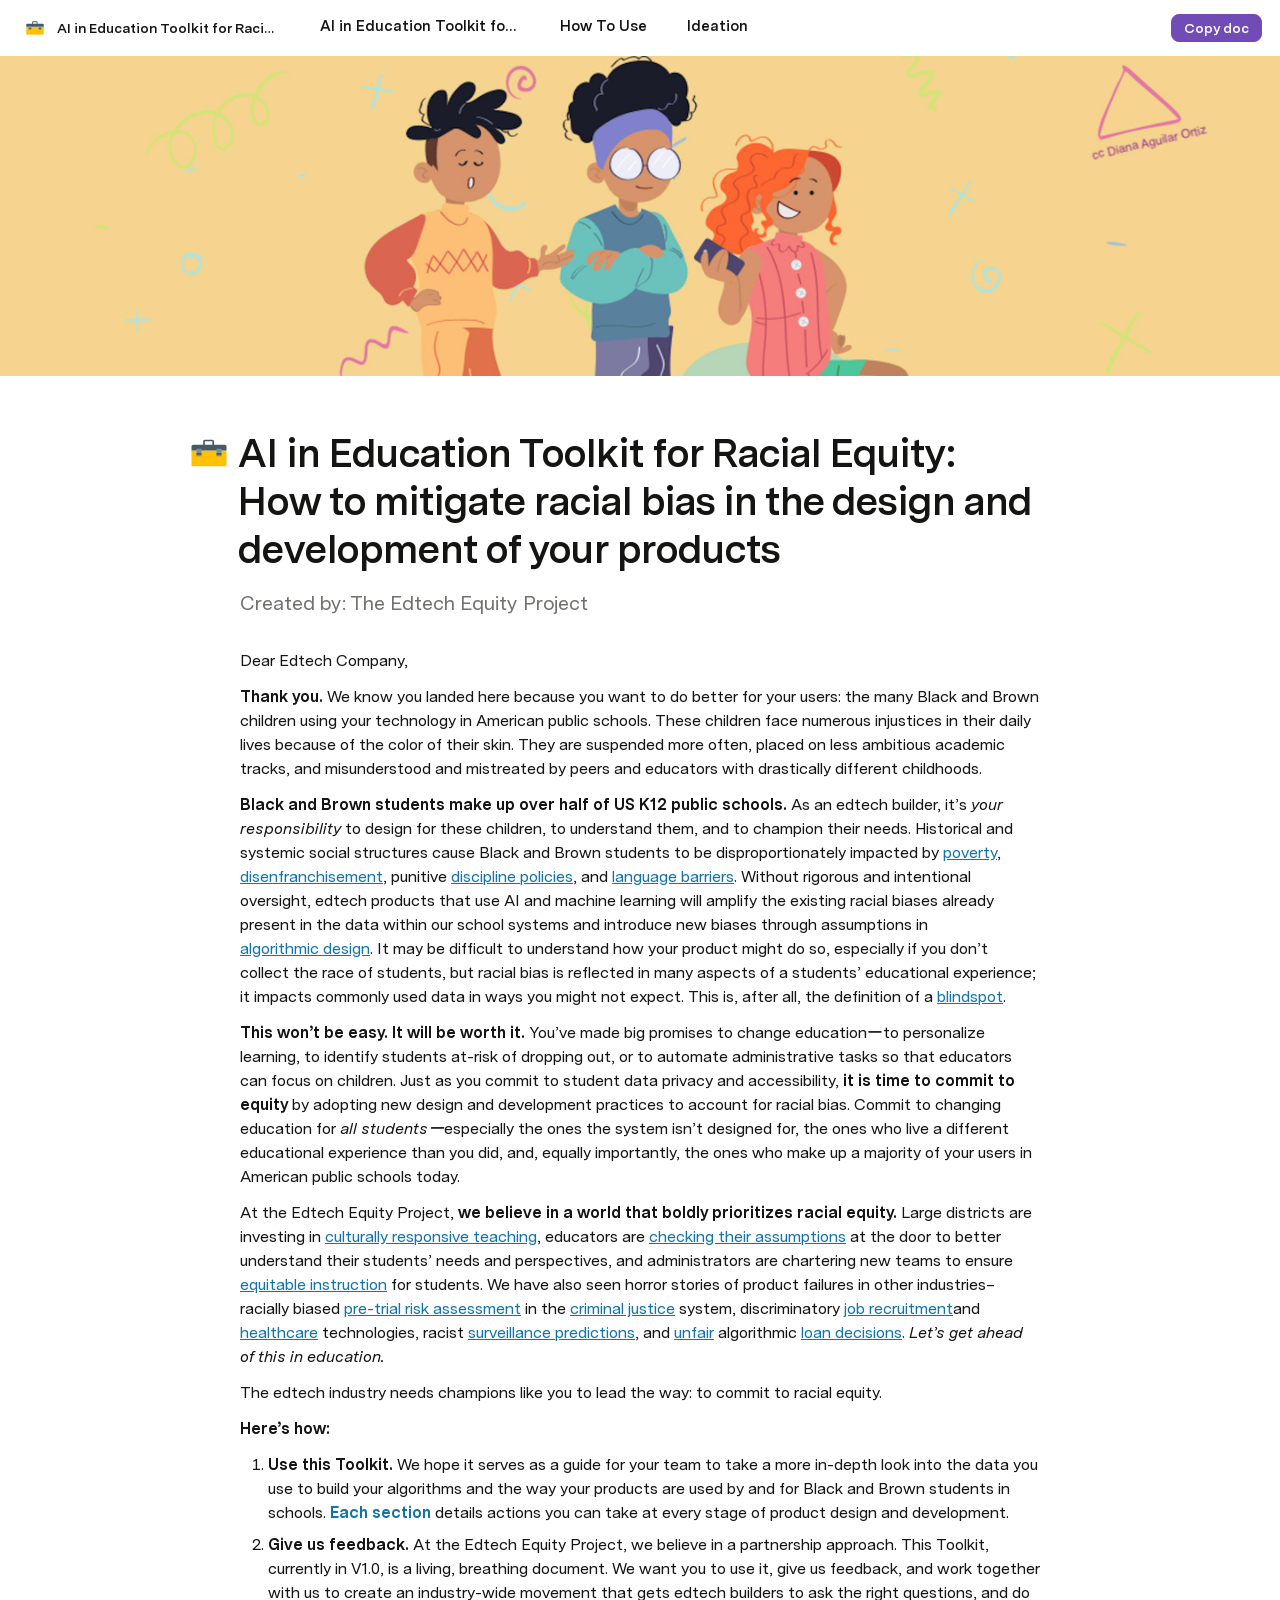
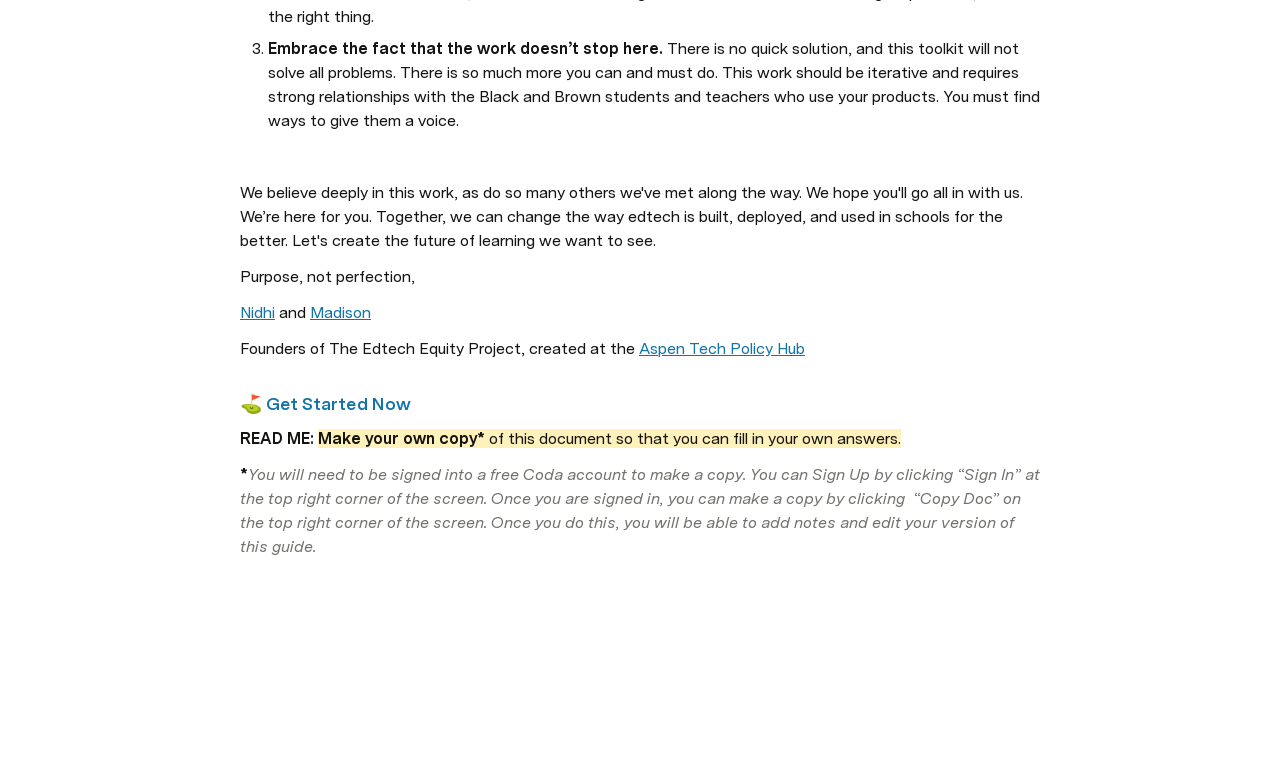
<file: ai-toolkit-website/v1.0/index.html>
<!DOCTYPE html>
<html lang="en">
<head>
  <meta charset="UTF-8">
  <meta name="viewport" content="width=device-width, initial-scale=1.0">
  <title>AI in Education Toolkit for Racial Equity</title>
  <link rel="stylesheet" href="css/style.css">
</head>
<body data-page="home">
  <div id="site-nav"></div>

  <img class="cover" src="assets/images/cover.jpg" alt="">

  <main class="page">
    <div id="page-actions"></div>

    <div class="page-header">
      <img class="page-icon" src="assets/icons/toolbox.svg" alt="">
      <h1 class="page-title">AI in Education Toolkit for Racial Equity: How to mitigate racial bias in the design and development of your products</h1>
    </div>
    <div class="page-subtitle">Created by: The Edtech Equity Project</div>

    <div class="page-body" id="page-content">
      <p>Dear Edtech Company,</p>

      <p><strong>Thank you.</strong> We know you landed here because you want to do better for your users: the many Black and Brown children using your technology in American public schools. These children face numerous injustices in their daily lives because of the color of their skin. They are suspended more often, placed on less ambitious academic tracks, and misunderstood and mistreated by peers and educators with drastically different childhoods.</p>

      <p><strong>Black and Brown students make up over half of US K12 public schools.</strong> As an edtech builder, it’s <em>your responsibility</em> to design for these children, to understand them, and to champion their needs. Historical and systemic social structures cause Black and Brown students to be disproportionately impacted by <a href="https://www.theatlantic.com/education/archive/2016/02/concentration-poverty-american-schools/471414/" target="_blank" rel="noopener">poverty</a>, <a href="http://www.reclaimourschools.org/sites/default/files/out-of-control-takeover-report.pdf" target="_blank" rel="noopener">disenfranchisement</a>, punitive <a href="https://www.gao.gov/products/GAO-18-258" target="_blank" rel="noopener"> discipline policies</a>, and <a href="https://www.eschoolnews.com/2019/01/16/language-barriers-still-impede-home-school-communication/2/" target="_blank" rel="noopener">language barriers</a>. Without rigorous and intentional oversight, edtech products that use AI and machine learning will amplify the existing racial biases already present in the data within our school systems and introduce new biases through assumptions in <a href="https://automating.nyc/" target="_blank" rel="noopener">algorithmic design</a>. It may be difficult to understand how your product might do so, especially if you don’t collect the race of students, but racial bias is reflected in many aspects of a students’ educational experience; it impacts commonly used data in ways you might not expect. This is, after all, the definition of a <a href="https://www.ideo.com/blog/ai-needs-an-ethical-compass-this-tool-can-help" target="_blank" rel="noopener">blindspot</a>.</p>

      <p><strong>This won’t be easy. It will be worth it.</strong> You’ve made big promises to change educationーto personalize learning, to identify students at-risk of dropping out, or to automate administrative tasks so that educators can focus on children. Just as you commit to student data privacy and accessibility, <strong>it is time to commit to equity</strong> by adopting new design and development practices to account for racial bias. Commit to changing education for <em>all studentsー</em>especially the ones the system isn’t designed for, the ones who live a different educational experience than you did, and, equally importantly, the ones who make up a majority of your users in American public schools today.</p>

      <p>At the Edtech Equity Project, <strong>we believe in a world that boldly prioritizes racial equity.</strong> Large districts are investing in <a href="https://www.wsj.com/articles/new-york-city-set-to-adopt-culturally-responsive-education-in-schools-11564606684" target="_blank" rel="noopener">culturally responsive teaching</a>, educators are <a href="https://www.edx.org/course/becoming-a-more-equitable-educator-mindsets-and-practices?utm_campaign=mitx&amp;utm_medium=partner-marketing&amp;utm_source=email&amp;utm_content=tslemail" target="_blank" rel="noopener">checking their assumptions</a> at the door to better understand their students’ needs and perspectives, and administrators are chartering new teams to ensure <a href="https://cps.edu/News/Press_releases/Pages/PR1_05_17_2019.aspx" target="_blank" rel="noopener">equitable instruction</a> for students. We have also seen horror stories of product failures in other industries–racially biased <a href="https://www.aclu.org/issues/privacy-technology/surveillance-technologies/ai-and-criminal-justice-devil-data" target="_blank" rel="noopener">pre-trial risk assessment</a> in the <a href="https://www.propublica.org/article/machine-bias-risk-assessments-in-criminal-sentencing" target="_blank" rel="noopener">criminal justice</a> system, discriminatory <a href="https://www.nytimes.com/2018/06/21/opinion/facial-analysis-technology-bias.html" target="_blank" rel="noopener">job recruitment</a>and <a href="https://science.sciencemag.org/content/366/6464/447.full?fbclid=IwAR1pi-H-ugYh3-nW0lt5Qmhd693JVwqS-0zuFZZAAXt74ojKXIFsxPU3ias" target="_blank" rel="noopener">healthcare</a> technologies, racist <a href="https://www.cnn.com/2019/12/19/tech/facial-recognition-study-racial-bias/index.html" target="_blank" rel="noopener">surveillance predictions</a>, and <a href="https://faculty.haas.berkeley.edu/morse/research/papers/discrim.pdf" target="_blank" rel="noopener">unfair</a> algorithmic <a href="https://www.techtimes.com/articles/240769/20190402/ai-perpetuating-human-bias-in-the-lending-space.htm" target="_blank" rel="noopener">loan decisions</a>. <em>Let’s get ahead of this in education.</em></p>

      <p>The edtech industry needs champions like you to lead the way: to commit to racial equity.</p>

      <p><strong>Here’s how:</strong></p>

      <ol>
        <li><strong>Use this Toolkit.</strong> We hope it serves as a guide for your team to take a more in-depth look into the data you use to build your algorithms and the way your products are used by and for Black and Brown students in schools. <a class="doc-link" href="how-to-use.html">Each section</a> details actions you can take at every stage of product design and development.</li>
        <li><strong>Give us feedback.</strong> At the Edtech Equity Project, we believe in a partnership approach. This Toolkit, currently in V1.0, is a living, breathing document. We want you to use it, give us feedback, and work together with us to create an industry-wide movement that gets edtech builders to ask the right questions, and do the right thing.</li>
        <li><strong>Embrace the fact that the work doesn’t stop here.</strong> There is no quick solution, and this toolkit will not solve all problems. There is so much more you can and must do. This work should be iterative and requires strong relationships with the Black and Brown students and teachers who use your products. You must find ways to give them a voice.</li>
      </ol>

      <div class="spacer"></div>

      <p>We believe deeply in this work, as do so many others we've met along the way. We hope you'll go all in with us. We’re here for you. Together, we can change the way edtech is built, deployed, and used in schools for the better. Let's create the future of learning we want to see.</p>

      <p>Purpose, not perfection,</p>

      <p><a href="mailto:nidhi.hebbar@gmail.com">Nidhi</a> and <a href="mailto:madisonrjacobs@gmail.com">Madison</a></p>

      <p>Founders of The Edtech Equity Project, created at the <a href="https://aspentechpolicyhub.org/" target="_blank" rel="noopener">Aspen Tech Policy Hub</a></p>

      <h3>⛳️ <a class="doc-link" href="how-to-use.html">Get Started Now</a></h3>

      <p><strong>READ ME: </strong><span class="highlight"><strong>Make your own copy*</strong> of this document so that you can fill in your own answers.</span></p>

      <p><strong>*</strong><em class="muted">You will need to be signed into a free Coda account to make a copy. You can Sign Up by clicking “Sign In” at the top right corner of the screen. Once you are signed in, you can make a copy by clicking&nbsp; “Copy Doc” on the top right corner of the screen. Once you do this, you will be able to add notes and edit your version of this guide.</em></p>
    </div>
  </main>

  <script src="js/nav.js"></script>
</body>
</html>
</file>
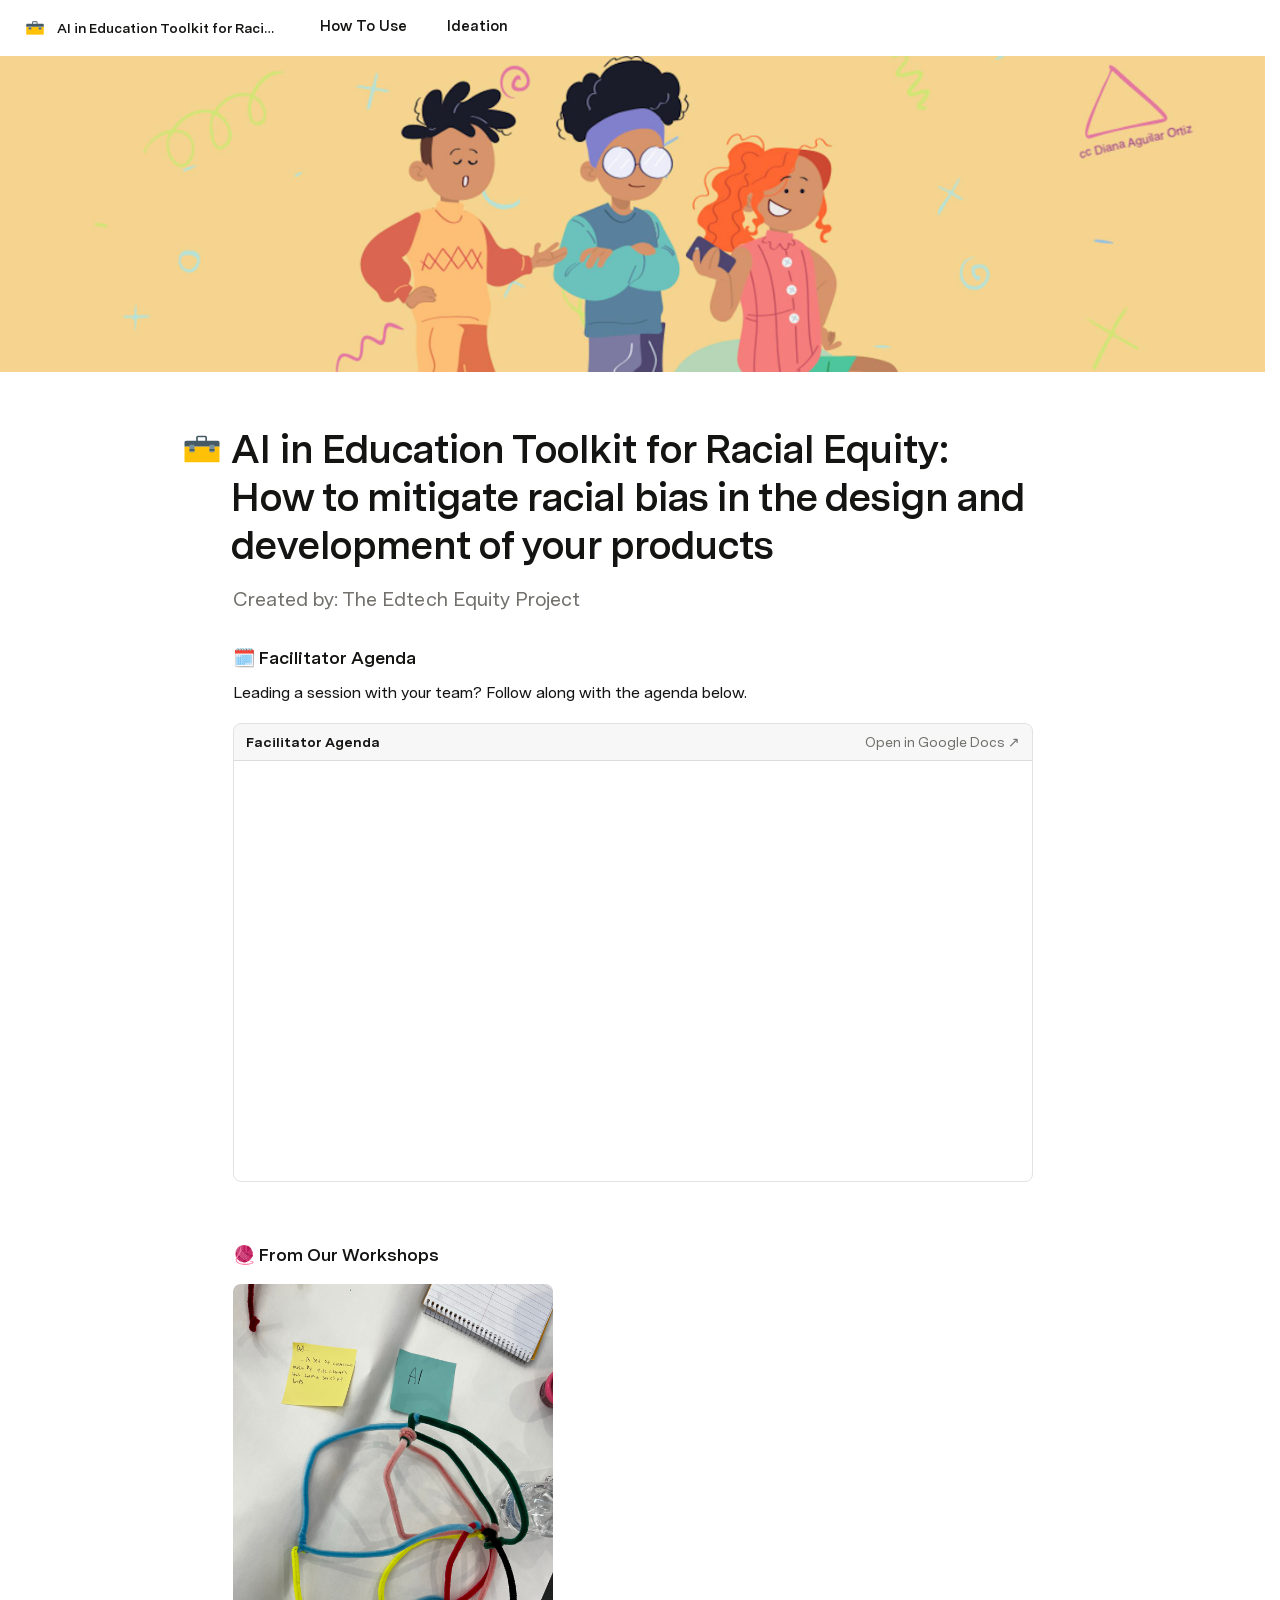
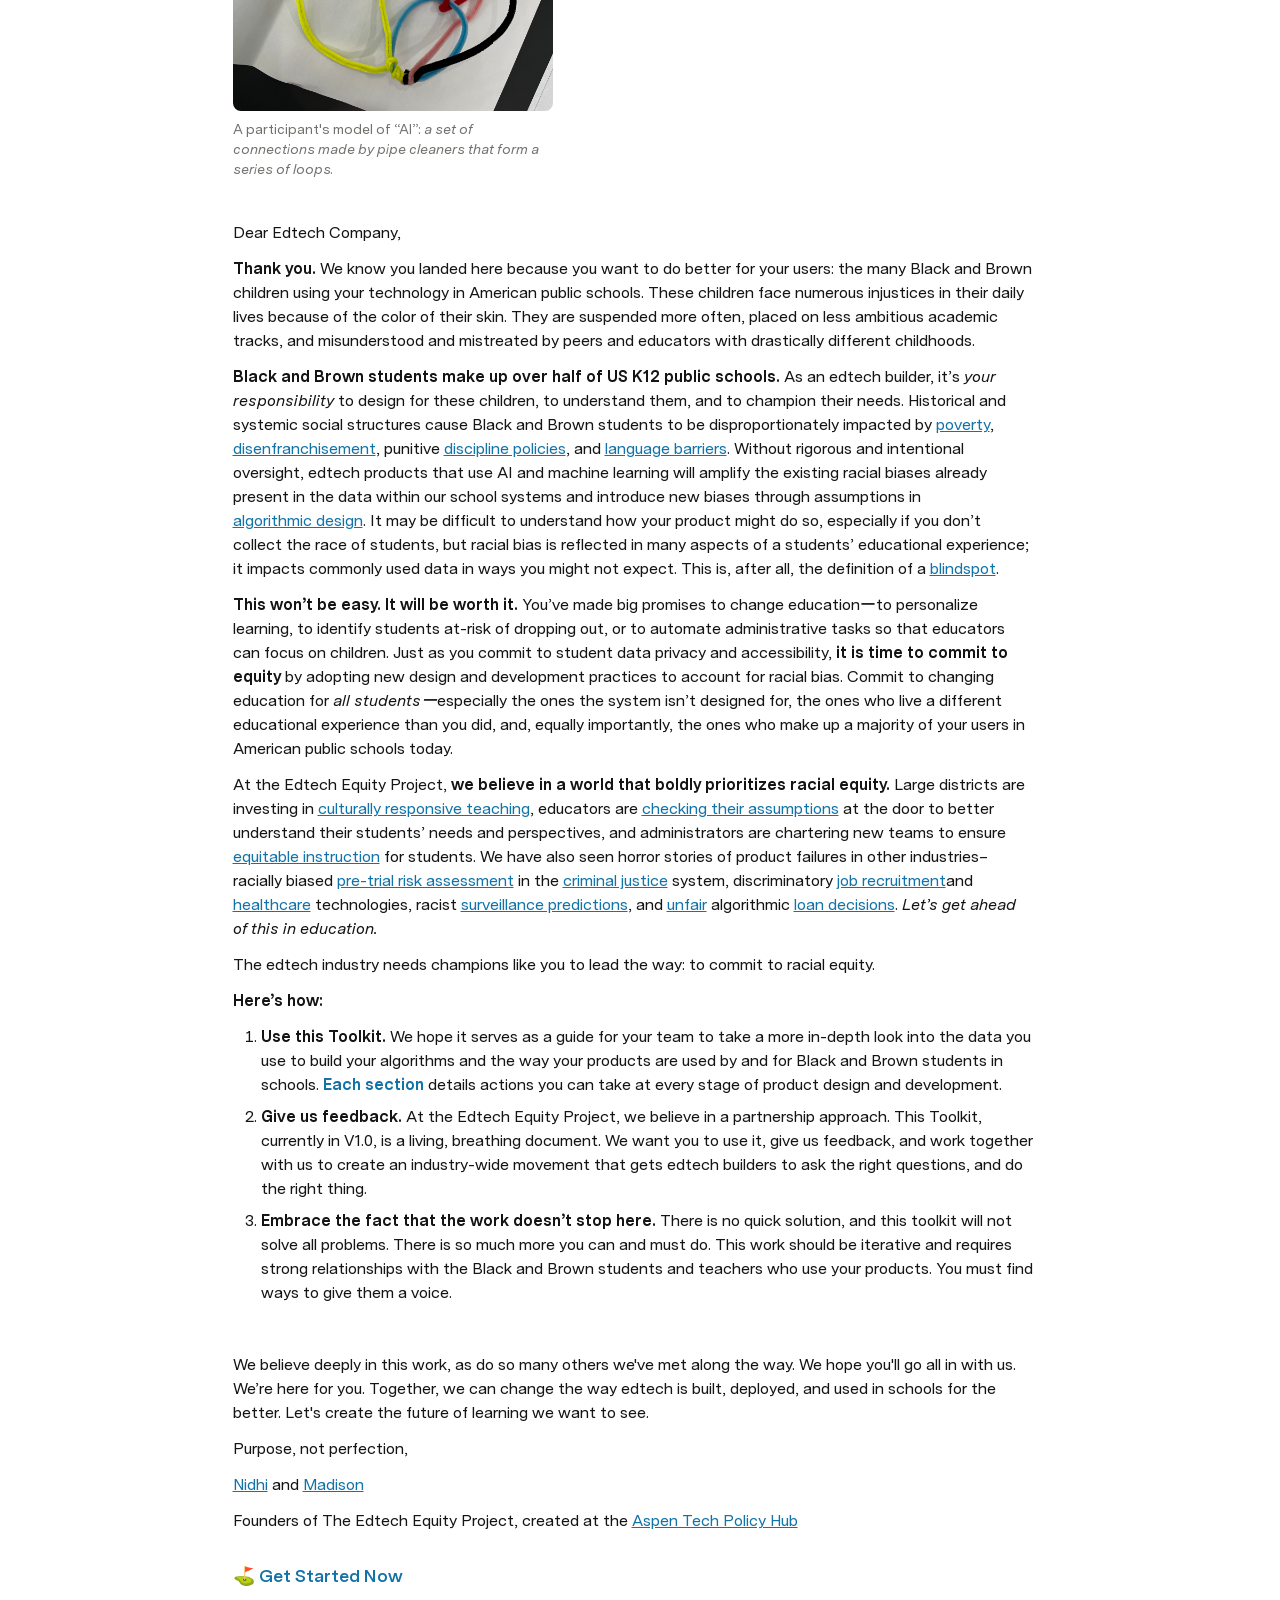
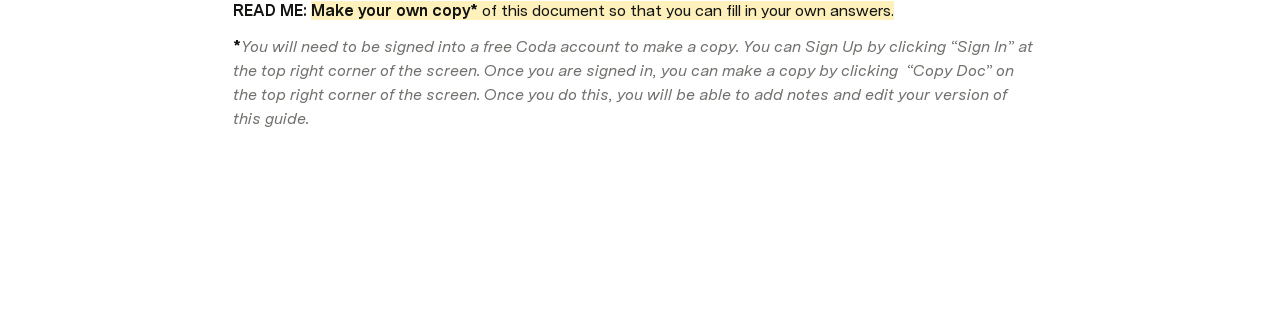
<file: ai-toolkit-website/v2.1/index.html>
<!DOCTYPE html>
<html lang="en">
<head>
  <meta charset="UTF-8">
  <meta name="viewport" content="width=device-width, initial-scale=1.0">
  <title>AI in Education Toolkit for Racial Equity</title>
  <link rel="stylesheet" href="css/style.css">
</head>
<body data-page="home">
  <header class="topbar">
    <a class="doc-title" href="index.html">
      <img src="assets/icons/toolbox.svg" alt="" width="20" height="20"><span>AI in Education Toolkit for Racial Equity</span>
    </a>
    <nav class="tabs" aria-label="Pages">
      <a class="tab" href="how-to-use.html" title="How To Use"><span>How To Use</span></a>
      <a class="tab" href="ideation.html" title="Ideation"><span>Ideation</span></a>
    </nav>
  </header>

  <img class="cover" src="assets/images/cover.jpg" alt="">

  <main class="page">
    <div class="page-header">
      <img class="page-icon" src="assets/icons/toolbox.svg" alt="">
      <h1 class="page-title">AI in Education Toolkit for Racial Equity: How to mitigate racial bias in the design and development of your products</h1>
    </div>
    <div class="page-subtitle">Created by: The Edtech Equity Project</div>

    <div class="page-body" id="page-content">
      <!-- Facilitator Agenda: Google Doc preview -->
      <h3>🗓️ Facilitator Agenda</h3>
      <p>Leading a session with your team? Follow along with the agenda below.</p>
      <figure style="margin: 12px 0 0; border: 1px solid var(--row-border); border-radius: 8px; overflow: hidden;">
        <div style="display: flex; align-items: center; gap: 8px; padding: 8px 12px; border-bottom: 1px solid var(--row-border); background: rgba(20, 20, 19, 0.03); font-size: 14px; line-height: 20px;">
          <strong>Facilitator Agenda</strong>
          <a href="https://docs.google.com/document/d/1glvsSKcsQkT9mj2i66tnpIPmQK5_EReJUVAQe_MkJkc/edit?tab=t.0" target="_blank" rel="noopener" style="margin-left: auto; color: var(--text-muted); text-decoration: none;">Open in Google Docs ↗</a>
        </div>
        <iframe src="https://docs.google.com/document/d/1glvsSKcsQkT9mj2i66tnpIPmQK5_EReJUVAQe_MkJkc/preview" title="Facilitator Agenda" style="display: block; width: 100%; height: 420px; border: 0;"></iframe>
      </figure>

      <div class="spacer"></div>

      <!-- Workshop photo (saved locally from Google Drive) -->
      <h3>🧶 From Our Workshops</h3>
      <figure style="width: 320px; max-width: 100%; margin: 12px 0 0;">
        <img src="assets/images/featured.jpg" alt="A pipe-cleaner model of AI: colored loops connected at several points, next to sticky notes labeled AI" style="display: block; width: 100%; height: auto; border-radius: 8px;">
        <figcaption style="margin-top: 8px; font-size: 14px; line-height: 20px; color: var(--text-muted);">A participant's model of “AI”: <em>a set of connections made by pipe cleaners that form a series of loops.</em></figcaption>
      </figure>

      <div class="spacer"></div>

      <p>Dear Edtech Company,</p>

      <p><strong>Thank you.</strong> We know you landed here because you want to do better for your users: the many Black and Brown children using your technology in American public schools. These children face numerous injustices in their daily lives because of the color of their skin. They are suspended more often, placed on less ambitious academic tracks, and misunderstood and mistreated by peers and educators with drastically different childhoods.</p>

      <p><strong>Black and Brown students make up over half of US K12 public schools.</strong> As an edtech builder, it’s <em>your responsibility</em> to design for these children, to understand them, and to champion their needs. Historical and systemic social structures cause Black and Brown students to be disproportionately impacted by <a href="https://www.theatlantic.com/education/archive/2016/02/concentration-poverty-american-schools/471414/" target="_blank" rel="noopener">poverty</a>, <a href="http://www.reclaimourschools.org/sites/default/files/out-of-control-takeover-report.pdf" target="_blank" rel="noopener">disenfranchisement</a>, punitive <a href="https://www.gao.gov/products/GAO-18-258" target="_blank" rel="noopener"> discipline policies</a>, and <a href="https://www.eschoolnews.com/2019/01/16/language-barriers-still-impede-home-school-communication/2/" target="_blank" rel="noopener">language barriers</a>. Without rigorous and intentional oversight, edtech products that use AI and machine learning will amplify the existing racial biases already present in the data within our school systems and introduce new biases through assumptions in <a href="https://automating.nyc/" target="_blank" rel="noopener">algorithmic design</a>. It may be difficult to understand how your product might do so, especially if you don’t collect the race of students, but racial bias is reflected in many aspects of a students’ educational experience; it impacts commonly used data in ways you might not expect. This is, after all, the definition of a <a href="https://www.ideo.com/blog/ai-needs-an-ethical-compass-this-tool-can-help" target="_blank" rel="noopener">blindspot</a>.</p>

      <p><strong>This won’t be easy. It will be worth it.</strong> You’ve made big promises to change educationーto personalize learning, to identify students at-risk of dropping out, or to automate administrative tasks so that educators can focus on children. Just as you commit to student data privacy and accessibility, <strong>it is time to commit to equity</strong> by adopting new design and development practices to account for racial bias. Commit to changing education for <em>all studentsー</em>especially the ones the system isn’t designed for, the ones who live a different educational experience than you did, and, equally importantly, the ones who make up a majority of your users in American public schools today.</p>

      <p>At the Edtech Equity Project, <strong>we believe in a world that boldly prioritizes racial equity.</strong> Large districts are investing in <a href="https://www.wsj.com/articles/new-york-city-set-to-adopt-culturally-responsive-education-in-schools-11564606684" target="_blank" rel="noopener">culturally responsive teaching</a>, educators are <a href="https://www.edx.org/course/becoming-a-more-equitable-educator-mindsets-and-practices?utm_campaign=mitx&amp;utm_medium=partner-marketing&amp;utm_source=email&amp;utm_content=tslemail" target="_blank" rel="noopener">checking their assumptions</a> at the door to better understand their students’ needs and perspectives, and administrators are chartering new teams to ensure <a href="https://cps.edu/News/Press_releases/Pages/PR1_05_17_2019.aspx" target="_blank" rel="noopener">equitable instruction</a> for students. We have also seen horror stories of product failures in other industries–racially biased <a href="https://www.aclu.org/issues/privacy-technology/surveillance-technologies/ai-and-criminal-justice-devil-data" target="_blank" rel="noopener">pre-trial risk assessment</a> in the <a href="https://www.propublica.org/article/machine-bias-risk-assessments-in-criminal-sentencing" target="_blank" rel="noopener">criminal justice</a> system, discriminatory <a href="https://www.nytimes.com/2018/06/21/opinion/facial-analysis-technology-bias.html" target="_blank" rel="noopener">job recruitment</a>and <a href="https://science.sciencemag.org/content/366/6464/447.full?fbclid=IwAR1pi-H-ugYh3-nW0lt5Qmhd693JVwqS-0zuFZZAAXt74ojKXIFsxPU3ias" target="_blank" rel="noopener">healthcare</a> technologies, racist <a href="https://www.cnn.com/2019/12/19/tech/facial-recognition-study-racial-bias/index.html" target="_blank" rel="noopener">surveillance predictions</a>, and <a href="https://faculty.haas.berkeley.edu/morse/research/papers/discrim.pdf" target="_blank" rel="noopener">unfair</a> algorithmic <a href="https://www.techtimes.com/articles/240769/20190402/ai-perpetuating-human-bias-in-the-lending-space.htm" target="_blank" rel="noopener">loan decisions</a>. <em>Let’s get ahead of this in education.</em></p>

      <p>The edtech industry needs champions like you to lead the way: to commit to racial equity.</p>

      <p><strong>Here’s how:</strong></p>

      <ol>
        <li><strong>Use this Toolkit.</strong> We hope it serves as a guide for your team to take a more in-depth look into the data you use to build your algorithms and the way your products are used by and for Black and Brown students in schools. <a class="doc-link" href="how-to-use.html">Each section</a> details actions you can take at every stage of product design and development.</li>
        <li><strong>Give us feedback.</strong> At the Edtech Equity Project, we believe in a partnership approach. This Toolkit, currently in V1.0, is a living, breathing document. We want you to use it, give us feedback, and work together with us to create an industry-wide movement that gets edtech builders to ask the right questions, and do the right thing.</li>
        <li><strong>Embrace the fact that the work doesn’t stop here.</strong> There is no quick solution, and this toolkit will not solve all problems. There is so much more you can and must do. This work should be iterative and requires strong relationships with the Black and Brown students and teachers who use your products. You must find ways to give them a voice.</li>
      </ol>

      <div class="spacer"></div>

      <p>We believe deeply in this work, as do so many others we've met along the way. We hope you'll go all in with us. We’re here for you. Together, we can change the way edtech is built, deployed, and used in schools for the better. Let's create the future of learning we want to see.</p>

      <p>Purpose, not perfection,</p>

      <p><a href="mailto:nidhi.hebbar@gmail.com">Nidhi</a> and <a href="mailto:madisonrjacobs@gmail.com">Madison</a></p>

      <p>Founders of The Edtech Equity Project, created at the <a href="https://aspentechpolicyhub.org/" target="_blank" rel="noopener">Aspen Tech Policy Hub</a></p>

      <h3>⛳️ <a class="doc-link" href="how-to-use.html">Get Started Now</a></h3>

      <p><strong>READ ME: </strong><span class="highlight"><strong>Make your own copy*</strong> of this document so that you can fill in your own answers.</span></p>

      <p><strong>*</strong><em class="muted">You will need to be signed into a free Coda account to make a copy. You can Sign Up by clicking “Sign In” at the top right corner of the screen. Once you are signed in, you can make a copy by clicking&nbsp; “Copy Doc” on the top right corner of the screen. Once you do this, you will be able to add notes and edit your version of this guide.</em></p>
    </div>
  </main>

</body>
</html>
</file>
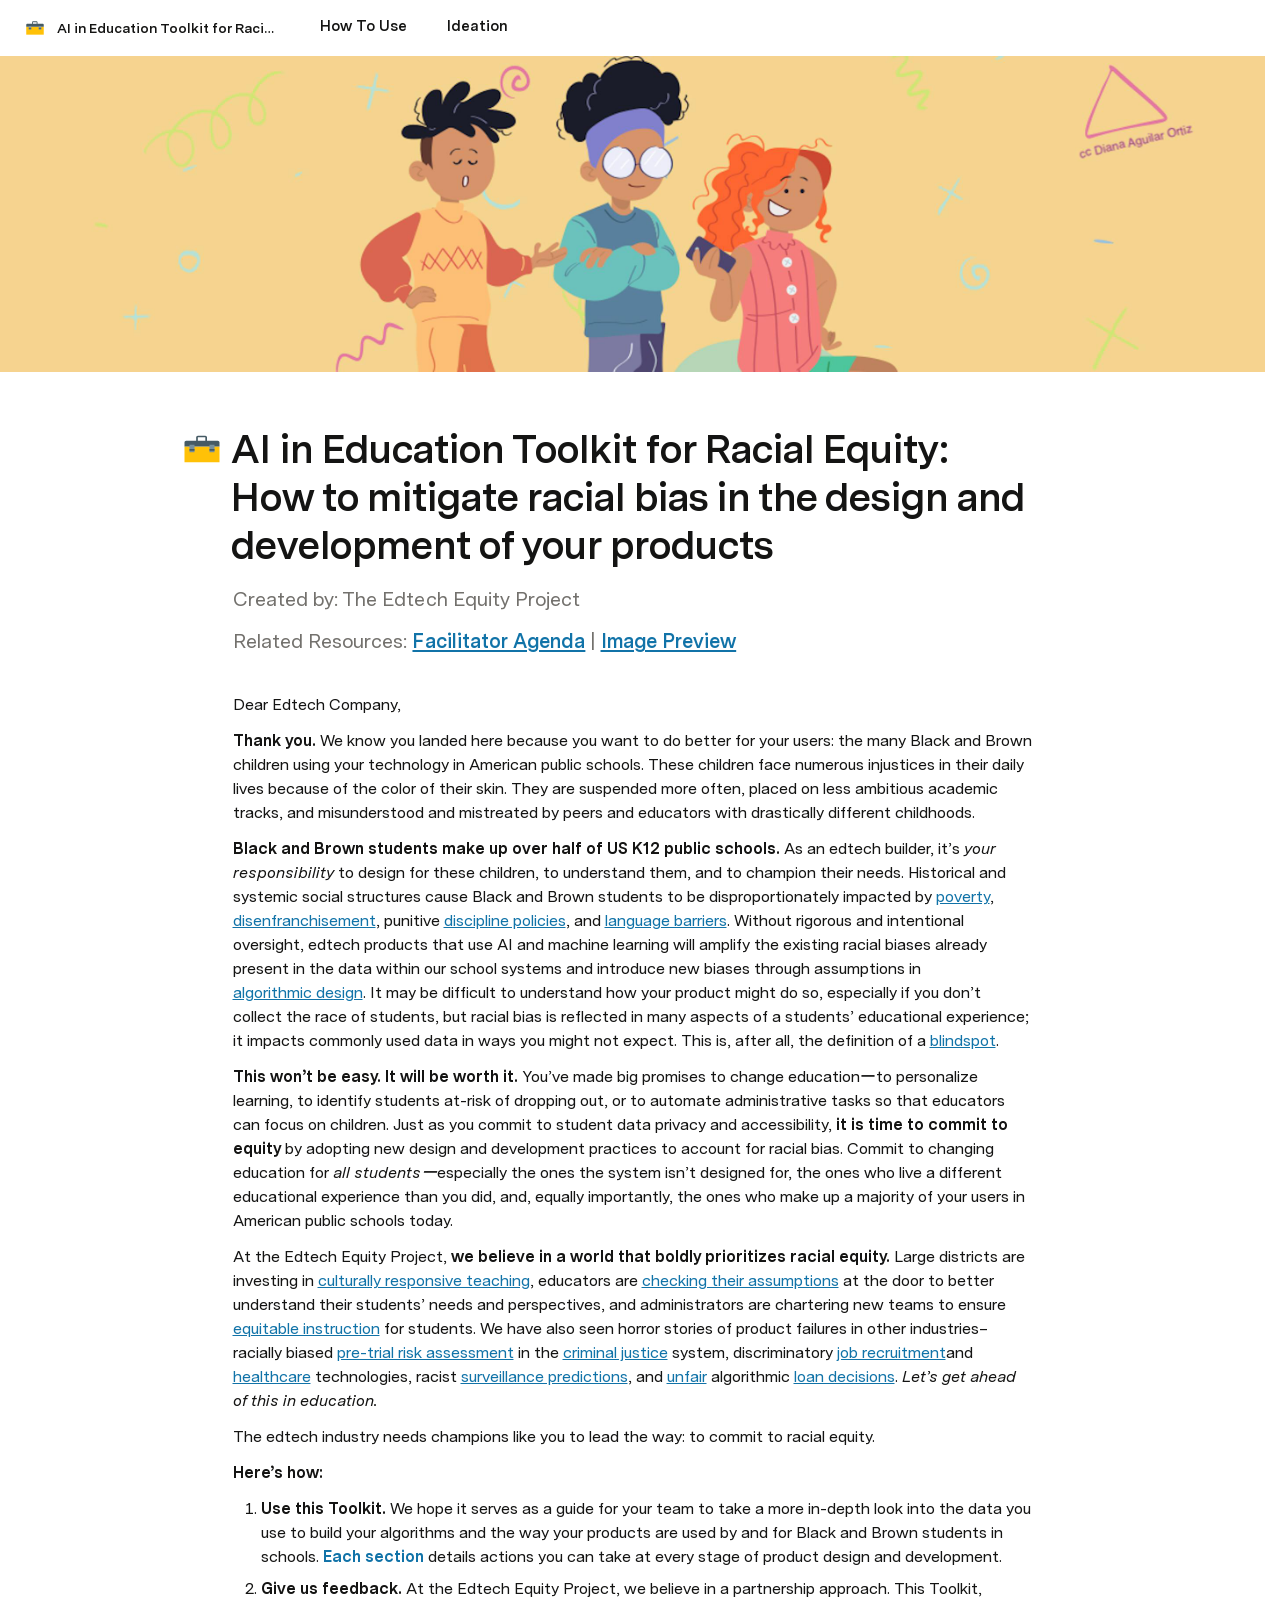
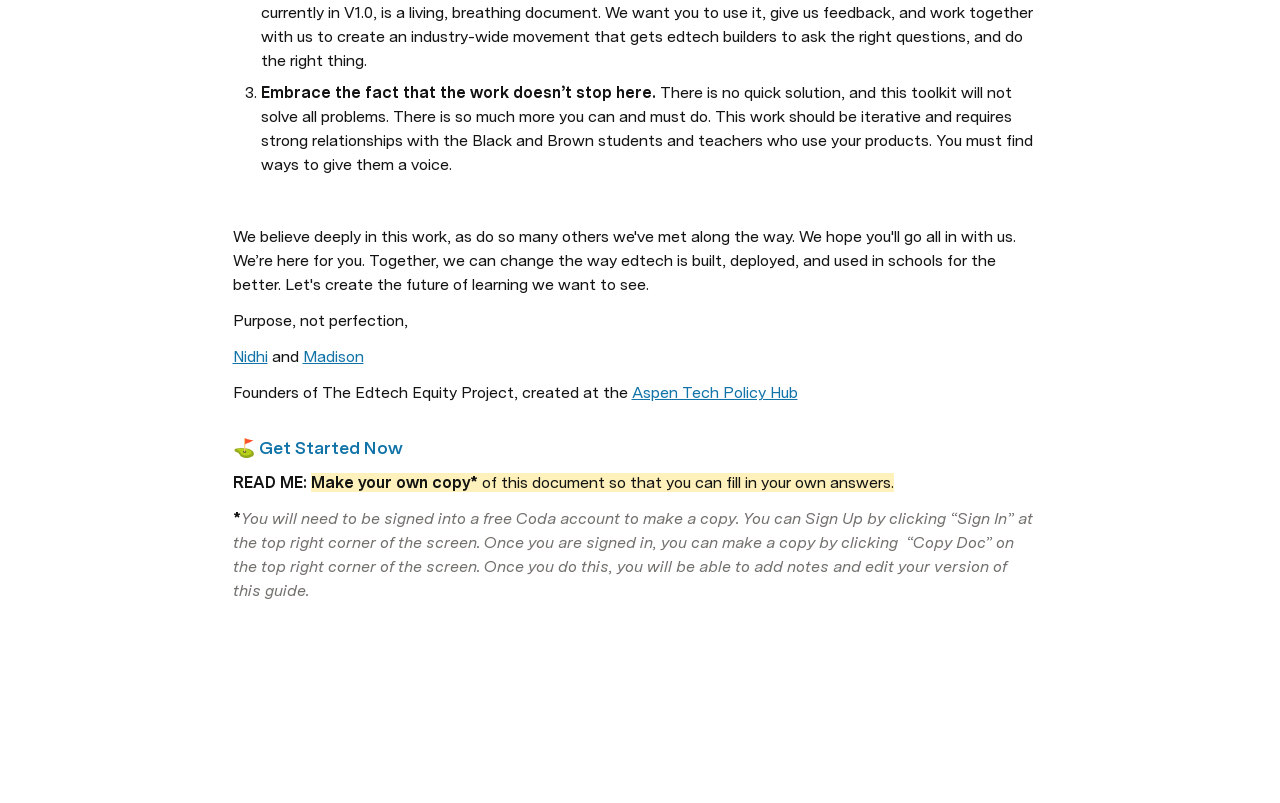
<file: ai-toolkit-website/v2.2/index.html>
<!DOCTYPE html>
<html lang="en">
<head>
  <meta charset="UTF-8">
  <meta name="viewport" content="width=device-width, initial-scale=1.0">
  <title>AI in Education Toolkit for Racial Equity</title>
  <link rel="stylesheet" href="css/style.css">
</head>
<body data-page="home">
  <header class="topbar">
    <a class="doc-title" href="index.html">
      <img src="assets/icons/toolbox.svg" alt="" width="20" height="20"><span>AI in Education Toolkit for Racial Equity</span>
    </a>
    <nav class="tabs" aria-label="Pages">
      <a class="tab" href="how-to-use.html" title="How To Use"><span>How To Use</span></a>
      <a class="tab" href="ideation.html" title="Ideation"><span>Ideation</span></a>
    </nav>
  </header>

  <img class="cover" src="assets/images/cover.jpg" alt="">

  <main class="page">
    <div class="page-header">
      <img class="page-icon" src="assets/icons/toolbox.svg" alt="">
      <h1 class="page-title">AI in Education Toolkit for Racial Equity: How to mitigate racial bias in the design and development of your products</h1>
    </div>
    <div class="page-subtitle">Created by: The Edtech Equity Project</div>

    <p class="page-resource-link"><span>Related Resources:</span> <a href="https://docs.google.com/document/d/1glvsSKcsQkT9mj2i66tnpIPmQK5_EReJUVAQe_MkJkc/edit?tab=t.0" target="_blank" rel="noopener">Facilitator Agenda</a> | <a href="https://drive.google.com/file/d/1fKJIaJ5bzMIEhyGajKo7ejlCTTgNW-m0/view?usp=drive_link" target="_blank" rel="noopener">Image Preview</a></p>

    <div class="page-body" id="page-content">
      <p>Dear Edtech Company,</p>

      <p><strong>Thank you.</strong> We know you landed here because you want to do better for your users: the many Black and Brown children using your technology in American public schools. These children face numerous injustices in their daily lives because of the color of their skin. They are suspended more often, placed on less ambitious academic tracks, and misunderstood and mistreated by peers and educators with drastically different childhoods.</p>

      <p><strong>Black and Brown students make up over half of US K12 public schools.</strong> As an edtech builder, it’s <em>your responsibility</em> to design for these children, to understand them, and to champion their needs. Historical and systemic social structures cause Black and Brown students to be disproportionately impacted by <a href="https://www.theatlantic.com/education/archive/2016/02/concentration-poverty-american-schools/471414/" target="_blank" rel="noopener">poverty</a>, <a href="http://www.reclaimourschools.org/sites/default/files/out-of-control-takeover-report.pdf" target="_blank" rel="noopener">disenfranchisement</a>, punitive <a href="https://www.gao.gov/products/GAO-18-258" target="_blank" rel="noopener"> discipline policies</a>, and <a href="https://www.eschoolnews.com/2019/01/16/language-barriers-still-impede-home-school-communication/2/" target="_blank" rel="noopener">language barriers</a>. Without rigorous and intentional oversight, edtech products that use AI and machine learning will amplify the existing racial biases already present in the data within our school systems and introduce new biases through assumptions in <a href="https://automating.nyc/" target="_blank" rel="noopener">algorithmic design</a>. It may be difficult to understand how your product might do so, especially if you don’t collect the race of students, but racial bias is reflected in many aspects of a students’ educational experience; it impacts commonly used data in ways you might not expect. This is, after all, the definition of a <a href="https://www.ideo.com/blog/ai-needs-an-ethical-compass-this-tool-can-help" target="_blank" rel="noopener">blindspot</a>.</p>

      <p><strong>This won’t be easy. It will be worth it.</strong> You’ve made big promises to change educationーto personalize learning, to identify students at-risk of dropping out, or to automate administrative tasks so that educators can focus on children. Just as you commit to student data privacy and accessibility, <strong>it is time to commit to equity</strong> by adopting new design and development practices to account for racial bias. Commit to changing education for <em>all studentsー</em>especially the ones the system isn’t designed for, the ones who live a different educational experience than you did, and, equally importantly, the ones who make up a majority of your users in American public schools today.</p>

      <p>At the Edtech Equity Project, <strong>we believe in a world that boldly prioritizes racial equity.</strong> Large districts are investing in <a href="https://www.wsj.com/articles/new-york-city-set-to-adopt-culturally-responsive-education-in-schools-11564606684" target="_blank" rel="noopener">culturally responsive teaching</a>, educators are <a href="https://www.edx.org/course/becoming-a-more-equitable-educator-mindsets-and-practices?utm_campaign=mitx&amp;utm_medium=partner-marketing&amp;utm_source=email&amp;utm_content=tslemail" target="_blank" rel="noopener">checking their assumptions</a> at the door to better understand their students’ needs and perspectives, and administrators are chartering new teams to ensure <a href="https://cps.edu/News/Press_releases/Pages/PR1_05_17_2019.aspx" target="_blank" rel="noopener">equitable instruction</a> for students. We have also seen horror stories of product failures in other industries–racially biased <a href="https://www.aclu.org/issues/privacy-technology/surveillance-technologies/ai-and-criminal-justice-devil-data" target="_blank" rel="noopener">pre-trial risk assessment</a> in the <a href="https://www.propublica.org/article/machine-bias-risk-assessments-in-criminal-sentencing" target="_blank" rel="noopener">criminal justice</a> system, discriminatory <a href="https://www.nytimes.com/2018/06/21/opinion/facial-analysis-technology-bias.html" target="_blank" rel="noopener">job recruitment</a>and <a href="https://science.sciencemag.org/content/366/6464/447.full?fbclid=IwAR1pi-H-ugYh3-nW0lt5Qmhd693JVwqS-0zuFZZAAXt74ojKXIFsxPU3ias" target="_blank" rel="noopener">healthcare</a> technologies, racist <a href="https://www.cnn.com/2019/12/19/tech/facial-recognition-study-racial-bias/index.html" target="_blank" rel="noopener">surveillance predictions</a>, and <a href="https://faculty.haas.berkeley.edu/morse/research/papers/discrim.pdf" target="_blank" rel="noopener">unfair</a> algorithmic <a href="https://www.techtimes.com/articles/240769/20190402/ai-perpetuating-human-bias-in-the-lending-space.htm" target="_blank" rel="noopener">loan decisions</a>. <em>Let’s get ahead of this in education.</em></p>

      <p>The edtech industry needs champions like you to lead the way: to commit to racial equity.</p>

      <p><strong>Here’s how:</strong></p>

      <ol>
        <li><strong>Use this Toolkit.</strong> We hope it serves as a guide for your team to take a more in-depth look into the data you use to build your algorithms and the way your products are used by and for Black and Brown students in schools. <a class="doc-link" href="how-to-use.html">Each section</a> details actions you can take at every stage of product design and development.</li>
        <li><strong>Give us feedback.</strong> At the Edtech Equity Project, we believe in a partnership approach. This Toolkit, currently in V1.0, is a living, breathing document. We want you to use it, give us feedback, and work together with us to create an industry-wide movement that gets edtech builders to ask the right questions, and do the right thing.</li>
        <li><strong>Embrace the fact that the work doesn’t stop here.</strong> There is no quick solution, and this toolkit will not solve all problems. There is so much more you can and must do. This work should be iterative and requires strong relationships with the Black and Brown students and teachers who use your products. You must find ways to give them a voice.</li>
      </ol>

      <div class="spacer"></div>

      <p>We believe deeply in this work, as do so many others we've met along the way. We hope you'll go all in with us. We’re here for you. Together, we can change the way edtech is built, deployed, and used in schools for the better. Let's create the future of learning we want to see.</p>

      <p>Purpose, not perfection,</p>

      <p><a href="mailto:nidhi.hebbar@gmail.com">Nidhi</a> and <a href="mailto:madisonrjacobs@gmail.com">Madison</a></p>

      <p>Founders of The Edtech Equity Project, created at the <a href="https://aspentechpolicyhub.org/" target="_blank" rel="noopener">Aspen Tech Policy Hub</a></p>

      <h3>⛳️ <a class="doc-link" href="how-to-use.html">Get Started Now</a></h3>

      <p><strong>READ ME: </strong><span class="highlight"><strong>Make your own copy*</strong> of this document so that you can fill in your own answers.</span></p>

      <p><strong>*</strong><em class="muted">You will need to be signed into a free Coda account to make a copy. You can Sign Up by clicking “Sign In” at the top right corner of the screen. Once you are signed in, you can make a copy by clicking&nbsp; “Copy Doc” on the top right corner of the screen. Once you do this, you will be able to add notes and edit your version of this guide.</em></p>
    </div>
  </main>

</body>
</html>
</file>
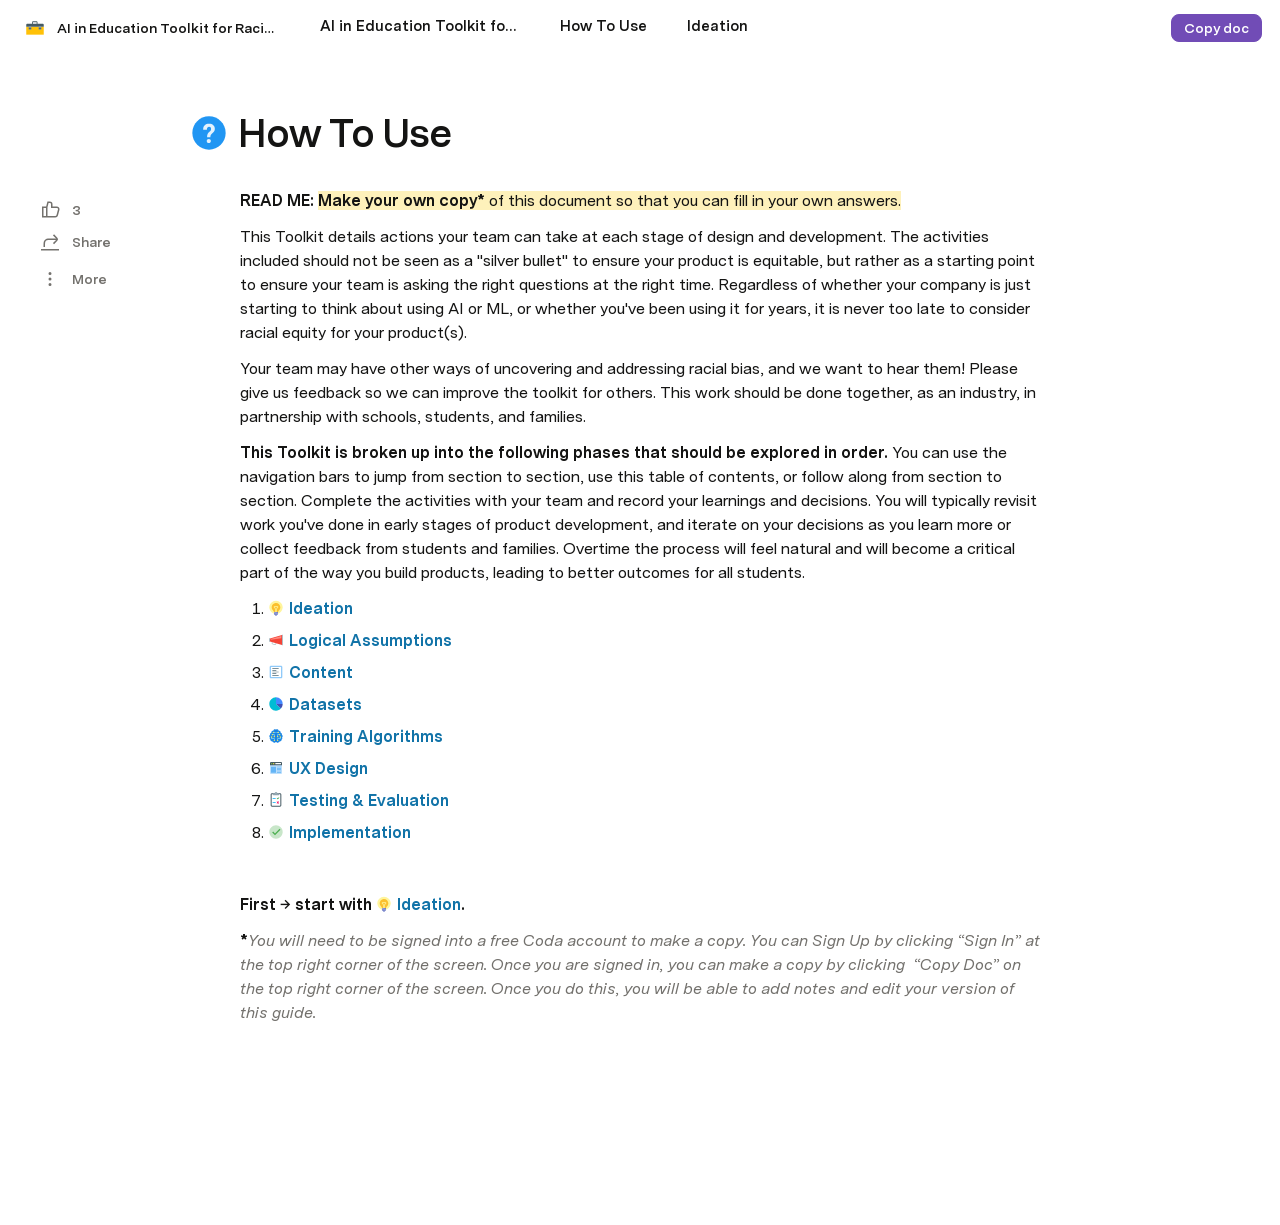
<file: ai-toolkit-website/v1.0/how-to-use.html>
<!DOCTYPE html>
<html lang="en">
<head>
  <meta charset="UTF-8">
  <meta name="viewport" content="width=device-width, initial-scale=1.0">
  <title>How To Use · AI in Education Toolkit for Racial Equity</title>
  <link rel="stylesheet" href="css/style.css">
</head>
<body data-page="how-to-use">
  <div id="site-nav"></div>

  <main class="page">
    <div id="page-actions"></div>

    <div class="page-header">
      <img class="page-icon" src="assets/icons/help.svg" alt="">
      <h1 class="page-title">How To Use</h1>
    </div>

    <div class="page-body" id="page-content">
      <p><strong>READ ME: </strong><span class="highlight"><strong>Make your own copy*</strong> of this document so that you can fill in your own answers.</span></p>

      <p>This Toolkit details actions your team can take at each stage of design and development. The activities included should not be seen as a "silver bullet" to ensure your product is equitable, but rather as a starting point to ensure your team is asking the right questions at the right time. Regardless of whether your company is just starting to think about using AI or ML, or whether you've been using it for years, it is never too late to consider racial equity for your product(s).</p>

      <p>Your team may have other ways of uncovering and addressing racial bias, and we want to hear them! Please give us feedback so we can improve the toolkit for others. This work should be done together, as an industry, in partnership with schools, students, and families.</p>

      <p><strong>This Toolkit is broken up into the following phases that should be explored in order.</strong> You can use the navigation bars to jump from section to section, use this table of contents, or follow along from section to section. Complete the activities with your team and record your learnings and decisions. You will typically revisit work you've done in early stages of product development, and iterate on your decisions as you learn more or collect feedback from students and families. Overtime the process will feel natural and will become a critical part of the way you build products, leading to better outcomes for all students.</p>

      <!-- Only Ideation is built locally; the other phases link to the original doc for now. -->
      <ol>
        <li><a class="doc-link" href="ideation.html#page-content"><img src="assets/icons/idea.svg" alt="">Ideation</a></li>
        <li><a class="doc-link" href="https://docs.superhuman.com/@edtechequity/edtech-ai-toolkit-for-racial-equity/logical-assumptions-19" target="_blank" rel="noopener"><img src="assets/icons/megaphone.svg" alt="">Logical Assumptions</a></li>
        <li><a class="doc-link" href="https://docs.superhuman.com/@edtechequity/edtech-ai-toolkit-for-racial-equity/content-18" target="_blank" rel="noopener"><img src="assets/icons/align-cell-content-left.svg" alt="">Content</a></li>
        <li><a class="doc-link" href="https://docs.superhuman.com/@edtechequity/edtech-ai-toolkit-for-racial-equity/datasets-36" target="_blank" rel="noopener"><img src="assets/icons/pie-chart.svg" alt="">Datasets</a></li>
        <li><a class="doc-link" href="https://docs.superhuman.com/@edtechequity/edtech-ai-toolkit-for-racial-equity/training-algorithms-21" target="_blank" rel="noopener"><img src="assets/icons/artificial-intelligence.svg" alt="">Training Algorithms</a></li>
        <li><a class="doc-link" href="https://docs.superhuman.com/@edtechequity/edtech-ai-toolkit-for-racial-equity/ux-design-22" target="_blank" rel="noopener"><img src="assets/icons/web-design.svg" alt="">UX Design</a></li>
        <li><a class="doc-link" href="https://docs.superhuman.com/@edtechequity/edtech-ai-toolkit-for-racial-equity/testing-evaluation-23" target="_blank" rel="noopener"><img src="assets/icons/test-partial-passed.svg" alt="">Testing &amp; Evaluation</a></li>
        <li><a class="doc-link" href="https://docs.superhuman.com/@edtechequity/edtech-ai-toolkit-for-racial-equity/implementation-24" target="_blank" rel="noopener"><img src="assets/icons/checked.svg" alt="">Implementation</a></li>
      </ol>

      <div class="spacer"></div>

      <p><strong>First → start with <a class="doc-link" href="ideation.html#page-content"><img src="assets/icons/idea.svg" alt="">Ideation</a>.</strong></p>

      <p><strong>*</strong><em class="muted">You will need to be signed into a free Coda account to make a copy. You can Sign Up by clicking “Sign In” at the top right corner of the screen. Once you are signed in, you can make a copy by clicking&nbsp; “Copy Doc” on the top right corner of the screen. Once you do this, you will be able to add notes and edit your version of this guide.</em></p>
    </div>
  </main>

  <script src="js/nav.js"></script>
</body>
</html>
</file>
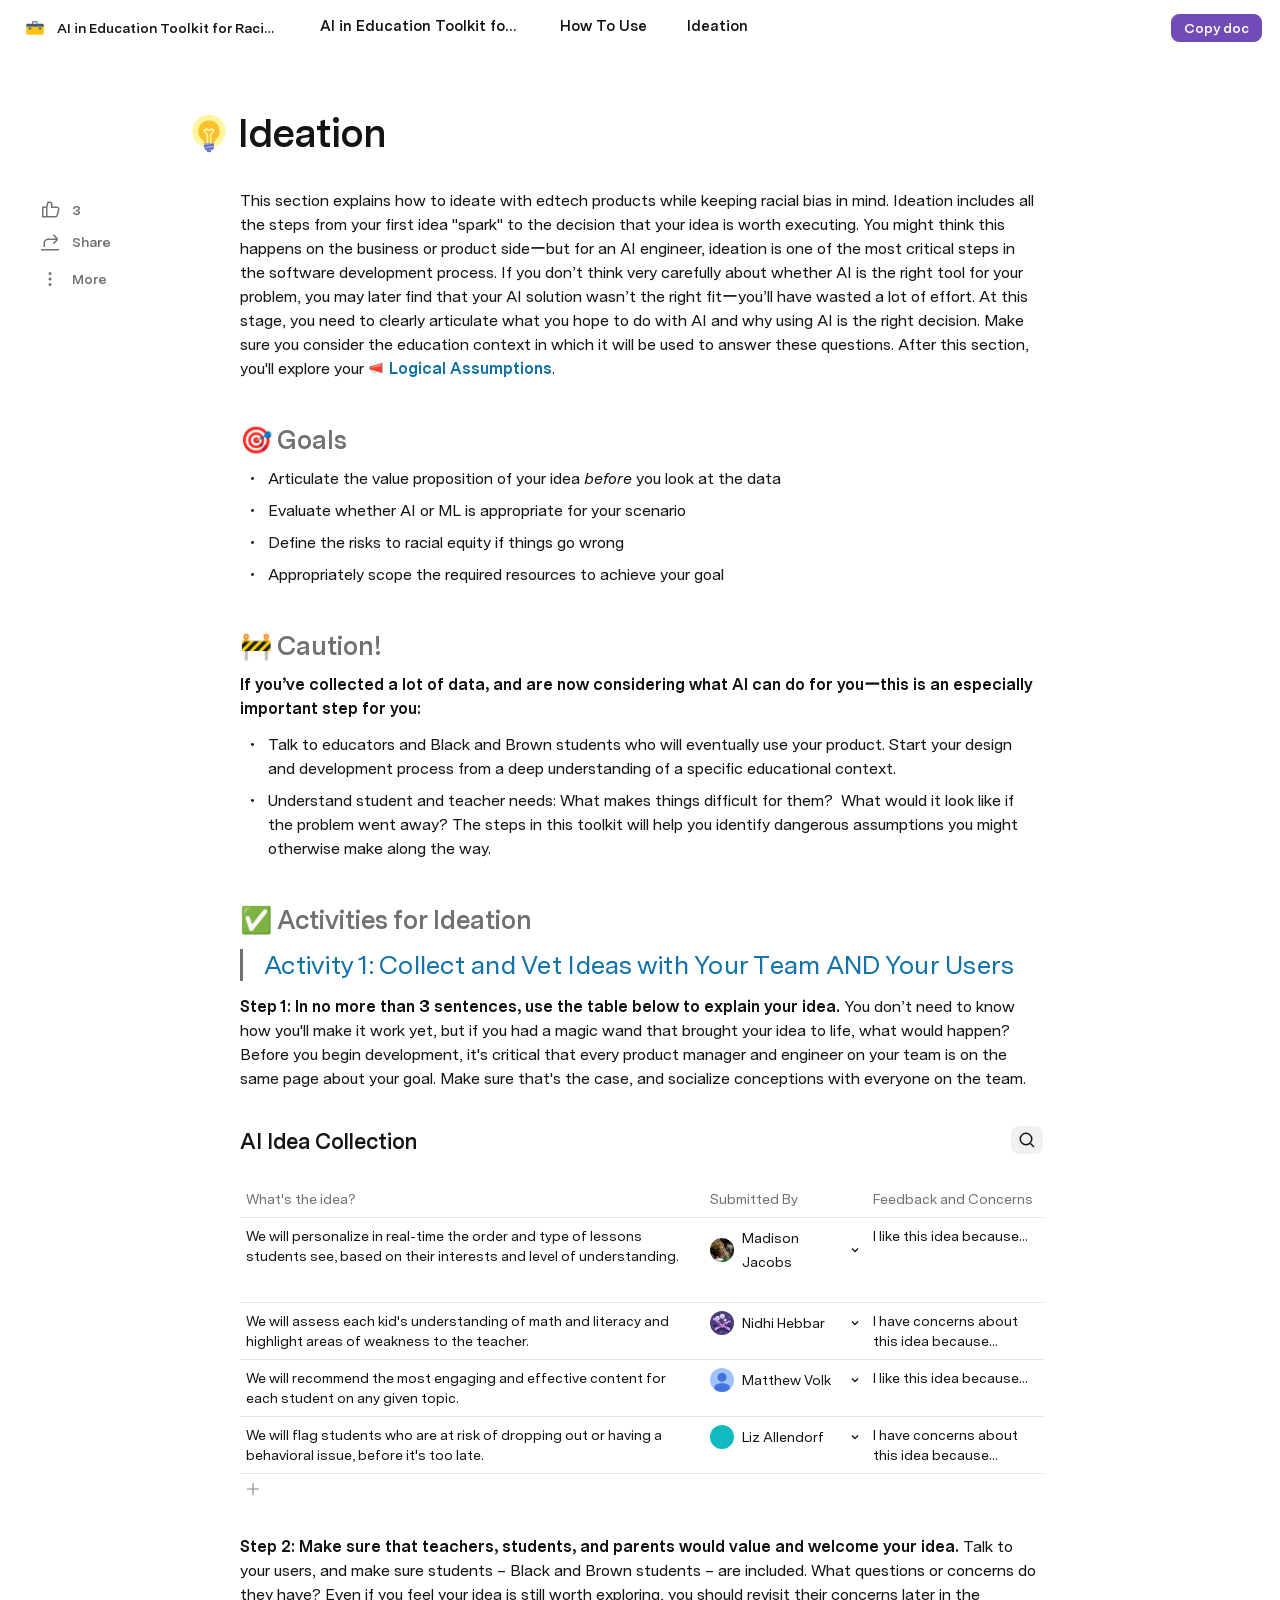
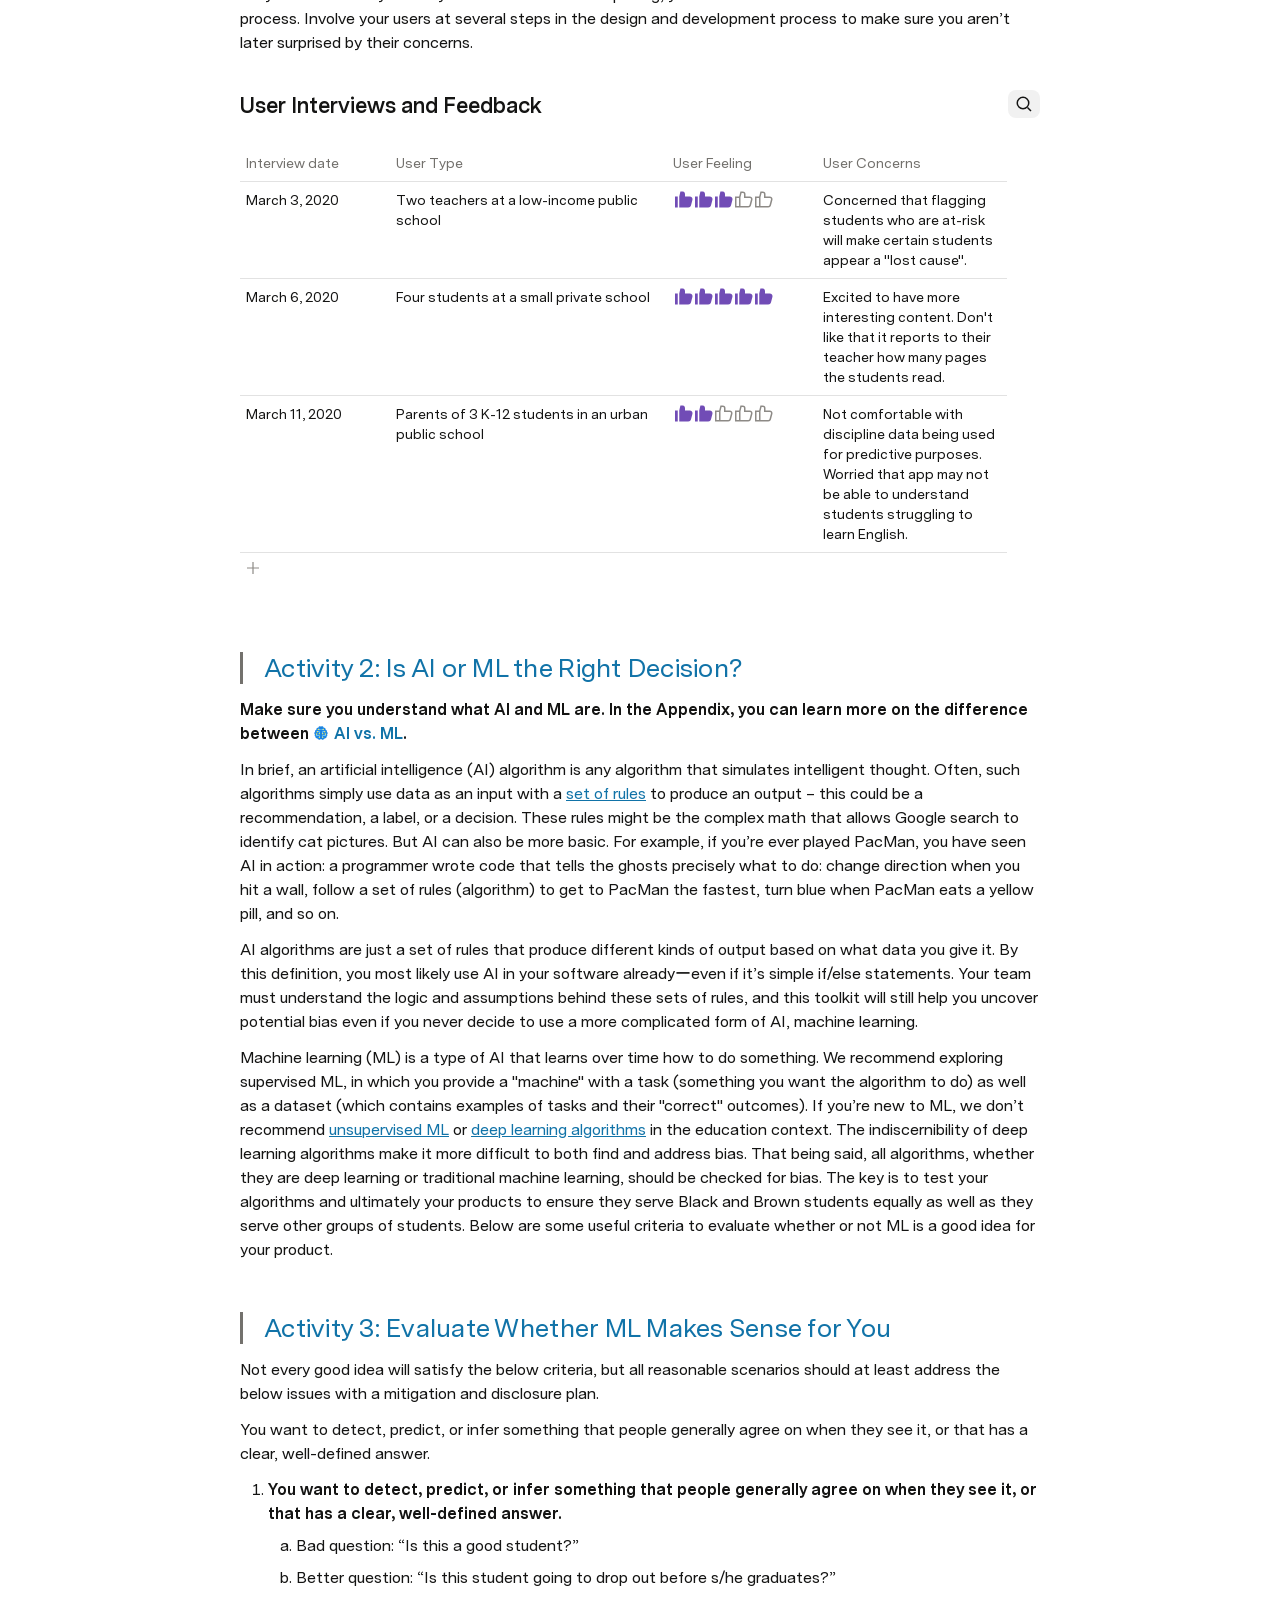
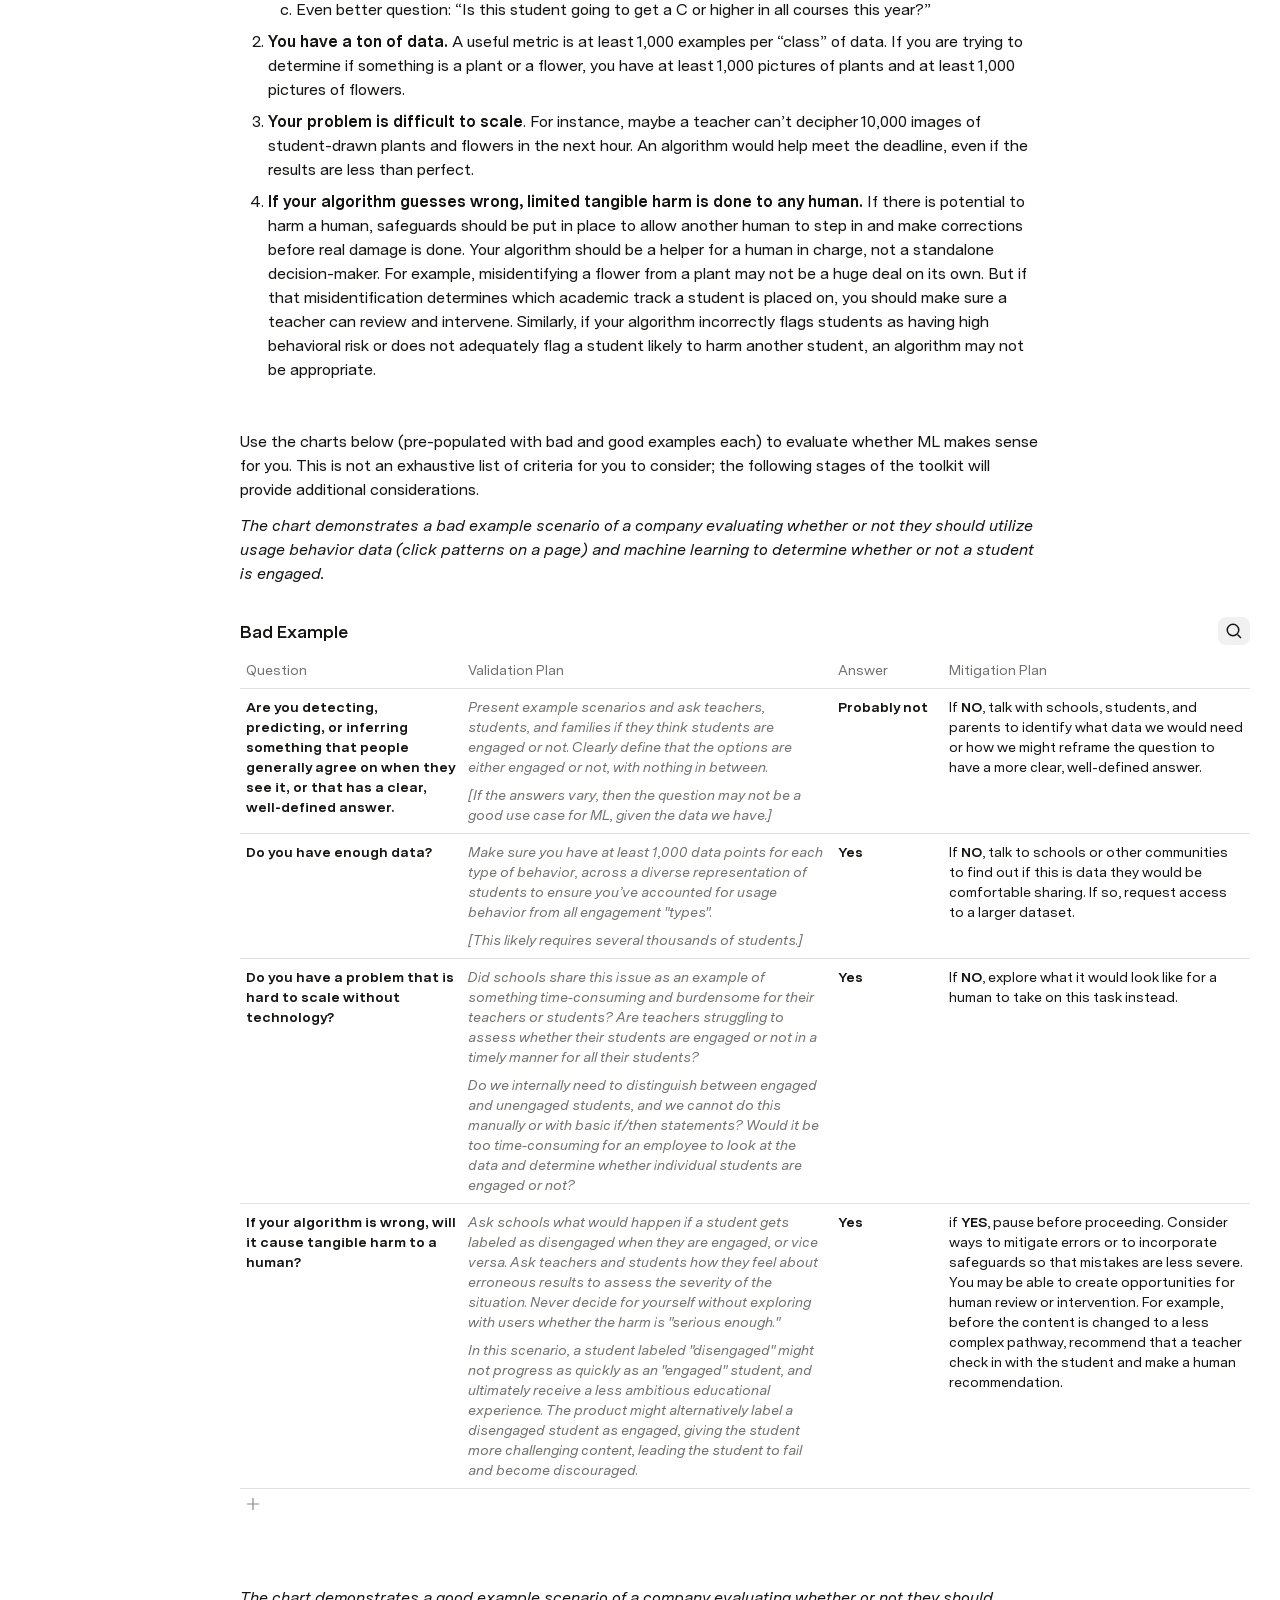
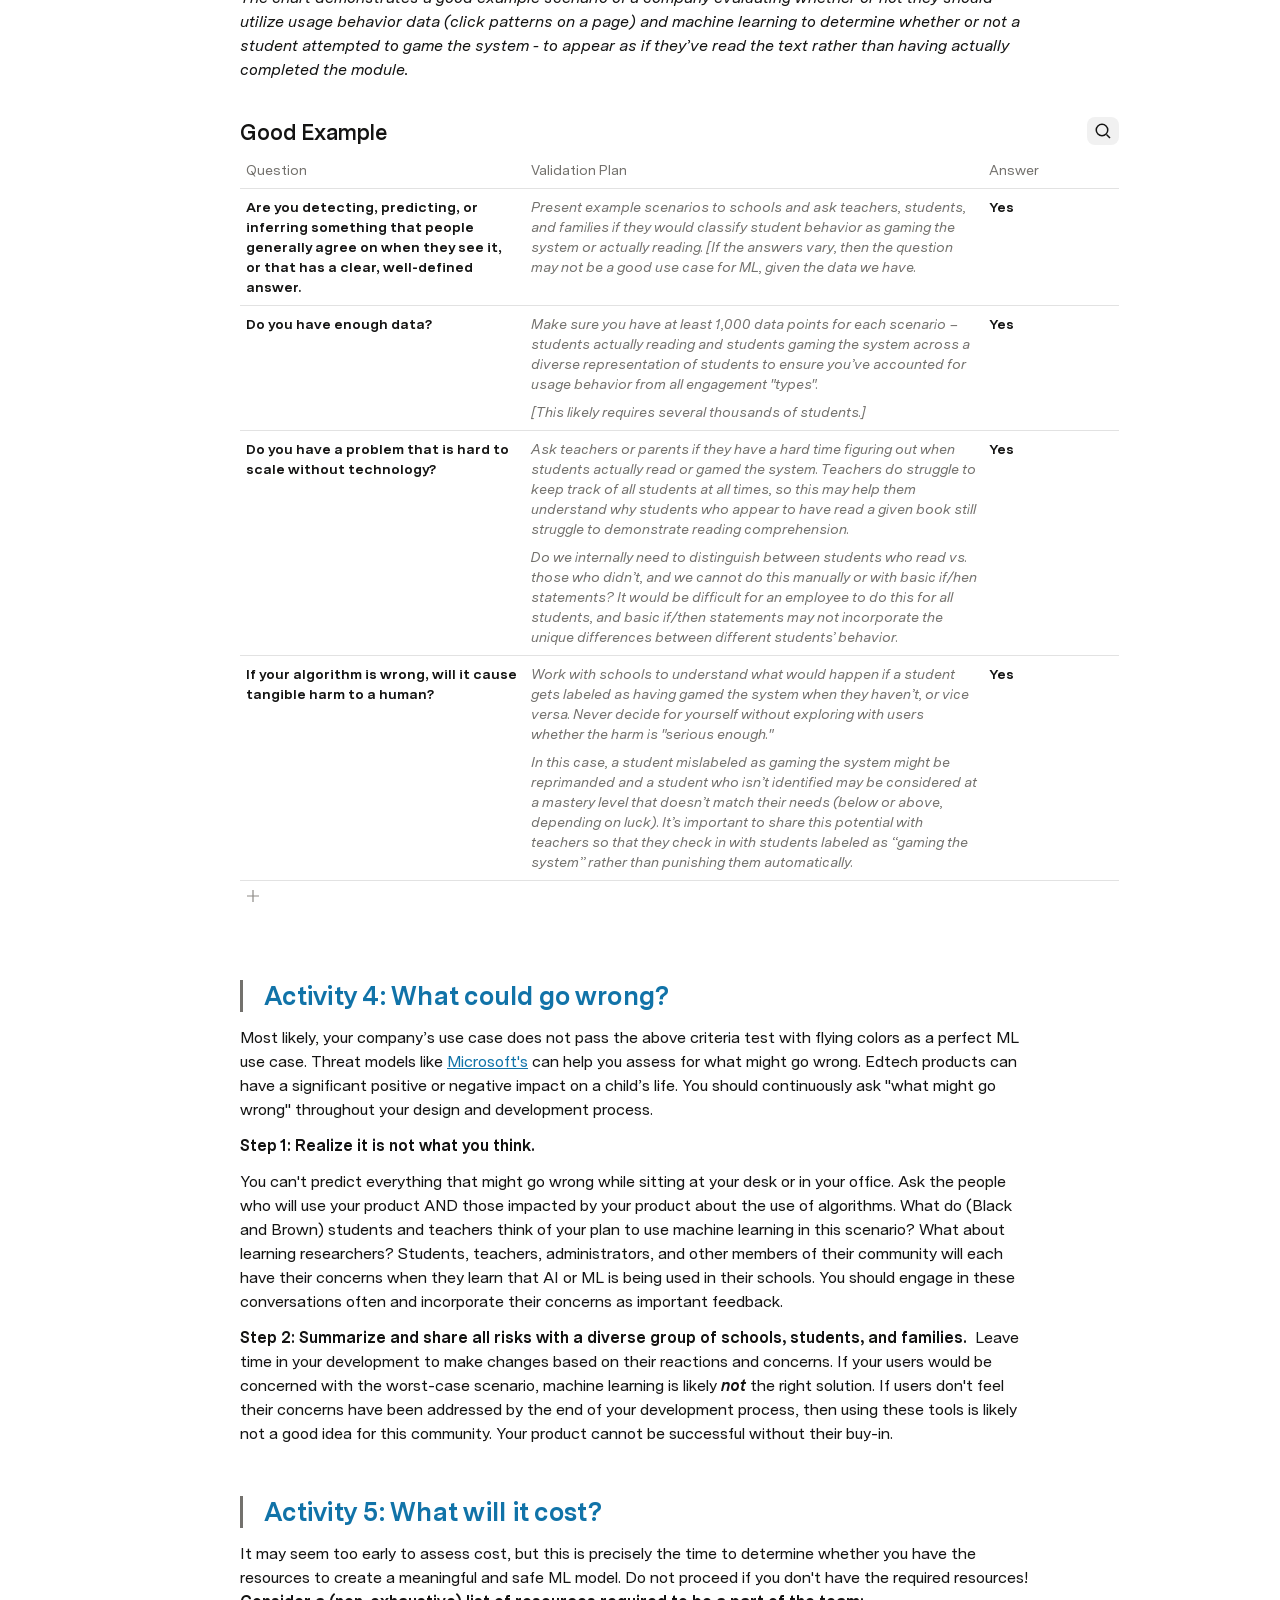
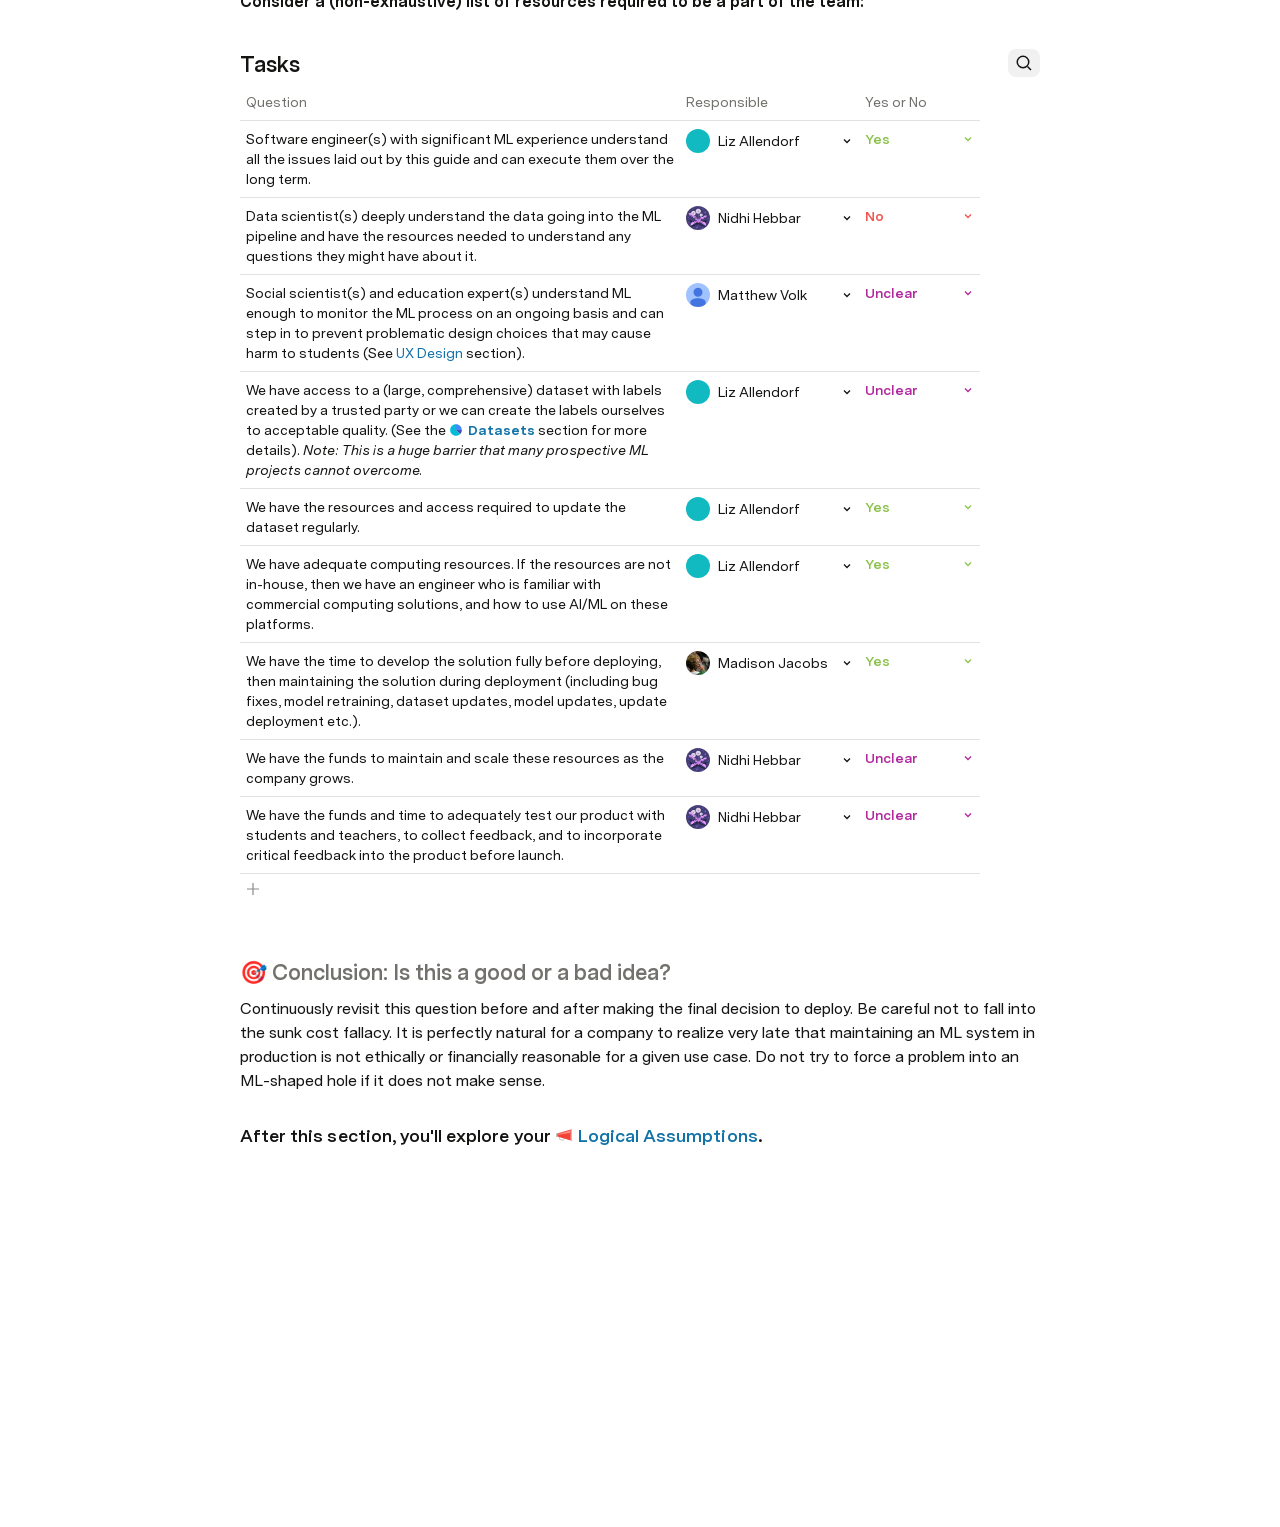
<file: ai-toolkit-website/v1.0/ideation.html>
<!DOCTYPE html>
<html lang="en">
<head>
  <meta charset="UTF-8">
  <meta name="viewport" content="width=device-width, initial-scale=1.0">
  <title>Ideation · AI in Education Toolkit for Racial Equity</title>
  <link rel="stylesheet" href="css/style.css">
</head>
<body data-page="ideation">
  <!-- Icons reused in the tables below via <use href="#..."> -->
  <svg width="0" height="0" style="position:absolute" aria-hidden="true">
    <symbol id="thumb-on" viewBox="0 0 20 20"><path fill="currentColor" d="M4.75 6.5v11H2v-11zM7.403 1.5H9.75c.792 0 1.41.34 1.792.925.35.535.458 1.204.458 1.825V6.5h4.749a2.75 2.75 0 0 1 2.66 3.45l-1.448 5.5a2.75 2.75 0 0 1-2.66 2.05H6.25v-11h-.002z"/></symbol>
    <symbol id="thumb-off" viewBox="0 0 20 20"><path fill="currentColor" d="M9.75 1.5a2.75 2.75 0 0 1 2.75 2.75V6.5h4.249a2.75 2.75 0 0 1 2.66 3.45l-1.448 5.5a2.75 2.75 0 0 1-2.66 2.05H2v-11h4.165l1.25-5zM3.5 16H6V8H3.5zm4-8.658V16h7.802a1.25 1.25 0 0 0 1.209-.932l1.447-5.5A1.25 1.25 0 0 0 16.749 8H11V4.25C11 3.56 10.44 3 9.75 3H8.585z"/></symbol>
    <symbol id="chevron" viewBox="0 0 12 12"><path d="M3 4.5l3 3 3-3" fill="none" stroke="currentColor" stroke-width="1.3"/></symbol>
    <symbol id="plus" viewBox="0 0 14 14"><path d="M7 1v12M1 7h12" stroke="currentColor" stroke-width="1.2"/></symbol>
    <symbol id="search" viewBox="0 0 20 20"><circle cx="9" cy="9" r="5.75" fill="none" stroke="currentColor" stroke-width="1.5"/><path d="M13.5 13.5l3.5 3.5" stroke="currentColor" stroke-width="1.5"/></symbol>
  </svg>

  <div id="site-nav"></div>

  <main class="page">
    <div id="page-actions"></div>

    <div class="page-header">
      <img class="page-icon" src="assets/icons/idea.svg" alt="">
      <h1 class="page-title">Ideation</h1>
    </div>

    <div class="page-body" id="page-content">
      <p>This section explains how to ideate with edtech products while keeping racial bias in mind. Ideation includes all the steps from your first idea "spark" to the decision that your idea is worth executing. You might think this happens on the business or product sideーbut for an AI engineer, ideation is one of the most critical steps in the software development process. If you don’t think very carefully about whether AI is the right tool for your problem, you may later find that your AI solution wasn’t the right fitーyou’ll have wasted a lot of effort. At this stage, you need to clearly articulate what you hope to do with AI and why using AI is the right decision. Make sure you consider the education context in which it will be used to answer these questions. After this section, you'll explore your <a class="doc-link" href="https://docs.superhuman.com/@edtechequity/edtech-ai-toolkit-for-racial-equity/logical-assumptions-19" target="_blank" rel="noopener"><img src="assets/icons/megaphone.svg" alt="">Logical Assumptions</a>.</p>

      <h1 class="section">🎯 Goals</h1>
      <ul>
        <li>Articulate the value proposition of your idea <em>before</em> you look at the data</li>
        <li>Evaluate whether AI or ML is appropriate for your scenario</li>
        <li>Define the risks to racial equity if things go wrong</li>
        <li>Appropriately scope the required resources to achieve your goal</li>
      </ul>

      <h1 class="section">🚧 Caution!</h1>
      <p><strong>If you’ve collected a lot of data, and are now considering what AI can do for youーthis is an especially important step for you:</strong></p>
      <ul>
        <li>Talk to educators and Black and Brown students who will eventually use your product. Start your design and development process from a deep understanding of a specific educational context.</li>
        <li>Understand student and teacher needs: What makes things difficult for them?&nbsp; What would it look like if the problem went away? The steps in this toolkit will help you identify dangerous assumptions you might otherwise make along the way.</li>
      </ul>

      <h1 class="section">✅ Activities for Ideation</h1>

      <!-- ============ Activity 1 ============ -->
      <h2 class="activity">Activity 1: Collect and Vet Ideas with Your Team AND Your Users</h2>

      <p><strong>Step 1: In no more than 3 sentences, use the table below to explain your idea.</strong> You don’t need to know how you'll make it work yet, but if you had a magic wand that brought your idea to life, what would happen? Before you begin development, it's critical that every product manager and engineer on your team is on the same page about your goal. Make sure that's the case, and socialize conceptions with everyone on the team.</p>

      <div class="table-block">
        <div class="table-header" id="ai-idea-collection" style="width: 803px">
          <h4 class="table-title">AI Idea Collection</h4>
          <span class="table-search"><svg width="20" height="20"><use href="#search"/></svg></span>
        </div>
        <div class="table-scroll">
          <table style="width: 803px">
            <colgroup><col style="width: 464px"><col style="width: 163px"><col style="width: 176px"></colgroup>
            <thead><tr><th class="tall">What's the idea?</th><th class="tall">Submitted By</th><th class="tall">Feedback and Concerns</th></tr></thead>
            <tbody>
              <tr style="height: 85px">
                <td>We will personalize in real-time the order and type of lessons students see, based on their interests and level of understanding.</td>
                <td><div class="person"><img src="assets/images/avatar-madison.jpg" alt=""><span>Madison Jacobs</span><svg class="chevron" width="12" height="12"><use href="#chevron"/></svg></div></td>
                <td>I like this idea because...</td>
              </tr>
              <tr>
                <td>We will assess each kid's understanding of math and literacy and highlight areas of weakness to the teacher.</td>
                <td><div class="person"><img src="assets/images/avatar-nidhi.png" alt=""><span>Nidhi Hebbar</span><svg class="chevron" width="12" height="12"><use href="#chevron"/></svg></div></td>
                <td>I have concerns about this idea because...</td>
              </tr>
              <tr>
                <td>We will recommend the most engaging and effective content for each student on any given topic.</td>
                <td><div class="person"><img src="assets/images/avatar-matthew.png" alt=""><span>Matthew Volk</span><svg class="chevron" width="12" height="12"><use href="#chevron"/></svg></div></td>
                <td>I like this idea because...</td>
              </tr>
              <tr>
                <td>We will flag students who are at risk of dropping out or having a behavioral issue, before it's too late.</td>
                <td><div class="person"><img src="assets/images/avatar-liz.png" alt=""><span>Liz Allendorf</span><svg class="chevron" width="12" height="12"><use href="#chevron"/></svg></div></td>
                <td>I have concerns about this idea because...</td>
              </tr>
            </tbody>
          </table>
        </div>
        <div class="add-row"><svg width="14" height="14"><use href="#plus"/></svg></div>
      </div>

      <p><strong>Step 2: Make sure that teachers, students, and parents would value and welcome your idea.</strong> Talk to your users, and make sure students – Black and Brown students – are included. What questions or concerns do they have? Even if you feel your idea is still worth exploring, you should revisit their concerns later in the process. Involve your users at several steps in the design and development process to make sure you aren’t later surprised by their concerns.</p>

      <div class="table-block">
        <div class="table-header" style="width: 800px">
          <h4 class="table-title">User Interviews and Feedback</h4>
          <span class="table-search"><svg width="20" height="20"><use href="#search"/></svg></span>
        </div>
        <div class="table-scroll">
          <table style="width: 767px">
            <colgroup><col style="width: 150px"><col style="width: 277px"><col style="width: 150px"><col style="width: 190px"></colgroup>
            <thead><tr><th class="tall">Interview date</th><th class="tall">User Type</th><th class="tall">User Feeling</th><th class="tall">User Concerns</th></tr></thead>
            <tbody>
              <tr>
                <td>March 3, 2020</td>
                <td>Two teachers at a low-income public school</td>
                <td><div class="rating"><svg class="on" width="20" height="20"><use href="#thumb-on"/></svg><svg class="on" width="20" height="20"><use href="#thumb-on"/></svg><svg class="on" width="20" height="20"><use href="#thumb-on"/></svg><svg width="20" height="20"><use href="#thumb-off"/></svg><svg width="20" height="20"><use href="#thumb-off"/></svg></div></td>
                <td>Concerned that flagging students who are at-risk will make certain students appear a "lost cause".</td>
              </tr>
              <tr>
                <td>March 6, 2020</td>
                <td>Four students at a small private school</td>
                <td><div class="rating"><svg class="on" width="20" height="20"><use href="#thumb-on"/></svg><svg class="on" width="20" height="20"><use href="#thumb-on"/></svg><svg class="on" width="20" height="20"><use href="#thumb-on"/></svg><svg class="on" width="20" height="20"><use href="#thumb-on"/></svg><svg class="on" width="20" height="20"><use href="#thumb-on"/></svg></div></td>
                <td>Excited to have more interesting content. Don't like that it reports to their teacher how many pages the students read.</td>
              </tr>
              <tr>
                <td>March 11, 2020</td>
                <td>Parents of 3 K-12 students in an urban public school</td>
                <td><div class="rating"><svg class="on" width="20" height="20"><use href="#thumb-on"/></svg><svg class="on" width="20" height="20"><use href="#thumb-on"/></svg><svg width="20" height="20"><use href="#thumb-off"/></svg><svg width="20" height="20"><use href="#thumb-off"/></svg><svg width="20" height="20"><use href="#thumb-off"/></svg></div></td>
                <td>Not comfortable with discipline data being used for predictive purposes. Worried that app may not be able to understand students struggling to learn English.</td>
              </tr>
            </tbody>
          </table>
        </div>
        <div class="add-row"><svg width="14" height="14"><use href="#plus"/></svg></div>
      </div>

      <div class="spacer"></div>

      <!-- ============ Activity 2 ============ -->
      <h2 class="activity">Activity 2: Is AI or ML the Right Decision?</h2>

      <p><strong>Make sure you understand what AI and ML are. In the Appendix, you can learn more on the difference between <a class="doc-link" href="ideation/ai-vs-ml.html"><img src="assets/icons/artificial-intelligence.svg" alt="">AI vs. ML</a>.</strong></p>

      <p>In brief, an artificial intelligence (AI) algorithm is any algorithm that simulates intelligent thought. Often, such algorithms simply use data as an input with a <a href="https://pathmind.com/wiki/ai-vs-machine-learning-vs-deep-learning" target="_blank" rel="noopener">set of rules</a> to produce an output – this could be a recommendation, a label, or a decision. These rules might be the complex math that allows Google search to identify cat pictures. But AI can also be more basic. For example, if you’re ever played PacMan, you have seen AI in action: a programmer wrote code that tells the ghosts precisely what to do: change direction when you hit a wall, follow a set of rules (algorithm) to get to PacMan the fastest, turn blue when PacMan eats a yellow pill, and so on.</p>

      <p>AI algorithms are just a set of rules that produce different kinds of output based on what data you give it. By this definition, you most likely use AI in your software alreadyーeven if it’s simple if/else statements. Your team must understand the logic and assumptions behind these sets of rules, and this toolkit will still help you uncover potential bias even if you never decide to use a more complicated form of AI, machine learning.</p>

      <p>Machine learning (ML) is a type of AI that learns over time how to do something. We recommend exploring supervised ML, in which you provide a "machine" with a task (something you want the algorithm to do) as well as a dataset (which contains examples of tasks and their "correct" outcomes). If you’re new to ML, we don’t recommend <a href="https://www.datarobot.com/wiki/unsupervised-machine-learning/" target="_blank" rel="noopener">unsupervised ML</a> or <a href="https://machinelearningmastery.com/what-is-deep-learning/" target="_blank" rel="noopener">deep learning algorithms</a> in the education context. The indiscernibility of deep learning algorithms make it more difficult to both find and address bias. That being said, all algorithms, whether they are deep learning or traditional machine learning, should be checked for bias. The key is to test your algorithms and ultimately your products to ensure they serve Black and Brown students equally as well as they serve other groups of students. Below are some useful criteria to evaluate whether or not ML is a good idea for your product.</p>

      <div class="spacer"></div>

      <!-- ============ Activity 3 ============ -->
      <h2 class="activity">Activity 3: Evaluate Whether ML Makes Sense for You</h2>

      <p>Not every good idea will satisfy the below criteria, but all reasonable scenarios should at least address the below issues with a mitigation and disclosure plan.</p>

      <p>You want to detect, predict, or infer something that people generally agree on when they see it, or that has a clear, well-defined answer.</p>

      <ol>
        <li>
          <strong>You want to detect, predict, or infer something that people generally agree on when they see it, or that has a clear, well-defined answer.</strong>
          <ol>
            <li>Bad question: “Is this a good student?”</li>
            <li>Better question: “Is this student going to drop out before s/he graduates?”</li>
            <li>Even better question: “Is this student going to get a C or higher in all courses this year?”</li>
          </ol>
        </li>
        <li><strong>You have a ton of data.</strong> A useful metric is at least 1,000 examples per “class” of data. If you are trying to determine if something is a plant or a flower, you have at least 1,000 pictures of plants and at least 1,000 pictures of flowers.</li>
        <li><strong>Your problem is difficult to scale</strong>. For instance, maybe a teacher can’t decipher 10,000 images of student-drawn plants and flowers in the next hour. An algorithm would help meet the deadline, even if the results are less than perfect.</li>
        <li><strong>If your algorithm guesses wrong, limited tangible harm is done to any human.</strong> If there is potential to harm a human, safeguards should be put in place to allow another human to step in and make corrections before real damage is done. Your algorithm should be a helper for a human in charge, not a standalone decision-maker. For example, misidentifying a flower from a plant may not be a huge deal on its own. But if that misidentification determines which academic track a student is placed on, you should make sure a teacher can review and intervene. Similarly, if your algorithm incorrectly flags students as having high behavioral risk or does not adequately flag a student likely to harm another student, an algorithm may not be appropriate.</li>
      </ol>

      <div class="spacer"></div>

      <p>Use the charts below (pre-populated with bad and good examples each) to evaluate whether ML makes sense for you. This is not an exhaustive list of criteria for you to consider; the following stages of the toolkit will provide additional considerations.</p>

      <p><em>The chart demonstrates a bad example scenario of a company evaluating whether or not they should utilize usage behavior data (click patterns on a page) and machine learning to determine whether or not a student is engaged.</em></p>

      <div class="table-block tight">
        <div class="table-header" style="width: 1010px">
          <h4 class="table-title small">Bad Example</h4>
          <span class="table-search"><svg width="20" height="20"><use href="#search"/></svg></span>
        </div>
        <div class="table-scroll">
          <table style="width: 1010px">
            <colgroup><col style="width: 222px"><col style="width: 370px"><col style="width: 111px"><col style="width: 307px"></colgroup>
            <thead><tr><th>Question</th><th>Validation Plan</th><th>Answer</th><th>Mitigation Plan</th></tr></thead>
            <tbody>
              <tr>
                <td><strong>Are you detecting, predicting, or inferring something that people generally agree on when they see it, or that has a clear, well-defined answer.</strong></td>
                <td class="muted"><p><em>Present example scenarios and ask teachers, students, and families if they think students are engaged or not. Clearly define that the options are either engaged or not, with nothing in between.</em></p><p><em>[If the answers vary, then the question may not be a good use case for ML, given the data we have.]</em></p></td>
                <td><strong>Probably not</strong></td>
                <td>If <strong>NO</strong>, talk with schools, students, and parents to identify what data we would need or how we might reframe the question to have a more clear, well-defined answer.</td>
              </tr>
              <tr>
                <td><strong>Do you have enough data?</strong></td>
                <td class="muted"><p><em>Make sure you have at least 1,000 data points for each type of behavior, across a diverse representation of students to ensure you’ve accounted for usage behavior from all engagement "types".</em></p><p><em>[This likely requires several thousands of students.]</em></p></td>
                <td><strong>Yes</strong></td>
                <td>If <strong>NO</strong>, talk to schools or other communities to find out if this is data they would be comfortable sharing. If so, request access to a larger dataset.</td>
              </tr>
              <tr>
                <td><strong>Do you have a problem that is hard to scale without technology?</strong></td>
                <td class="muted"><p><em>Did schools share this issue as an example of something time-consuming and burdensome for their teachers or students? Are teachers struggling to assess whether their students are engaged or not in a timely manner for all their students?</em></p><p><em>Do we internally need to distinguish between engaged and unengaged students, and we cannot do this manually or with basic if/then statements? Would it be too time-consuming for an employee to look at the data and determine whether individual students are engaged or not?</em></p></td>
                <td><strong>Yes</strong></td>
                <td>If <strong>NO</strong>, explore what it would look like for a human to take on this task instead.</td>
              </tr>
              <tr>
                <td><strong>If your algorithm is wrong, will it cause tangible harm to a human?</strong></td>
                <td class="muted"><p><em>Ask schools what would happen if a student gets labeled as disengaged when they are engaged, or vice versa. Ask teachers and students how they feel about erroneous results to assess the severity of the situation. Never decide for yourself without exploring with users whether the harm is "serious enough."</em></p><p><em>In this scenario, a student labeled "disengaged" might not progress as quickly as an "engaged" student, and ultimately receive a less ambitious educational experience. The product might alternatively label a disengaged student as engaged, giving the student more challenging content, leading the student to fail and become discouraged.</em></p></td>
                <td><strong>Yes</strong></td>
                <td>if <strong>YES</strong>, pause before proceeding. Consider ways to mitigate errors or to incorporate safeguards so that mistakes are less severe. You may be able to create opportunities for human review or intervention. For example, before the content is changed to a less complex pathway, recommend that a teacher check in with the student and make a human recommendation.</td>
              </tr>
            </tbody>
          </table>
        </div>
        <div class="add-row"><svg width="14" height="14"><use href="#plus"/></svg></div>
      </div>

      <div class="spacer"></div>

      <p><em>The chart demonstrates a good example scenario of a company evaluating whether or not they should utilize usage behavior data (click patterns on a page) and machine learning to determine whether or not a student attempted to game the system - to appear as if they’ve read the text rather than having actually completed the module.</em></p>

      <div class="table-block">
        <div class="table-header" style="width: 879px">
          <h4 class="table-title">Good Example</h4>
          <span class="table-search"><svg width="20" height="20"><use href="#search"/></svg></span>
        </div>
        <div class="table-scroll">
          <table style="width: 879px">
            <colgroup><col style="width: 285px"><col style="width: 458px"><col style="width: 136px"></colgroup>
            <thead><tr><th>Question</th><th>Validation Plan</th><th>Answer</th></tr></thead>
            <tbody>
              <tr>
                <td><strong>Are you detecting, predicting, or inferring something that people generally agree on when they see it, or that has a clear, well-defined answer.</strong></td>
                <td class="muted"><p><em>Present example scenarios to schools and ask teachers, students, and families if they would classify student behavior as gaming the system or actually reading. [If the answers vary, then the question may not be a good use case for ML, given the data we have.</em></p></td>
                <td><strong>Yes</strong></td>
              </tr>
              <tr>
                <td><strong>Do you have enough data?</strong></td>
                <td class="muted"><p><em>Make sure you have at least 1,000 data points for each scenario&nbsp;– students actually reading and students gaming the system across a diverse representation of students to ensure you’ve accounted for usage behavior from all engagement "types".</em></p><p><em>[This likely requires several thousands of students.]</em></p></td>
                <td><strong>Yes</strong></td>
              </tr>
              <tr>
                <td><strong>Do you have a problem that is hard to scale without technology?</strong></td>
                <td class="muted"><p><em>Ask teachers or parents if they have a hard time figuring out when students actually read or gamed the system. Teachers do struggle to keep track of all students at all times, so this may help them understand why students who appear to have read a given book still struggle to demonstrate reading comprehension.</em></p><p><em>Do we internally need to distinguish between students who read vs. those who didn’t, and we cannot do this manually or with basic if/hen statements? It would be difficult for an employee to do this for all students, and basic if/then statements may not incorporate the unique differences between different students’ behavior.</em></p></td>
                <td><strong>Yes</strong></td>
              </tr>
              <tr>
                <td><strong>If your algorithm is wrong, will it cause tangible harm to a human?</strong></td>
                <td class="muted"><p><em>Work with schools to understand what would happen if a student gets labeled as having gamed the system when they haven’t, or vice versa. Never decide for yourself without exploring with users whether the harm is "serious enough."</em></p><p><em>In this case, a student mislabeled as gaming the system might be reprimanded and a student who isn’t identified may be considered at a mastery level that doesn’t match their needs (below or above, depending on luck). It’s important to share this potential with teachers so that they check in with students labeled as “gaming the system” rather than punishing them automatically.</em></p></td>
                <td><strong>Yes</strong></td>
              </tr>
            </tbody>
          </table>
        </div>
        <div class="add-row"><svg width="14" height="14"><use href="#plus"/></svg></div>
      </div>

      <div class="spacer"></div>

      <!-- ============ Activity 4 ============ -->
      <h2 class="activity bold">Activity 4: What could go wrong?</h2>

      <p>Most likely, your company’s use case does not pass the above criteria test with flying colors as a perfect ML use case. Threat models like <a href="https://docs.microsoft.com/en-us/security/threat-modeling-aiml" target="_blank" rel="noopener">Microsoft's</a> can help you assess for what might go wrong. Edtech products can have a significant positive or negative impact on a child’s life. You should continuously ask "what might go wrong" throughout your design and development process.</p>

      <p><strong>Step 1: Realize it is not what you think.</strong></p>

      <p>You can't predict everything that might go wrong while sitting at your desk or in your office. Ask the people who will use your product AND those impacted by your product about the use of algorithms. What do (Black and Brown) students and teachers think of your plan to use machine learning in this scenario? What about learning researchers? Students, teachers, administrators, and other members of their community will each have their concerns when they learn that AI or ML is being used in their schools. You should engage in these conversations often and incorporate their concerns as important feedback.</p>

      <p><strong>Step 2: Summarize and share all risks with a diverse group of schools, students, and families.</strong>&nbsp; Leave time in your development to make changes based on their reactions and concerns. If your users would be concerned with the worst-case scenario, machine learning is likely <strong><em>not</em></strong> the right solution. If users don't feel their concerns have been addressed by the end of your development process, then using these tools is likely not a good idea for this community. Your product cannot be successful without their buy-in.</p>

      <div class="spacer"></div>

      <!-- ============ Activity 5 ============ -->
      <h2 class="activity bold">Activity 5: What will it cost?</h2>

      <p>It may seem too early to assess cost, but this is precisely the time to determine whether you have the resources to create a meaningful and safe ML model. Do not proceed if you don't have the required resources!&nbsp; <strong>Consider a (non-exhaustive) list of resources required to be a part of the team:</strong></p>

      <div class="table-block">
        <div class="table-header" style="width: 800px">
          <h4 class="table-title">Tasks</h4>
          <span class="table-search"><svg width="20" height="20"><use href="#search"/></svg></span>
        </div>
        <div class="table-scroll">
          <table style="width: 740px">
            <colgroup><col style="width: 440px"><col style="width: 179px"><col style="width: 121px"></colgroup>
            <thead><tr><th>Question</th><th>Responsible</th><th>Yes or No</th></tr></thead>
            <tbody>
              <tr>
                <td>Software engineer(s) with significant ML experience understand all the issues laid out by this guide and can execute them over the long term.</td>
                <td><div class="person"><img src="assets/images/avatar-liz.png" alt=""><span>Liz Allendorf</span><svg class="chevron" width="12" height="12"><use href="#chevron"/></svg></div></td>
                <td><div class="chip yes">Yes<svg class="chevron" width="12" height="12"><use href="#chevron"/></svg></div></td>
              </tr>
              <tr>
                <td>Data scientist(s) deeply understand the data going into the ML pipeline and have the resources needed to understand any questions they might have about it.</td>
                <td><div class="person"><img src="assets/images/avatar-nidhi.png" alt=""><span>Nidhi Hebbar</span><svg class="chevron" width="12" height="12"><use href="#chevron"/></svg></div></td>
                <td><div class="chip no">No<svg class="chevron" width="12" height="12"><use href="#chevron"/></svg></div></td>
              </tr>
              <tr>
                <td>Social scientist(s) and education expert(s) understand ML enough to monitor the ML process on an ongoing basis and can step in to prevent problematic design choices that may cause harm to students (See <a class="blue" style="text-decoration:none" href="https://docs.superhuman.com/@edtechequity/edtech-ai-toolkit-for-racial-equity/ux-design-22" target="_blank" rel="noopener">UX Design</a> section).</td>
                <td><div class="person"><img src="assets/images/avatar-matthew.png" alt=""><span>Matthew Volk</span><svg class="chevron" width="12" height="12"><use href="#chevron"/></svg></div></td>
                <td><div class="chip unclear">Unclear<svg class="chevron" width="12" height="12"><use href="#chevron"/></svg></div></td>
              </tr>
              <tr>
                <td>We have access to a (large, comprehensive) dataset with labels created by a trusted party or we can create the labels ourselves to acceptable quality. (See the <a class="doc-link" href="https://docs.superhuman.com/@edtechequity/edtech-ai-toolkit-for-racial-equity/datasets-36" target="_blank" rel="noopener"><img src="assets/icons/pie-chart.svg" alt="" style="width:14px;height:14px">Datasets</a> section for more details). <em>Note: This is a huge barrier that many prospective ML projects cannot overcome.</em></td>
                <td><div class="person"><img src="assets/images/avatar-liz.png" alt=""><span>Liz Allendorf</span><svg class="chevron" width="12" height="12"><use href="#chevron"/></svg></div></td>
                <td><div class="chip unclear">Unclear<svg class="chevron" width="12" height="12"><use href="#chevron"/></svg></div></td>
              </tr>
              <tr>
                <td>We have the resources and access required to update the dataset regularly.</td>
                <td><div class="person"><img src="assets/images/avatar-liz.png" alt=""><span>Liz Allendorf</span><svg class="chevron" width="12" height="12"><use href="#chevron"/></svg></div></td>
                <td><div class="chip yes">Yes<svg class="chevron" width="12" height="12"><use href="#chevron"/></svg></div></td>
              </tr>
              <tr>
                <td>We have adequate computing resources. If the resources are not in-house, then we have an engineer who is familiar with commercial computing solutions, and how to use AI/ML on these platforms.</td>
                <td><div class="person"><img src="assets/images/avatar-liz.png" alt=""><span>Liz Allendorf</span><svg class="chevron" width="12" height="12"><use href="#chevron"/></svg></div></td>
                <td><div class="chip yes">Yes<svg class="chevron" width="12" height="12"><use href="#chevron"/></svg></div></td>
              </tr>
              <tr>
                <td>We have the time to develop the solution fully before deploying, then maintaining the solution during deployment (including bug fixes, model retraining, dataset updates, model updates, update deployment etc.).</td>
                <td><div class="person"><img src="assets/images/avatar-madison.jpg" alt=""><span>Madison Jacobs</span><svg class="chevron" width="12" height="12"><use href="#chevron"/></svg></div></td>
                <td><div class="chip yes">Yes<svg class="chevron" width="12" height="12"><use href="#chevron"/></svg></div></td>
              </tr>
              <tr>
                <td>We have the funds to maintain and scale these resources as the company grows.</td>
                <td><div class="person"><img src="assets/images/avatar-nidhi.png" alt=""><span>Nidhi Hebbar</span><svg class="chevron" width="12" height="12"><use href="#chevron"/></svg></div></td>
                <td><div class="chip unclear">Unclear<svg class="chevron" width="12" height="12"><use href="#chevron"/></svg></div></td>
              </tr>
              <tr>
                <td>We have the funds and time to adequately test our product with students and teachers, to collect feedback, and to incorporate critical feedback into the product before launch.</td>
                <td><div class="person"><img src="assets/images/avatar-nidhi.png" alt=""><span>Nidhi Hebbar</span><svg class="chevron" width="12" height="12"><use href="#chevron"/></svg></div></td>
                <td><div class="chip unclear">Unclear<svg class="chevron" width="12" height="12"><use href="#chevron"/></svg></div></td>
              </tr>
            </tbody>
          </table>
        </div>
        <div class="add-row"><svg width="14" height="14"><use href="#plus"/></svg></div>
      </div>

      <h2 class="section">🎯 Conclusion: Is this a good or a bad idea?</h2>

      <p>Continuously revisit this question before and after making the final decision to deploy. Be careful not to fall into the sunk cost fallacy. It is perfectly natural for a company to realize very late that maintaining an ML system in production is not ethically or financially reasonable for a given use case. Do not try to force a problem into an ML-shaped hole if it does not make sense.</p>

      <h3>After this section, you'll explore your <a class="doc-link" href="https://docs.superhuman.com/@edtechequity/edtech-ai-toolkit-for-racial-equity/logical-assumptions-19" target="_blank" rel="noopener"><img src="assets/icons/megaphone.svg" alt="">Logical Assumptions</a>.</h3>
      <div class="trailing-space" style="height: 174px"></div>
    </div>
  </main>

  <script src="js/nav.js"></script>
</body>
</html>
</file>
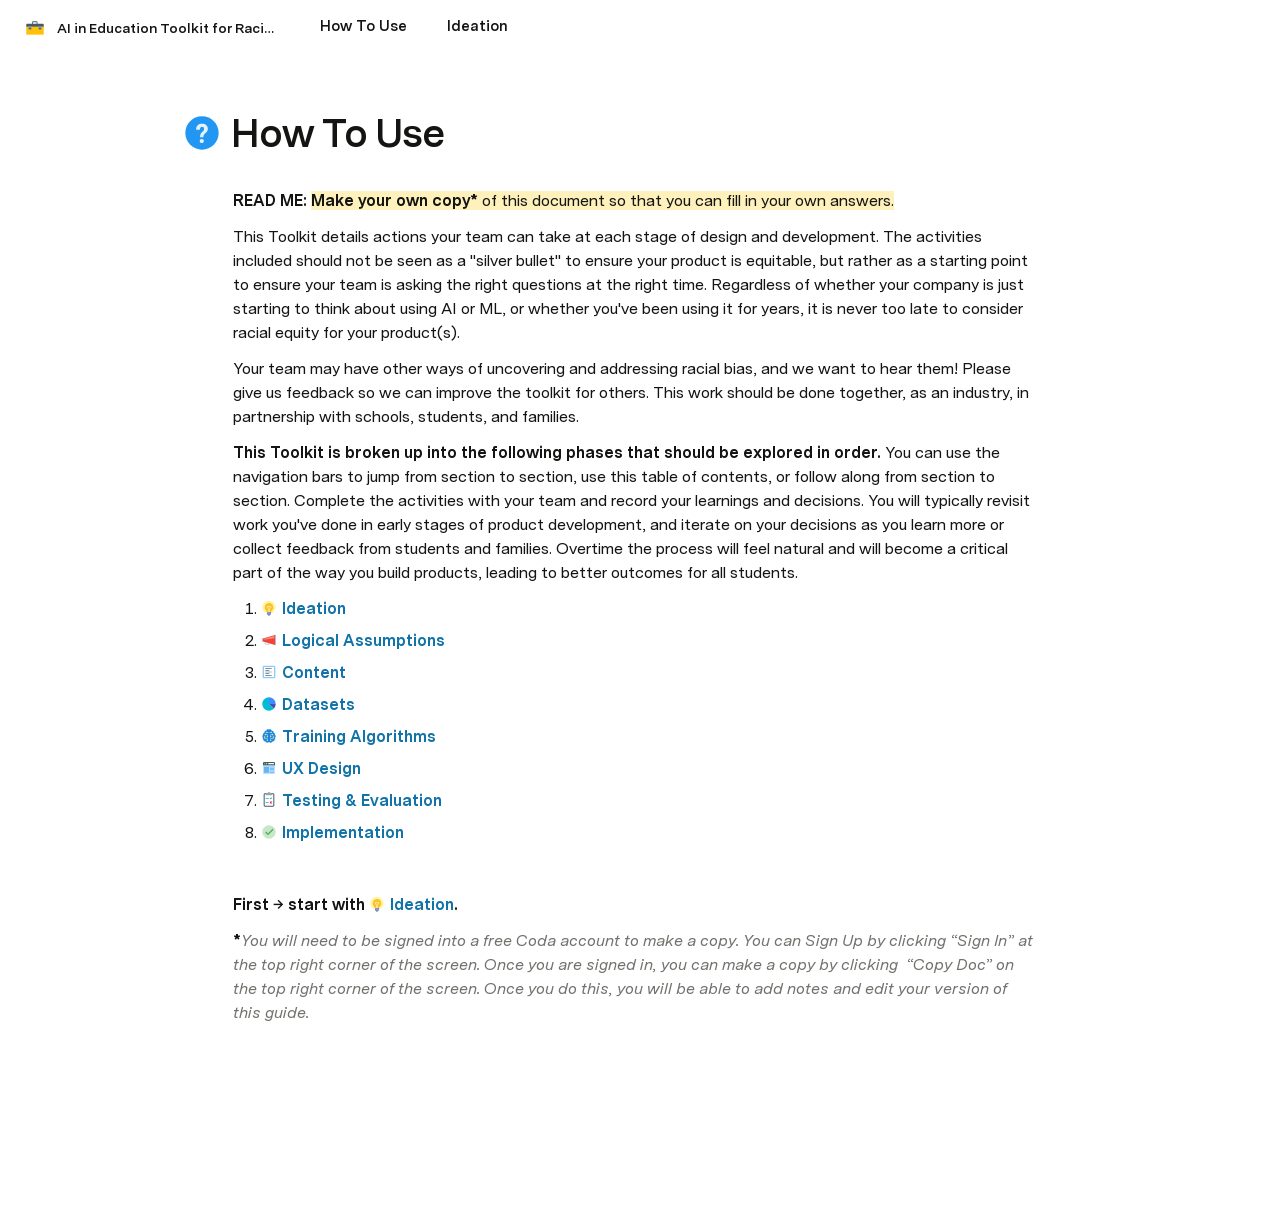
<file: ai-toolkit-website/v2.1/how-to-use.html>
<!DOCTYPE html>
<html lang="en">
<head>
  <meta charset="UTF-8">
  <meta name="viewport" content="width=device-width, initial-scale=1.0">
  <title>How To Use · AI in Education Toolkit for Racial Equity</title>
  <link rel="stylesheet" href="css/style.css">
</head>
<body data-page="how-to-use">
  <header class="topbar">
    <a class="doc-title" href="index.html">
      <img src="assets/icons/toolbox.svg" alt="" width="20" height="20"><span>AI in Education Toolkit for Racial Equity</span>
    </a>
    <nav class="tabs" aria-label="Pages">
      <a class="tab active" href="how-to-use.html" title="How To Use"><span>How To Use</span></a>
      <a class="tab" href="ideation.html" title="Ideation"><span>Ideation</span></a>
    </nav>
  </header>

  <main class="page">
    <div class="page-header">
      <img class="page-icon" src="assets/icons/help.svg" alt="">
      <h1 class="page-title">How To Use</h1>
    </div>

    <div class="page-body" id="page-content">
      <p><strong>READ ME: </strong><span class="highlight"><strong>Make your own copy*</strong> of this document so that you can fill in your own answers.</span></p>

      <p>This Toolkit details actions your team can take at each stage of design and development. The activities included should not be seen as a "silver bullet" to ensure your product is equitable, but rather as a starting point to ensure your team is asking the right questions at the right time. Regardless of whether your company is just starting to think about using AI or ML, or whether you've been using it for years, it is never too late to consider racial equity for your product(s).</p>

      <p>Your team may have other ways of uncovering and addressing racial bias, and we want to hear them! Please give us feedback so we can improve the toolkit for others. This work should be done together, as an industry, in partnership with schools, students, and families.</p>

      <p><strong>This Toolkit is broken up into the following phases that should be explored in order.</strong> You can use the navigation bars to jump from section to section, use this table of contents, or follow along from section to section. Complete the activities with your team and record your learnings and decisions. You will typically revisit work you've done in early stages of product development, and iterate on your decisions as you learn more or collect feedback from students and families. Overtime the process will feel natural and will become a critical part of the way you build products, leading to better outcomes for all students.</p>

      <!-- Only Ideation is built locally; the other phases link to the original doc for now. -->
      <ol>
        <li><a class="doc-link" href="ideation.html#page-content"><img src="assets/icons/idea.svg" alt="">Ideation</a></li>
        <li><a class="doc-link" href="https://docs.superhuman.com/@edtechequity/edtech-ai-toolkit-for-racial-equity/logical-assumptions-19" target="_blank" rel="noopener"><img src="assets/icons/megaphone.svg" alt="">Logical Assumptions</a></li>
        <li><a class="doc-link" href="https://docs.superhuman.com/@edtechequity/edtech-ai-toolkit-for-racial-equity/content-18" target="_blank" rel="noopener"><img src="assets/icons/align-cell-content-left.svg" alt="">Content</a></li>
        <li><a class="doc-link" href="https://docs.superhuman.com/@edtechequity/edtech-ai-toolkit-for-racial-equity/datasets-36" target="_blank" rel="noopener"><img src="assets/icons/pie-chart.svg" alt="">Datasets</a></li>
        <li><a class="doc-link" href="https://docs.superhuman.com/@edtechequity/edtech-ai-toolkit-for-racial-equity/training-algorithms-21" target="_blank" rel="noopener"><img src="assets/icons/artificial-intelligence.svg" alt="">Training Algorithms</a></li>
        <li><a class="doc-link" href="https://docs.superhuman.com/@edtechequity/edtech-ai-toolkit-for-racial-equity/ux-design-22" target="_blank" rel="noopener"><img src="assets/icons/web-design.svg" alt="">UX Design</a></li>
        <li><a class="doc-link" href="https://docs.superhuman.com/@edtechequity/edtech-ai-toolkit-for-racial-equity/testing-evaluation-23" target="_blank" rel="noopener"><img src="assets/icons/test-partial-passed.svg" alt="">Testing &amp; Evaluation</a></li>
        <li><a class="doc-link" href="https://docs.superhuman.com/@edtechequity/edtech-ai-toolkit-for-racial-equity/implementation-24" target="_blank" rel="noopener"><img src="assets/icons/checked.svg" alt="">Implementation</a></li>
      </ol>

      <div class="spacer"></div>

      <p><strong>First → start with <a class="doc-link" href="ideation.html#page-content"><img src="assets/icons/idea.svg" alt="">Ideation</a>.</strong></p>

      <p><strong>*</strong><em class="muted">You will need to be signed into a free Coda account to make a copy. You can Sign Up by clicking “Sign In” at the top right corner of the screen. Once you are signed in, you can make a copy by clicking&nbsp; “Copy Doc” on the top right corner of the screen. Once you do this, you will be able to add notes and edit your version of this guide.</em></p>
    </div>
  </main>

</body>
</html>
</file>
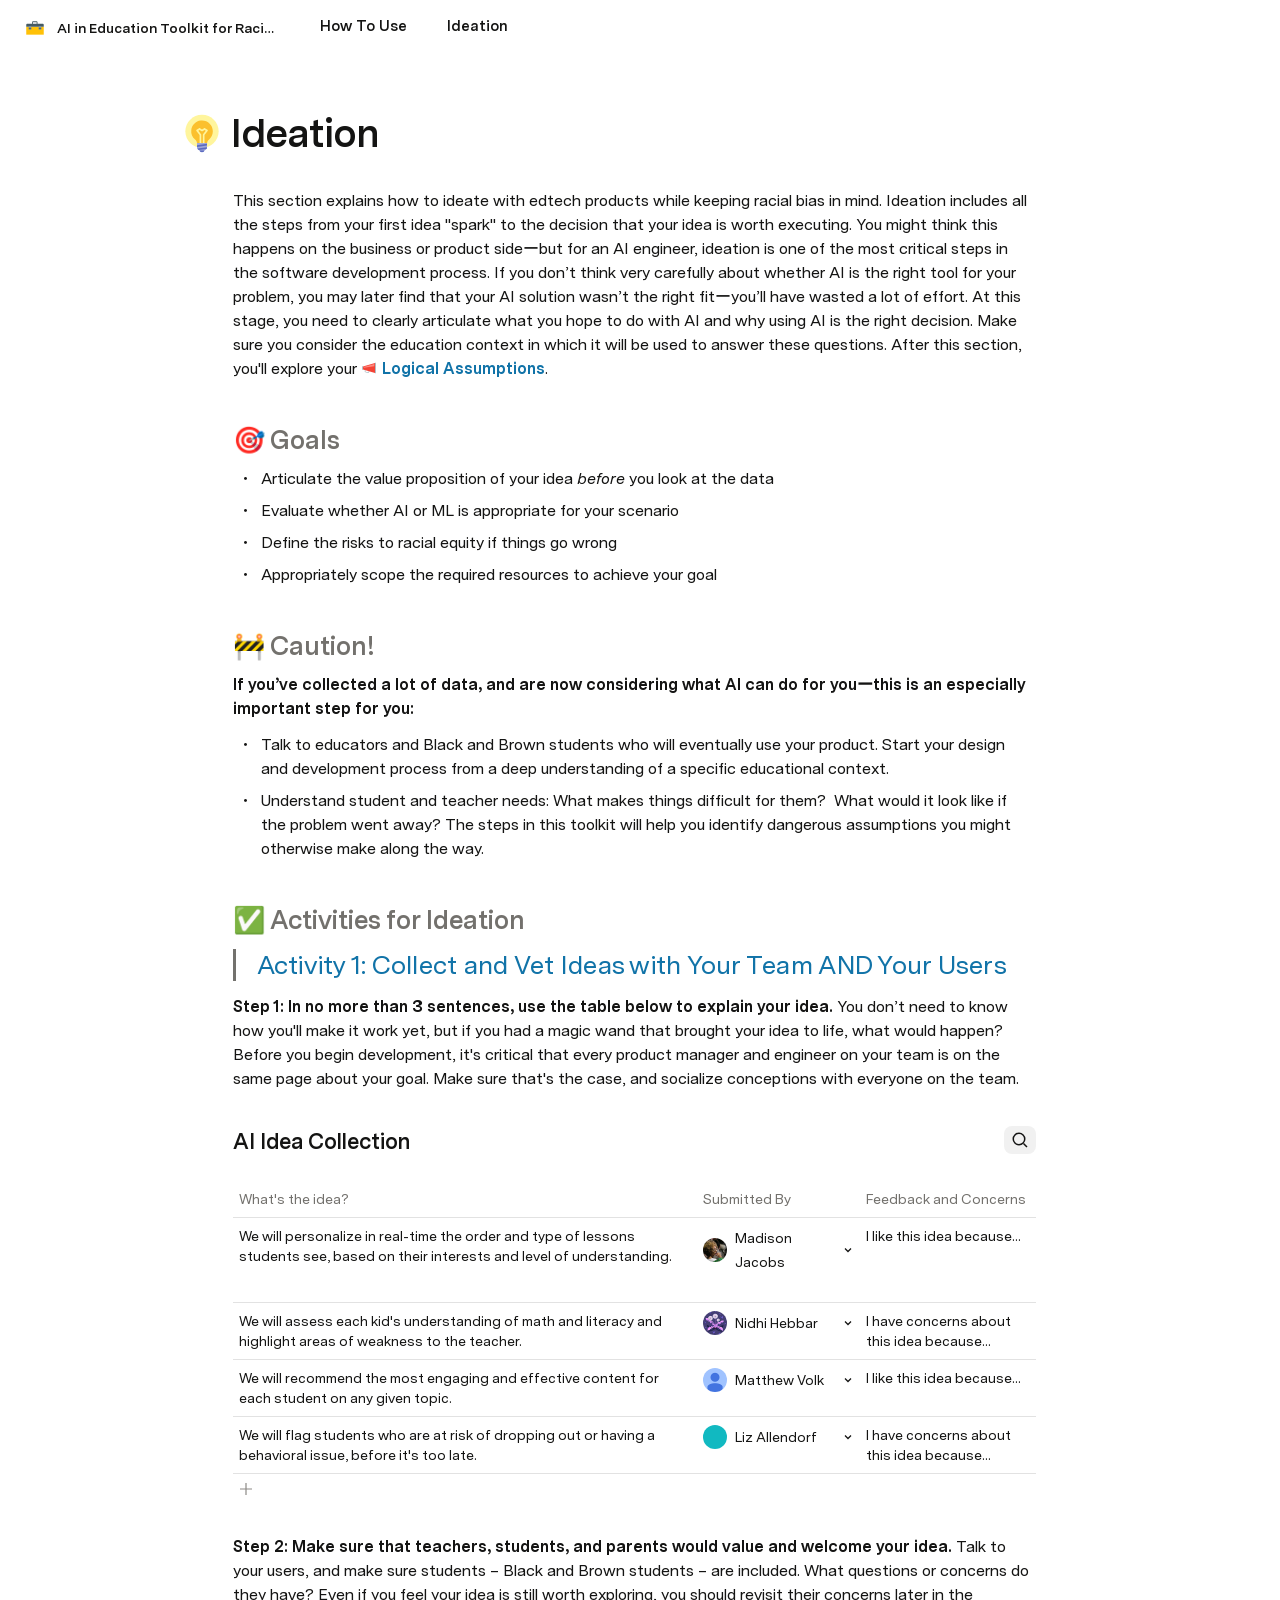
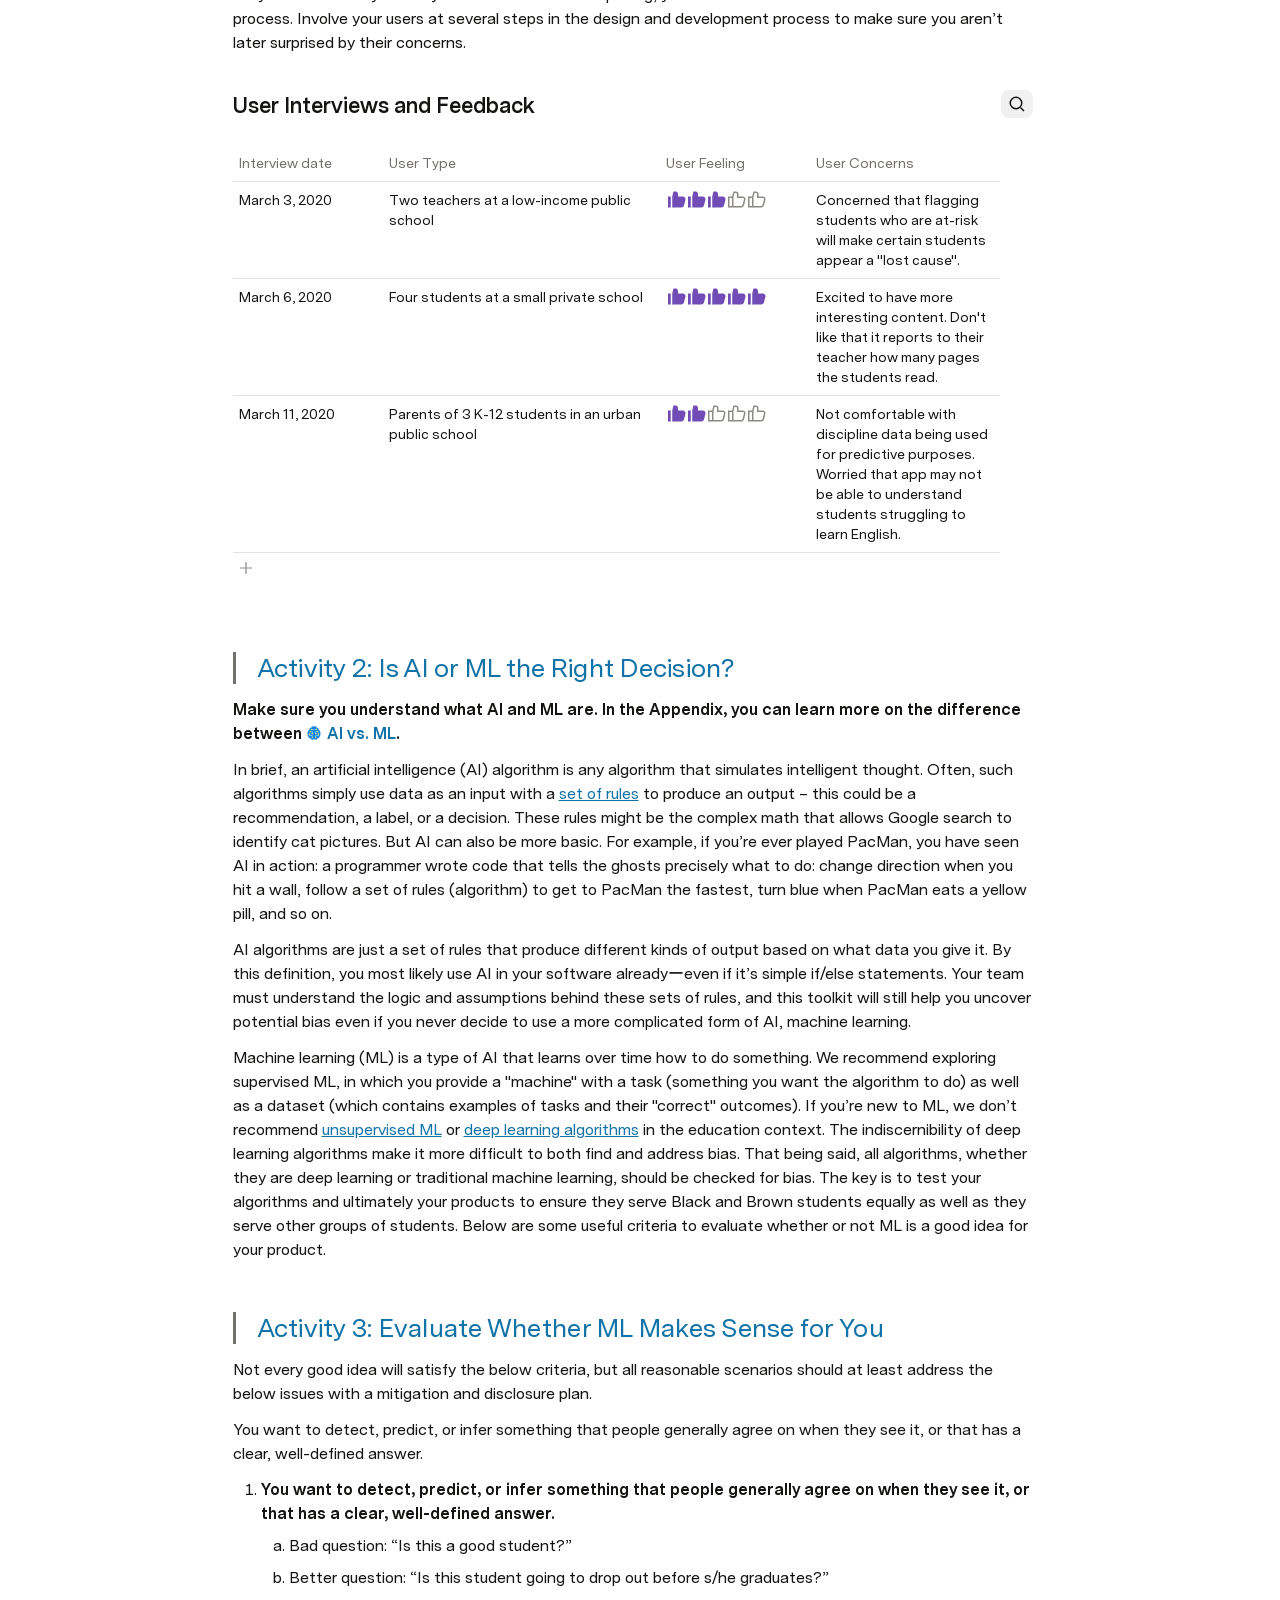
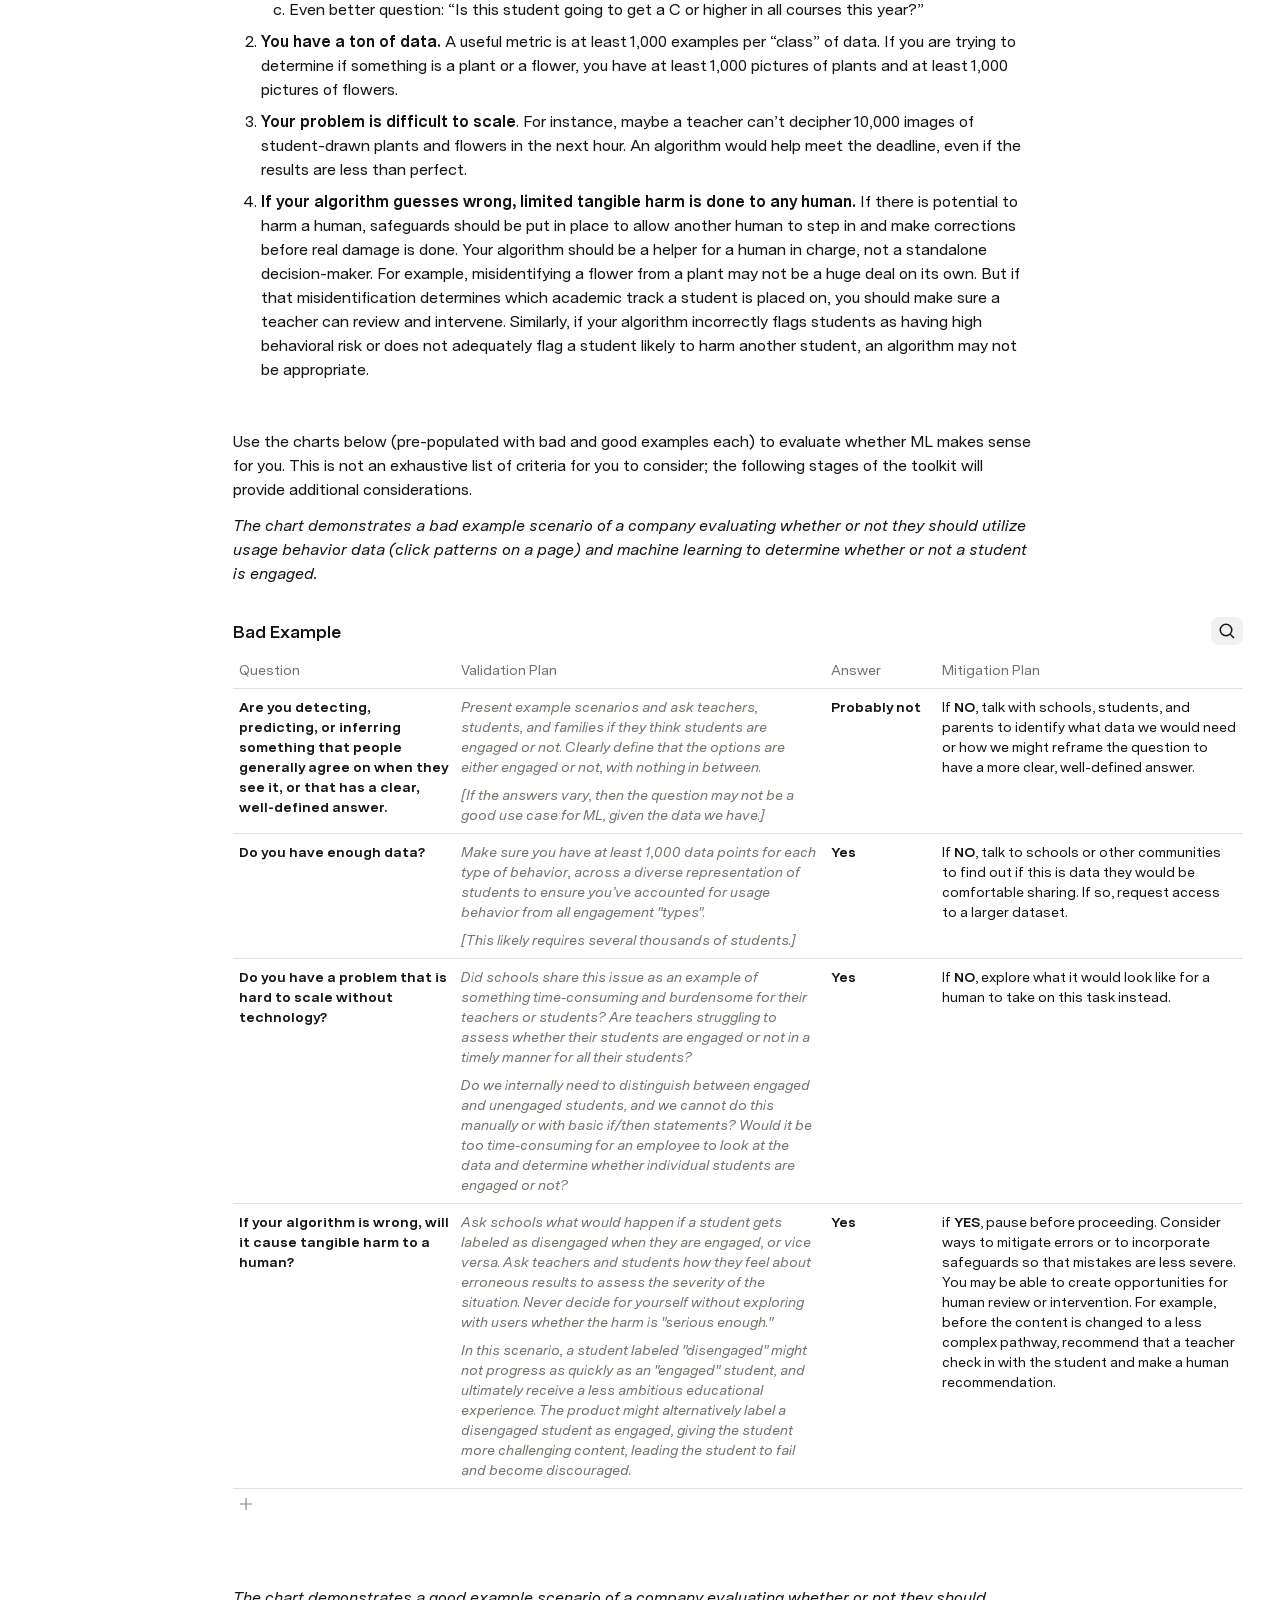
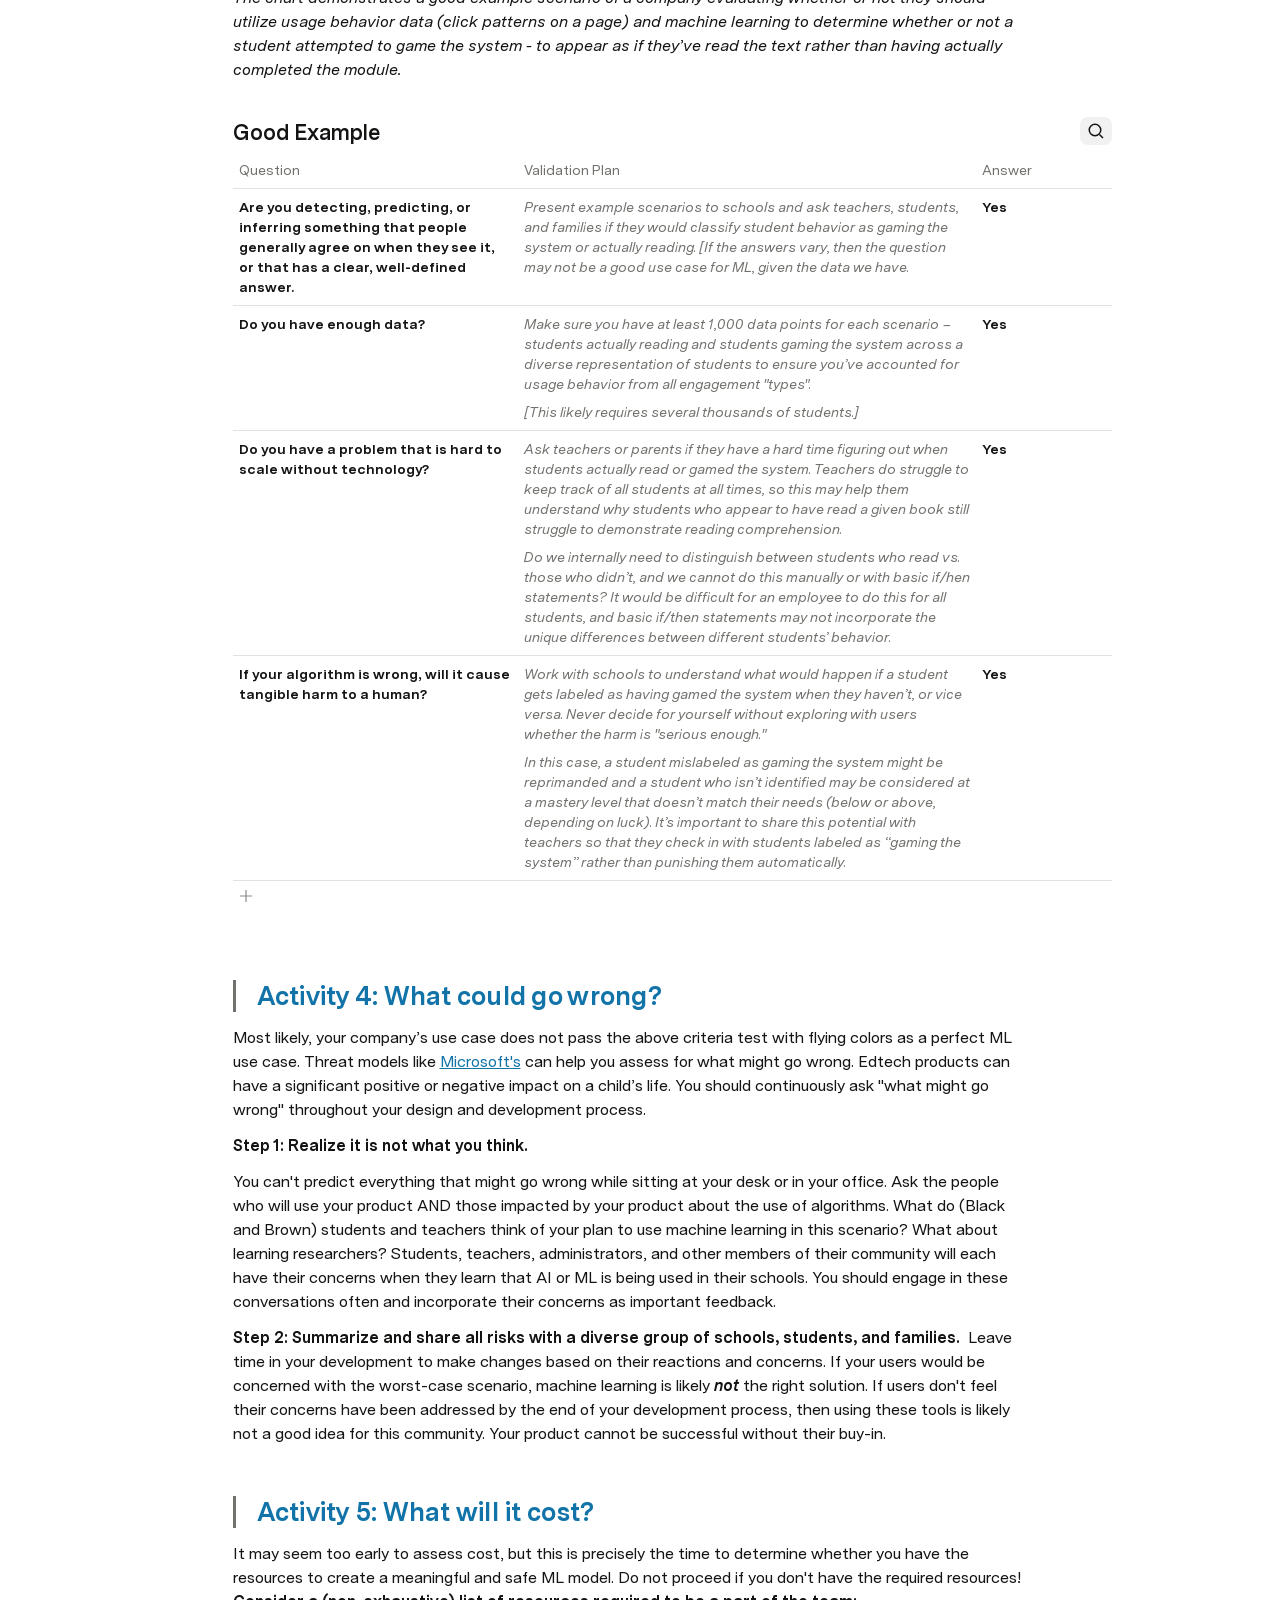
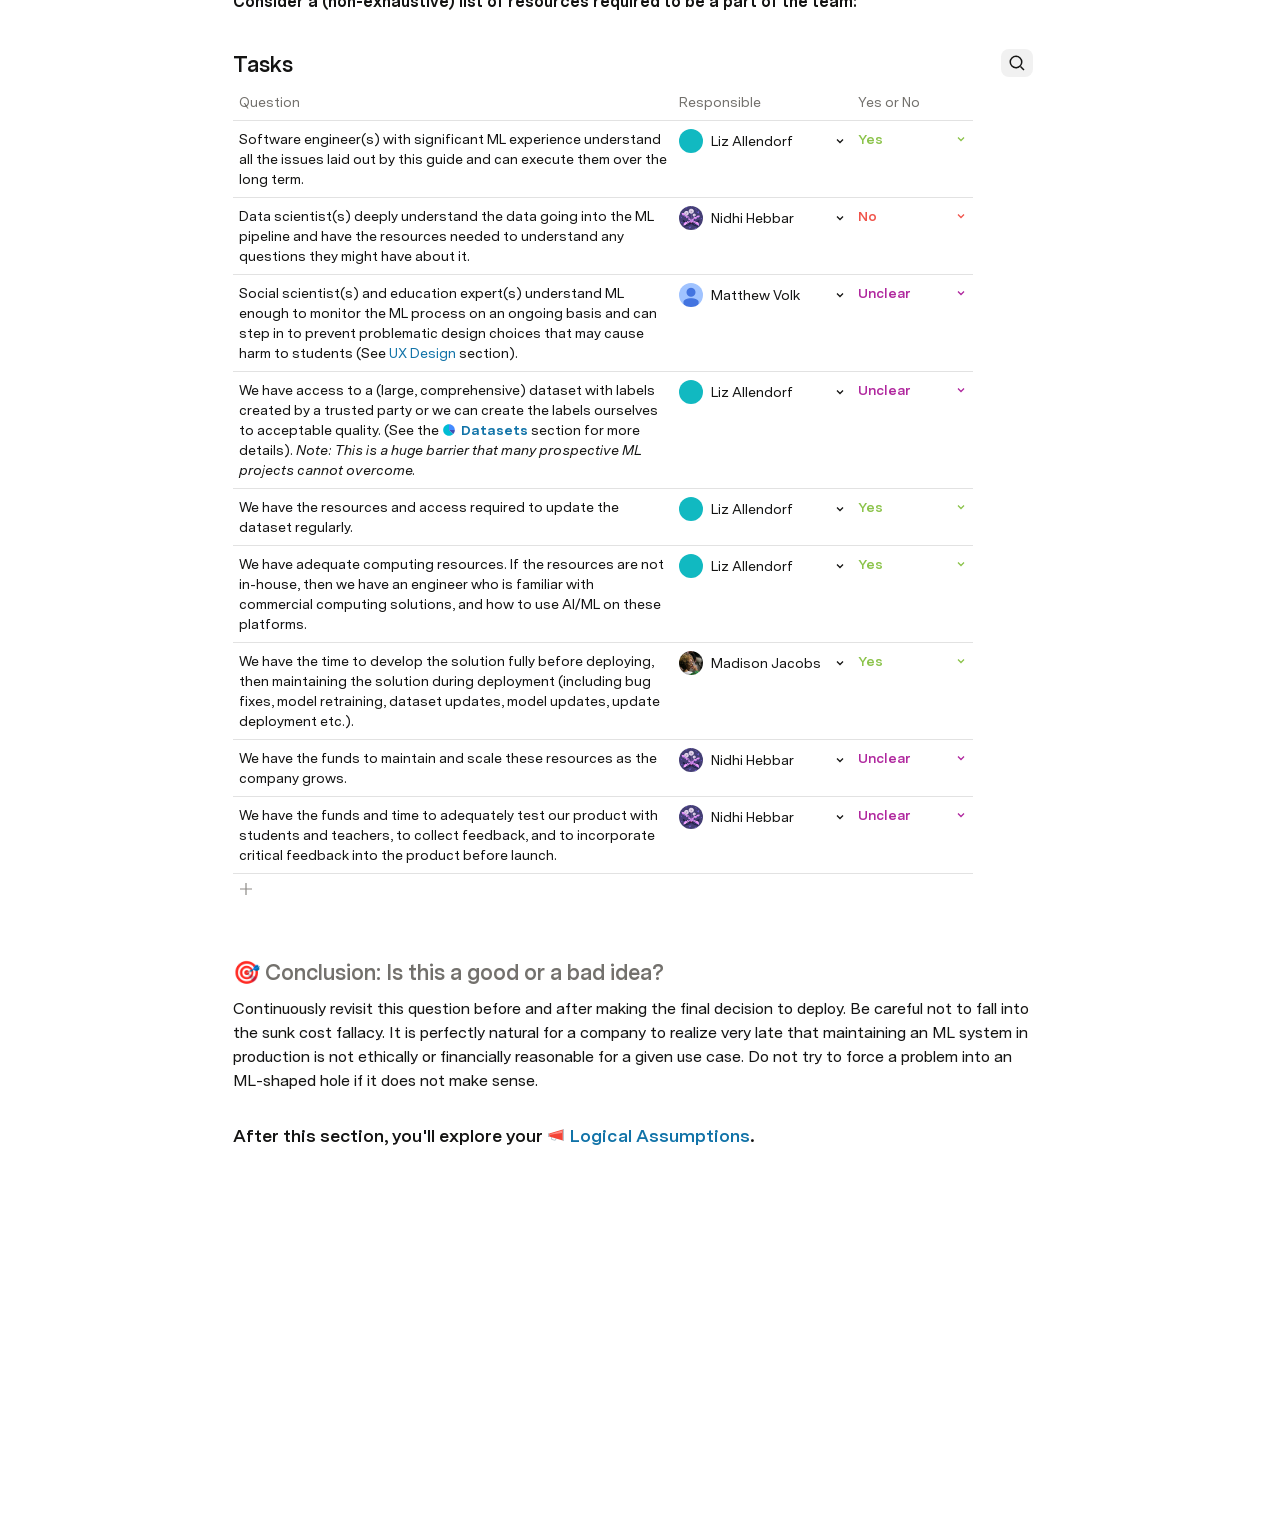
<file: ai-toolkit-website/v2.1/ideation.html>
<!DOCTYPE html>
<html lang="en">
<head>
  <meta charset="UTF-8">
  <meta name="viewport" content="width=device-width, initial-scale=1.0">
  <title>Ideation · AI in Education Toolkit for Racial Equity</title>
  <link rel="stylesheet" href="css/style.css">
</head>
<body data-page="ideation">
  <!-- Icons reused in the tables below via <use href="#..."> -->
  <svg width="0" height="0" style="position:absolute" aria-hidden="true">
    <symbol id="thumb-on" viewBox="0 0 20 20"><path fill="currentColor" d="M4.75 6.5v11H2v-11zM7.403 1.5H9.75c.792 0 1.41.34 1.792.925.35.535.458 1.204.458 1.825V6.5h4.749a2.75 2.75 0 0 1 2.66 3.45l-1.448 5.5a2.75 2.75 0 0 1-2.66 2.05H6.25v-11h-.002z"/></symbol>
    <symbol id="thumb-off" viewBox="0 0 20 20"><path fill="currentColor" d="M9.75 1.5a2.75 2.75 0 0 1 2.75 2.75V6.5h4.249a2.75 2.75 0 0 1 2.66 3.45l-1.448 5.5a2.75 2.75 0 0 1-2.66 2.05H2v-11h4.165l1.25-5zM3.5 16H6V8H3.5zm4-8.658V16h7.802a1.25 1.25 0 0 0 1.209-.932l1.447-5.5A1.25 1.25 0 0 0 16.749 8H11V4.25C11 3.56 10.44 3 9.75 3H8.585z"/></symbol>
    <symbol id="chevron" viewBox="0 0 12 12"><path d="M3 4.5l3 3 3-3" fill="none" stroke="currentColor" stroke-width="1.3"/></symbol>
    <symbol id="plus" viewBox="0 0 14 14"><path d="M7 1v12M1 7h12" stroke="currentColor" stroke-width="1.2"/></symbol>
    <symbol id="search" viewBox="0 0 20 20"><circle cx="9" cy="9" r="5.75" fill="none" stroke="currentColor" stroke-width="1.5"/><path d="M13.5 13.5l3.5 3.5" stroke="currentColor" stroke-width="1.5"/></symbol>
  </svg>

  <header class="topbar">
    <a class="doc-title" href="index.html">
      <img src="assets/icons/toolbox.svg" alt="" width="20" height="20"><span>AI in Education Toolkit for Racial Equity</span>
    </a>
    <nav class="tabs" aria-label="Pages">
      <a class="tab" href="how-to-use.html" title="How To Use"><span>How To Use</span></a>
      <a class="tab active" href="ideation.html" title="Ideation"><span>Ideation</span></a>
    </nav>
  </header>

  <main class="page">
    <div class="page-header">
      <img class="page-icon" src="assets/icons/idea.svg" alt="">
      <h1 class="page-title">Ideation</h1>
    </div>

    <div class="page-body" id="page-content">
      <p>This section explains how to ideate with edtech products while keeping racial bias in mind. Ideation includes all the steps from your first idea "spark" to the decision that your idea is worth executing. You might think this happens on the business or product sideーbut for an AI engineer, ideation is one of the most critical steps in the software development process. If you don’t think very carefully about whether AI is the right tool for your problem, you may later find that your AI solution wasn’t the right fitーyou’ll have wasted a lot of effort. At this stage, you need to clearly articulate what you hope to do with AI and why using AI is the right decision. Make sure you consider the education context in which it will be used to answer these questions. After this section, you'll explore your <a class="doc-link" href="https://docs.superhuman.com/@edtechequity/edtech-ai-toolkit-for-racial-equity/logical-assumptions-19" target="_blank" rel="noopener"><img src="assets/icons/megaphone.svg" alt="">Logical Assumptions</a>.</p>

      <h1 class="section">🎯 Goals</h1>
      <ul>
        <li>Articulate the value proposition of your idea <em>before</em> you look at the data</li>
        <li>Evaluate whether AI or ML is appropriate for your scenario</li>
        <li>Define the risks to racial equity if things go wrong</li>
        <li>Appropriately scope the required resources to achieve your goal</li>
      </ul>

      <h1 class="section">🚧 Caution!</h1>
      <p><strong>If you’ve collected a lot of data, and are now considering what AI can do for youーthis is an especially important step for you:</strong></p>
      <ul>
        <li>Talk to educators and Black and Brown students who will eventually use your product. Start your design and development process from a deep understanding of a specific educational context.</li>
        <li>Understand student and teacher needs: What makes things difficult for them?&nbsp; What would it look like if the problem went away? The steps in this toolkit will help you identify dangerous assumptions you might otherwise make along the way.</li>
      </ul>

      <h1 class="section">✅ Activities for Ideation</h1>

      <!-- ============ Activity 1 ============ -->
      <h2 class="activity">Activity 1: Collect and Vet Ideas with Your Team AND Your Users</h2>

      <p><strong>Step 1: In no more than 3 sentences, use the table below to explain your idea.</strong> You don’t need to know how you'll make it work yet, but if you had a magic wand that brought your idea to life, what would happen? Before you begin development, it's critical that every product manager and engineer on your team is on the same page about your goal. Make sure that's the case, and socialize conceptions with everyone on the team.</p>

      <div class="table-block">
        <div class="table-header" id="ai-idea-collection" style="width: 803px">
          <h4 class="table-title">AI Idea Collection</h4>
          <span class="table-search"><svg width="20" height="20"><use href="#search"/></svg></span>
        </div>
        <div class="table-scroll">
          <table style="width: 803px">
            <colgroup><col style="width: 464px"><col style="width: 163px"><col style="width: 176px"></colgroup>
            <thead><tr><th class="tall">What's the idea?</th><th class="tall">Submitted By</th><th class="tall">Feedback and Concerns</th></tr></thead>
            <tbody>
              <tr style="height: 85px">
                <td>We will personalize in real-time the order and type of lessons students see, based on their interests and level of understanding.</td>
                <td><div class="person"><img src="assets/images/avatar-madison.jpg" alt=""><span>Madison Jacobs</span><svg class="chevron" width="12" height="12"><use href="#chevron"/></svg></div></td>
                <td>I like this idea because...</td>
              </tr>
              <tr>
                <td>We will assess each kid's understanding of math and literacy and highlight areas of weakness to the teacher.</td>
                <td><div class="person"><img src="assets/images/avatar-nidhi.png" alt=""><span>Nidhi Hebbar</span><svg class="chevron" width="12" height="12"><use href="#chevron"/></svg></div></td>
                <td>I have concerns about this idea because...</td>
              </tr>
              <tr>
                <td>We will recommend the most engaging and effective content for each student on any given topic.</td>
                <td><div class="person"><img src="assets/images/avatar-matthew.png" alt=""><span>Matthew Volk</span><svg class="chevron" width="12" height="12"><use href="#chevron"/></svg></div></td>
                <td>I like this idea because...</td>
              </tr>
              <tr>
                <td>We will flag students who are at risk of dropping out or having a behavioral issue, before it's too late.</td>
                <td><div class="person"><img src="assets/images/avatar-liz.png" alt=""><span>Liz Allendorf</span><svg class="chevron" width="12" height="12"><use href="#chevron"/></svg></div></td>
                <td>I have concerns about this idea because...</td>
              </tr>
            </tbody>
          </table>
        </div>
        <div class="add-row"><svg width="14" height="14"><use href="#plus"/></svg></div>
      </div>

      <p><strong>Step 2: Make sure that teachers, students, and parents would value and welcome your idea.</strong> Talk to your users, and make sure students – Black and Brown students – are included. What questions or concerns do they have? Even if you feel your idea is still worth exploring, you should revisit their concerns later in the process. Involve your users at several steps in the design and development process to make sure you aren’t later surprised by their concerns.</p>

      <div class="table-block">
        <div class="table-header" style="width: 800px">
          <h4 class="table-title">User Interviews and Feedback</h4>
          <span class="table-search"><svg width="20" height="20"><use href="#search"/></svg></span>
        </div>
        <div class="table-scroll">
          <table style="width: 767px">
            <colgroup><col style="width: 150px"><col style="width: 277px"><col style="width: 150px"><col style="width: 190px"></colgroup>
            <thead><tr><th class="tall">Interview date</th><th class="tall">User Type</th><th class="tall">User Feeling</th><th class="tall">User Concerns</th></tr></thead>
            <tbody>
              <tr>
                <td>March 3, 2020</td>
                <td>Two teachers at a low-income public school</td>
                <td><div class="rating"><svg class="on" width="20" height="20"><use href="#thumb-on"/></svg><svg class="on" width="20" height="20"><use href="#thumb-on"/></svg><svg class="on" width="20" height="20"><use href="#thumb-on"/></svg><svg width="20" height="20"><use href="#thumb-off"/></svg><svg width="20" height="20"><use href="#thumb-off"/></svg></div></td>
                <td>Concerned that flagging students who are at-risk will make certain students appear a "lost cause".</td>
              </tr>
              <tr>
                <td>March 6, 2020</td>
                <td>Four students at a small private school</td>
                <td><div class="rating"><svg class="on" width="20" height="20"><use href="#thumb-on"/></svg><svg class="on" width="20" height="20"><use href="#thumb-on"/></svg><svg class="on" width="20" height="20"><use href="#thumb-on"/></svg><svg class="on" width="20" height="20"><use href="#thumb-on"/></svg><svg class="on" width="20" height="20"><use href="#thumb-on"/></svg></div></td>
                <td>Excited to have more interesting content. Don't like that it reports to their teacher how many pages the students read.</td>
              </tr>
              <tr>
                <td>March 11, 2020</td>
                <td>Parents of 3 K-12 students in an urban public school</td>
                <td><div class="rating"><svg class="on" width="20" height="20"><use href="#thumb-on"/></svg><svg class="on" width="20" height="20"><use href="#thumb-on"/></svg><svg width="20" height="20"><use href="#thumb-off"/></svg><svg width="20" height="20"><use href="#thumb-off"/></svg><svg width="20" height="20"><use href="#thumb-off"/></svg></div></td>
                <td>Not comfortable with discipline data being used for predictive purposes. Worried that app may not be able to understand students struggling to learn English.</td>
              </tr>
            </tbody>
          </table>
        </div>
        <div class="add-row"><svg width="14" height="14"><use href="#plus"/></svg></div>
      </div>

      <div class="spacer"></div>

      <!-- ============ Activity 2 ============ -->
      <h2 class="activity">Activity 2: Is AI or ML the Right Decision?</h2>

      <p><strong>Make sure you understand what AI and ML are. In the Appendix, you can learn more on the difference between <a class="doc-link" href="ideation/ai-vs-ml.html"><img src="assets/icons/artificial-intelligence.svg" alt="">AI vs. ML</a>.</strong></p>

      <p>In brief, an artificial intelligence (AI) algorithm is any algorithm that simulates intelligent thought. Often, such algorithms simply use data as an input with a <a href="https://pathmind.com/wiki/ai-vs-machine-learning-vs-deep-learning" target="_blank" rel="noopener">set of rules</a> to produce an output – this could be a recommendation, a label, or a decision. These rules might be the complex math that allows Google search to identify cat pictures. But AI can also be more basic. For example, if you’re ever played PacMan, you have seen AI in action: a programmer wrote code that tells the ghosts precisely what to do: change direction when you hit a wall, follow a set of rules (algorithm) to get to PacMan the fastest, turn blue when PacMan eats a yellow pill, and so on.</p>

      <p>AI algorithms are just a set of rules that produce different kinds of output based on what data you give it. By this definition, you most likely use AI in your software alreadyーeven if it’s simple if/else statements. Your team must understand the logic and assumptions behind these sets of rules, and this toolkit will still help you uncover potential bias even if you never decide to use a more complicated form of AI, machine learning.</p>

      <p>Machine learning (ML) is a type of AI that learns over time how to do something. We recommend exploring supervised ML, in which you provide a "machine" with a task (something you want the algorithm to do) as well as a dataset (which contains examples of tasks and their "correct" outcomes). If you’re new to ML, we don’t recommend <a href="https://www.datarobot.com/wiki/unsupervised-machine-learning/" target="_blank" rel="noopener">unsupervised ML</a> or <a href="https://machinelearningmastery.com/what-is-deep-learning/" target="_blank" rel="noopener">deep learning algorithms</a> in the education context. The indiscernibility of deep learning algorithms make it more difficult to both find and address bias. That being said, all algorithms, whether they are deep learning or traditional machine learning, should be checked for bias. The key is to test your algorithms and ultimately your products to ensure they serve Black and Brown students equally as well as they serve other groups of students. Below are some useful criteria to evaluate whether or not ML is a good idea for your product.</p>

      <div class="spacer"></div>

      <!-- ============ Activity 3 ============ -->
      <h2 class="activity">Activity 3: Evaluate Whether ML Makes Sense for You</h2>

      <p>Not every good idea will satisfy the below criteria, but all reasonable scenarios should at least address the below issues with a mitigation and disclosure plan.</p>

      <p>You want to detect, predict, or infer something that people generally agree on when they see it, or that has a clear, well-defined answer.</p>

      <ol>
        <li>
          <strong>You want to detect, predict, or infer something that people generally agree on when they see it, or that has a clear, well-defined answer.</strong>
          <ol>
            <li>Bad question: “Is this a good student?”</li>
            <li>Better question: “Is this student going to drop out before s/he graduates?”</li>
            <li>Even better question: “Is this student going to get a C or higher in all courses this year?”</li>
          </ol>
        </li>
        <li><strong>You have a ton of data.</strong> A useful metric is at least 1,000 examples per “class” of data. If you are trying to determine if something is a plant or a flower, you have at least 1,000 pictures of plants and at least 1,000 pictures of flowers.</li>
        <li><strong>Your problem is difficult to scale</strong>. For instance, maybe a teacher can’t decipher 10,000 images of student-drawn plants and flowers in the next hour. An algorithm would help meet the deadline, even if the results are less than perfect.</li>
        <li><strong>If your algorithm guesses wrong, limited tangible harm is done to any human.</strong> If there is potential to harm a human, safeguards should be put in place to allow another human to step in and make corrections before real damage is done. Your algorithm should be a helper for a human in charge, not a standalone decision-maker. For example, misidentifying a flower from a plant may not be a huge deal on its own. But if that misidentification determines which academic track a student is placed on, you should make sure a teacher can review and intervene. Similarly, if your algorithm incorrectly flags students as having high behavioral risk or does not adequately flag a student likely to harm another student, an algorithm may not be appropriate.</li>
      </ol>

      <div class="spacer"></div>

      <p>Use the charts below (pre-populated with bad and good examples each) to evaluate whether ML makes sense for you. This is not an exhaustive list of criteria for you to consider; the following stages of the toolkit will provide additional considerations.</p>

      <p><em>The chart demonstrates a bad example scenario of a company evaluating whether or not they should utilize usage behavior data (click patterns on a page) and machine learning to determine whether or not a student is engaged.</em></p>

      <div class="table-block tight">
        <div class="table-header" style="width: 1010px">
          <h4 class="table-title small">Bad Example</h4>
          <span class="table-search"><svg width="20" height="20"><use href="#search"/></svg></span>
        </div>
        <div class="table-scroll">
          <table style="width: 1010px">
            <colgroup><col style="width: 222px"><col style="width: 370px"><col style="width: 111px"><col style="width: 307px"></colgroup>
            <thead><tr><th>Question</th><th>Validation Plan</th><th>Answer</th><th>Mitigation Plan</th></tr></thead>
            <tbody>
              <tr>
                <td><strong>Are you detecting, predicting, or inferring something that people generally agree on when they see it, or that has a clear, well-defined answer.</strong></td>
                <td class="muted"><p><em>Present example scenarios and ask teachers, students, and families if they think students are engaged or not. Clearly define that the options are either engaged or not, with nothing in between.</em></p><p><em>[If the answers vary, then the question may not be a good use case for ML, given the data we have.]</em></p></td>
                <td><strong>Probably not</strong></td>
                <td>If <strong>NO</strong>, talk with schools, students, and parents to identify what data we would need or how we might reframe the question to have a more clear, well-defined answer.</td>
              </tr>
              <tr>
                <td><strong>Do you have enough data?</strong></td>
                <td class="muted"><p><em>Make sure you have at least 1,000 data points for each type of behavior, across a diverse representation of students to ensure you’ve accounted for usage behavior from all engagement "types".</em></p><p><em>[This likely requires several thousands of students.]</em></p></td>
                <td><strong>Yes</strong></td>
                <td>If <strong>NO</strong>, talk to schools or other communities to find out if this is data they would be comfortable sharing. If so, request access to a larger dataset.</td>
              </tr>
              <tr>
                <td><strong>Do you have a problem that is hard to scale without technology?</strong></td>
                <td class="muted"><p><em>Did schools share this issue as an example of something time-consuming and burdensome for their teachers or students? Are teachers struggling to assess whether their students are engaged or not in a timely manner for all their students?</em></p><p><em>Do we internally need to distinguish between engaged and unengaged students, and we cannot do this manually or with basic if/then statements? Would it be too time-consuming for an employee to look at the data and determine whether individual students are engaged or not?</em></p></td>
                <td><strong>Yes</strong></td>
                <td>If <strong>NO</strong>, explore what it would look like for a human to take on this task instead.</td>
              </tr>
              <tr>
                <td><strong>If your algorithm is wrong, will it cause tangible harm to a human?</strong></td>
                <td class="muted"><p><em>Ask schools what would happen if a student gets labeled as disengaged when they are engaged, or vice versa. Ask teachers and students how they feel about erroneous results to assess the severity of the situation. Never decide for yourself without exploring with users whether the harm is "serious enough."</em></p><p><em>In this scenario, a student labeled "disengaged" might not progress as quickly as an "engaged" student, and ultimately receive a less ambitious educational experience. The product might alternatively label a disengaged student as engaged, giving the student more challenging content, leading the student to fail and become discouraged.</em></p></td>
                <td><strong>Yes</strong></td>
                <td>if <strong>YES</strong>, pause before proceeding. Consider ways to mitigate errors or to incorporate safeguards so that mistakes are less severe. You may be able to create opportunities for human review or intervention. For example, before the content is changed to a less complex pathway, recommend that a teacher check in with the student and make a human recommendation.</td>
              </tr>
            </tbody>
          </table>
        </div>
        <div class="add-row"><svg width="14" height="14"><use href="#plus"/></svg></div>
      </div>

      <div class="spacer"></div>

      <p><em>The chart demonstrates a good example scenario of a company evaluating whether or not they should utilize usage behavior data (click patterns on a page) and machine learning to determine whether or not a student attempted to game the system - to appear as if they’ve read the text rather than having actually completed the module.</em></p>

      <div class="table-block">
        <div class="table-header" style="width: 879px">
          <h4 class="table-title">Good Example</h4>
          <span class="table-search"><svg width="20" height="20"><use href="#search"/></svg></span>
        </div>
        <div class="table-scroll">
          <table style="width: 879px">
            <colgroup><col style="width: 285px"><col style="width: 458px"><col style="width: 136px"></colgroup>
            <thead><tr><th>Question</th><th>Validation Plan</th><th>Answer</th></tr></thead>
            <tbody>
              <tr>
                <td><strong>Are you detecting, predicting, or inferring something that people generally agree on when they see it, or that has a clear, well-defined answer.</strong></td>
                <td class="muted"><p><em>Present example scenarios to schools and ask teachers, students, and families if they would classify student behavior as gaming the system or actually reading. [If the answers vary, then the question may not be a good use case for ML, given the data we have.</em></p></td>
                <td><strong>Yes</strong></td>
              </tr>
              <tr>
                <td><strong>Do you have enough data?</strong></td>
                <td class="muted"><p><em>Make sure you have at least 1,000 data points for each scenario&nbsp;– students actually reading and students gaming the system across a diverse representation of students to ensure you’ve accounted for usage behavior from all engagement "types".</em></p><p><em>[This likely requires several thousands of students.]</em></p></td>
                <td><strong>Yes</strong></td>
              </tr>
              <tr>
                <td><strong>Do you have a problem that is hard to scale without technology?</strong></td>
                <td class="muted"><p><em>Ask teachers or parents if they have a hard time figuring out when students actually read or gamed the system. Teachers do struggle to keep track of all students at all times, so this may help them understand why students who appear to have read a given book still struggle to demonstrate reading comprehension.</em></p><p><em>Do we internally need to distinguish between students who read vs. those who didn’t, and we cannot do this manually or with basic if/hen statements? It would be difficult for an employee to do this for all students, and basic if/then statements may not incorporate the unique differences between different students’ behavior.</em></p></td>
                <td><strong>Yes</strong></td>
              </tr>
              <tr>
                <td><strong>If your algorithm is wrong, will it cause tangible harm to a human?</strong></td>
                <td class="muted"><p><em>Work with schools to understand what would happen if a student gets labeled as having gamed the system when they haven’t, or vice versa. Never decide for yourself without exploring with users whether the harm is "serious enough."</em></p><p><em>In this case, a student mislabeled as gaming the system might be reprimanded and a student who isn’t identified may be considered at a mastery level that doesn’t match their needs (below or above, depending on luck). It’s important to share this potential with teachers so that they check in with students labeled as “gaming the system” rather than punishing them automatically.</em></p></td>
                <td><strong>Yes</strong></td>
              </tr>
            </tbody>
          </table>
        </div>
        <div class="add-row"><svg width="14" height="14"><use href="#plus"/></svg></div>
      </div>

      <div class="spacer"></div>

      <!-- ============ Activity 4 ============ -->
      <h2 class="activity bold">Activity 4: What could go wrong?</h2>

      <p>Most likely, your company’s use case does not pass the above criteria test with flying colors as a perfect ML use case. Threat models like <a href="https://docs.microsoft.com/en-us/security/threat-modeling-aiml" target="_blank" rel="noopener">Microsoft's</a> can help you assess for what might go wrong. Edtech products can have a significant positive or negative impact on a child’s life. You should continuously ask "what might go wrong" throughout your design and development process.</p>

      <p><strong>Step 1: Realize it is not what you think.</strong></p>

      <p>You can't predict everything that might go wrong while sitting at your desk or in your office. Ask the people who will use your product AND those impacted by your product about the use of algorithms. What do (Black and Brown) students and teachers think of your plan to use machine learning in this scenario? What about learning researchers? Students, teachers, administrators, and other members of their community will each have their concerns when they learn that AI or ML is being used in their schools. You should engage in these conversations often and incorporate their concerns as important feedback.</p>

      <p><strong>Step 2: Summarize and share all risks with a diverse group of schools, students, and families.</strong>&nbsp; Leave time in your development to make changes based on their reactions and concerns. If your users would be concerned with the worst-case scenario, machine learning is likely <strong><em>not</em></strong> the right solution. If users don't feel their concerns have been addressed by the end of your development process, then using these tools is likely not a good idea for this community. Your product cannot be successful without their buy-in.</p>

      <div class="spacer"></div>

      <!-- ============ Activity 5 ============ -->
      <h2 class="activity bold">Activity 5: What will it cost?</h2>

      <p>It may seem too early to assess cost, but this is precisely the time to determine whether you have the resources to create a meaningful and safe ML model. Do not proceed if you don't have the required resources!&nbsp; <strong>Consider a (non-exhaustive) list of resources required to be a part of the team:</strong></p>

      <div class="table-block">
        <div class="table-header" style="width: 800px">
          <h4 class="table-title">Tasks</h4>
          <span class="table-search"><svg width="20" height="20"><use href="#search"/></svg></span>
        </div>
        <div class="table-scroll">
          <table style="width: 740px">
            <colgroup><col style="width: 440px"><col style="width: 179px"><col style="width: 121px"></colgroup>
            <thead><tr><th>Question</th><th>Responsible</th><th>Yes or No</th></tr></thead>
            <tbody>
              <tr>
                <td>Software engineer(s) with significant ML experience understand all the issues laid out by this guide and can execute them over the long term.</td>
                <td><div class="person"><img src="assets/images/avatar-liz.png" alt=""><span>Liz Allendorf</span><svg class="chevron" width="12" height="12"><use href="#chevron"/></svg></div></td>
                <td><div class="chip yes">Yes<svg class="chevron" width="12" height="12"><use href="#chevron"/></svg></div></td>
              </tr>
              <tr>
                <td>Data scientist(s) deeply understand the data going into the ML pipeline and have the resources needed to understand any questions they might have about it.</td>
                <td><div class="person"><img src="assets/images/avatar-nidhi.png" alt=""><span>Nidhi Hebbar</span><svg class="chevron" width="12" height="12"><use href="#chevron"/></svg></div></td>
                <td><div class="chip no">No<svg class="chevron" width="12" height="12"><use href="#chevron"/></svg></div></td>
              </tr>
              <tr>
                <td>Social scientist(s) and education expert(s) understand ML enough to monitor the ML process on an ongoing basis and can step in to prevent problematic design choices that may cause harm to students (See <a class="blue" style="text-decoration:none" href="https://docs.superhuman.com/@edtechequity/edtech-ai-toolkit-for-racial-equity/ux-design-22" target="_blank" rel="noopener">UX Design</a> section).</td>
                <td><div class="person"><img src="assets/images/avatar-matthew.png" alt=""><span>Matthew Volk</span><svg class="chevron" width="12" height="12"><use href="#chevron"/></svg></div></td>
                <td><div class="chip unclear">Unclear<svg class="chevron" width="12" height="12"><use href="#chevron"/></svg></div></td>
              </tr>
              <tr>
                <td>We have access to a (large, comprehensive) dataset with labels created by a trusted party or we can create the labels ourselves to acceptable quality. (See the <a class="doc-link" href="https://docs.superhuman.com/@edtechequity/edtech-ai-toolkit-for-racial-equity/datasets-36" target="_blank" rel="noopener"><img src="assets/icons/pie-chart.svg" alt="" style="width:14px;height:14px">Datasets</a> section for more details). <em>Note: This is a huge barrier that many prospective ML projects cannot overcome.</em></td>
                <td><div class="person"><img src="assets/images/avatar-liz.png" alt=""><span>Liz Allendorf</span><svg class="chevron" width="12" height="12"><use href="#chevron"/></svg></div></td>
                <td><div class="chip unclear">Unclear<svg class="chevron" width="12" height="12"><use href="#chevron"/></svg></div></td>
              </tr>
              <tr>
                <td>We have the resources and access required to update the dataset regularly.</td>
                <td><div class="person"><img src="assets/images/avatar-liz.png" alt=""><span>Liz Allendorf</span><svg class="chevron" width="12" height="12"><use href="#chevron"/></svg></div></td>
                <td><div class="chip yes">Yes<svg class="chevron" width="12" height="12"><use href="#chevron"/></svg></div></td>
              </tr>
              <tr>
                <td>We have adequate computing resources. If the resources are not in-house, then we have an engineer who is familiar with commercial computing solutions, and how to use AI/ML on these platforms.</td>
                <td><div class="person"><img src="assets/images/avatar-liz.png" alt=""><span>Liz Allendorf</span><svg class="chevron" width="12" height="12"><use href="#chevron"/></svg></div></td>
                <td><div class="chip yes">Yes<svg class="chevron" width="12" height="12"><use href="#chevron"/></svg></div></td>
              </tr>
              <tr>
                <td>We have the time to develop the solution fully before deploying, then maintaining the solution during deployment (including bug fixes, model retraining, dataset updates, model updates, update deployment etc.).</td>
                <td><div class="person"><img src="assets/images/avatar-madison.jpg" alt=""><span>Madison Jacobs</span><svg class="chevron" width="12" height="12"><use href="#chevron"/></svg></div></td>
                <td><div class="chip yes">Yes<svg class="chevron" width="12" height="12"><use href="#chevron"/></svg></div></td>
              </tr>
              <tr>
                <td>We have the funds to maintain and scale these resources as the company grows.</td>
                <td><div class="person"><img src="assets/images/avatar-nidhi.png" alt=""><span>Nidhi Hebbar</span><svg class="chevron" width="12" height="12"><use href="#chevron"/></svg></div></td>
                <td><div class="chip unclear">Unclear<svg class="chevron" width="12" height="12"><use href="#chevron"/></svg></div></td>
              </tr>
              <tr>
                <td>We have the funds and time to adequately test our product with students and teachers, to collect feedback, and to incorporate critical feedback into the product before launch.</td>
                <td><div class="person"><img src="assets/images/avatar-nidhi.png" alt=""><span>Nidhi Hebbar</span><svg class="chevron" width="12" height="12"><use href="#chevron"/></svg></div></td>
                <td><div class="chip unclear">Unclear<svg class="chevron" width="12" height="12"><use href="#chevron"/></svg></div></td>
              </tr>
            </tbody>
          </table>
        </div>
        <div class="add-row"><svg width="14" height="14"><use href="#plus"/></svg></div>
      </div>

      <h2 class="section">🎯 Conclusion: Is this a good or a bad idea?</h2>

      <p>Continuously revisit this question before and after making the final decision to deploy. Be careful not to fall into the sunk cost fallacy. It is perfectly natural for a company to realize very late that maintaining an ML system in production is not ethically or financially reasonable for a given use case. Do not try to force a problem into an ML-shaped hole if it does not make sense.</p>

      <h3>After this section, you'll explore your <a class="doc-link" href="https://docs.superhuman.com/@edtechequity/edtech-ai-toolkit-for-racial-equity/logical-assumptions-19" target="_blank" rel="noopener"><img src="assets/icons/megaphone.svg" alt="">Logical Assumptions</a>.</h3>
      <div class="trailing-space" style="height: 174px"></div>
    </div>
  </main>

</body>
</html>
</file>
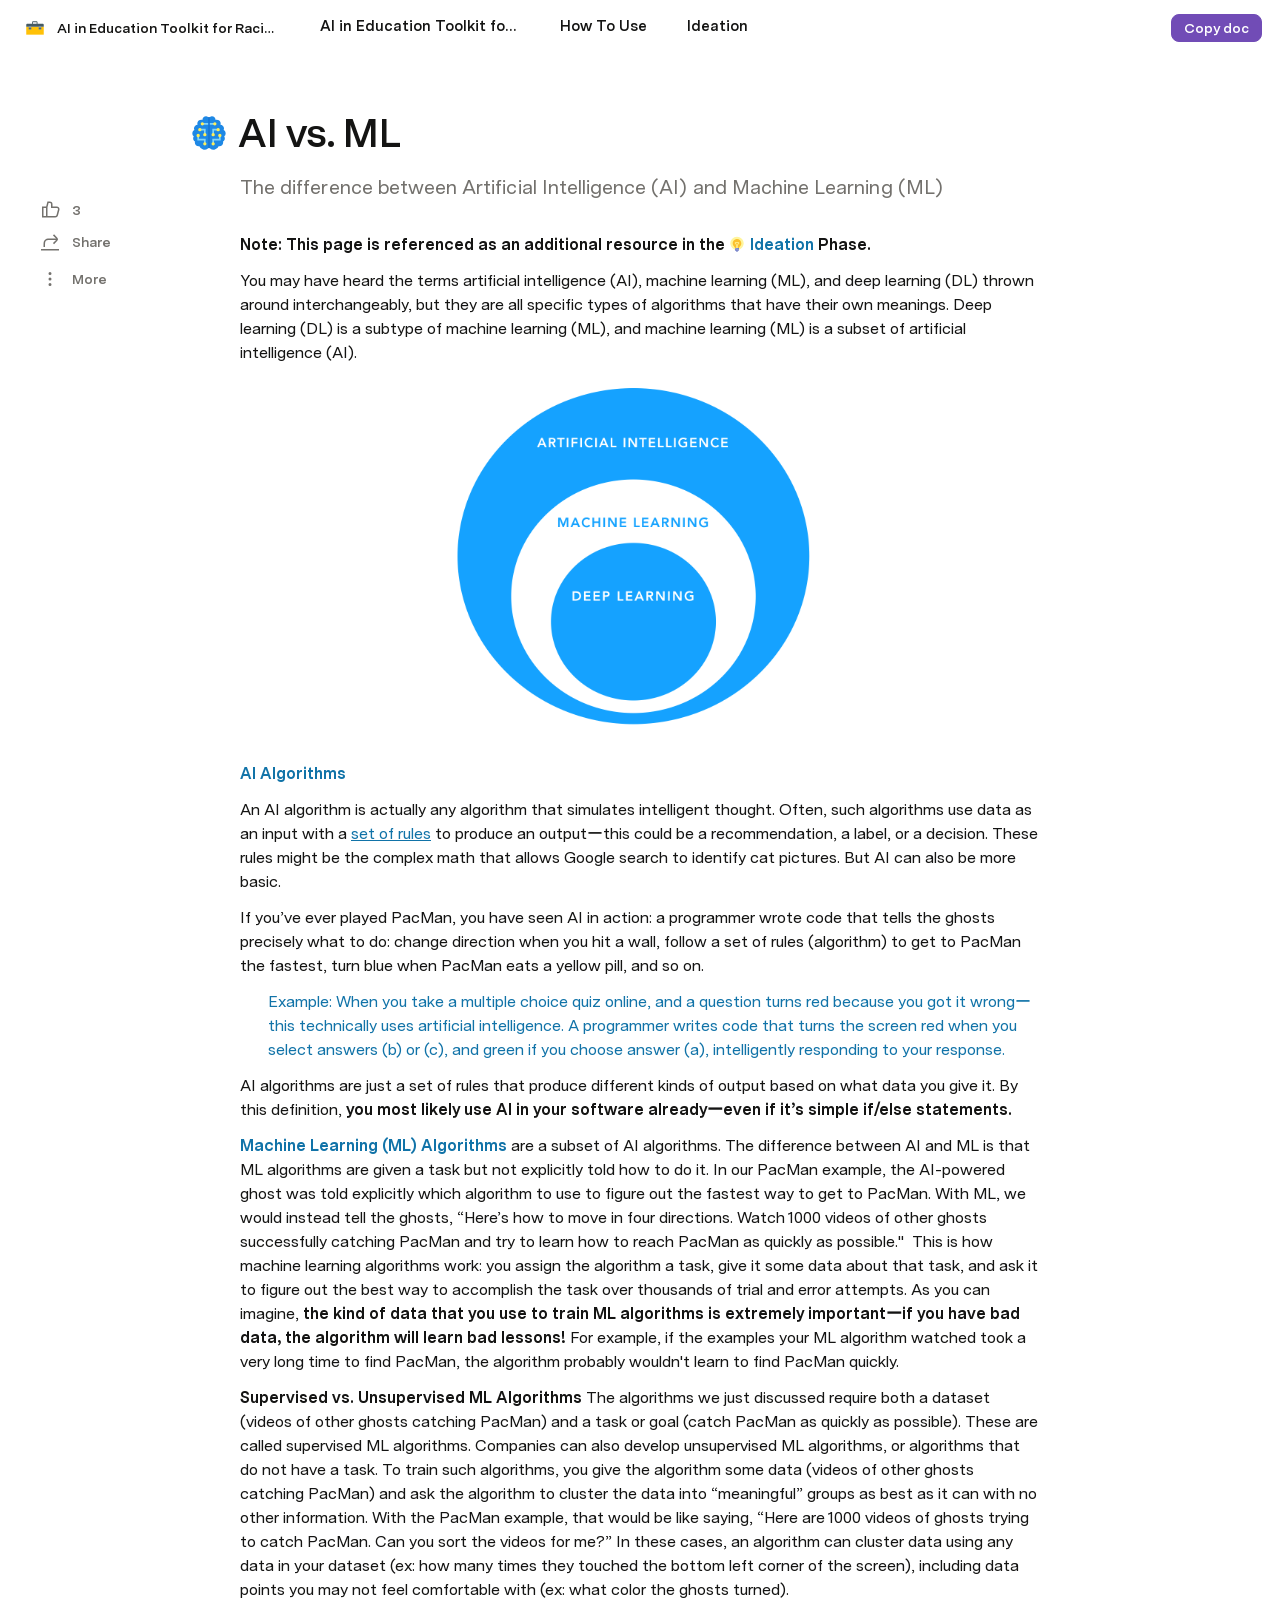
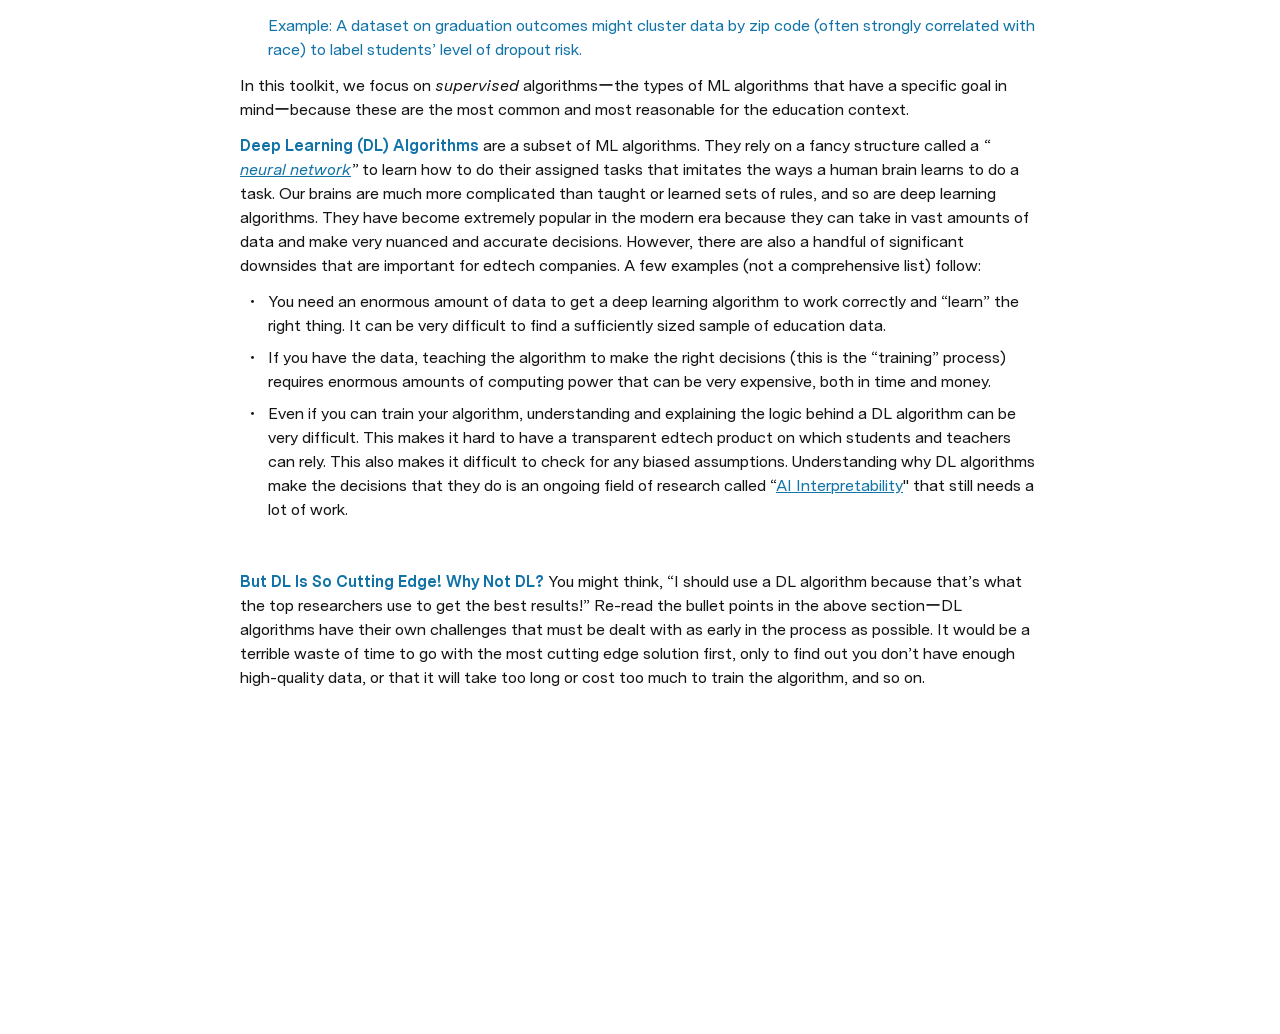
<file: ai-toolkit-website/v1.0/ideation/ai-vs-ml.html>
<!DOCTYPE html>
<html lang="en">
<head>
  <meta charset="UTF-8">
  <meta name="viewport" content="width=device-width, initial-scale=1.0">
  <title>AI vs. ML · AI in Education Toolkit for Racial Equity</title>
  <link rel="stylesheet" href="../css/style.css">
</head>
<body data-page="ai-vs-ml">
  <div id="site-nav"></div>

  <main class="page">
    <div id="page-actions"></div>

    <div class="page-header">
      <img class="page-icon" src="../assets/icons/artificial-intelligence.svg" alt="">
      <h1 class="page-title">AI vs. ML</h1>
    </div>
    <div class="page-subtitle">The difference between Artificial Intelligence (AI) and Machine Learning (ML)</div>

    <div class="page-body" id="page-content">
      <p><strong>Note: This page is referenced as an additional resource in the <a class="doc-link" href="../ideation.html"><img src="../assets/icons/idea.svg" alt="">Ideation</a> Phase.</strong></p>

      <p>You may have heard the terms artificial intelligence (AI), machine learning (ML), and deep learning (DL) thrown around interchangeably, but they are all specific types of algorithms that have their own meanings. Deep learning (DL) is a subtype of machine learning (ML), and machine learning (ML) is a subset of artificial intelligence (AI).</p>

      <img class="figure" src="../assets/images/ai-ml-dl.png" alt="Diagram: deep learning inside machine learning inside artificial intelligence" width="408" height="366">

      <p class="blue-bold">AI Algorithms</p>

      <p>An AI&nbsp;algorithm&nbsp;is actually any algorithm that simulates intelligent thought. Often, such algorithms use data as an input with a <a href="https://pathmind.com/wiki/ai-vs-machine-learning-vs-deep-learning" target="_blank" rel="noopener">set of rules</a> to produce an outputーthis could be a recommendation, a label, or a decision. These rules might be the complex&nbsp;math that allows Google search to identify cat pictures. But AI can also be more basic.</p>

      <p>If you’ve ever played PacMan, you have seen AI in action: a programmer wrote code that tells the ghosts precisely what to do: change direction when you hit a wall, follow a set of rules (algorithm) to get to PacMan the fastest, turn blue when PacMan eats a yellow pill, and so on.</p>

      <p class="example">Example: When you take a multiple choice quiz online, and a question turns red because you got it wrongーthis technically uses artificial intelligence. A programmer writes code that turns the screen red when you select answers (b) or (c), and green if you choose answer (a), intelligently responding to your response.</p>

      <p>AI algorithms are just a set of rules that produce different kinds of output based on what data you give it. By this definition, <strong>you most likely use AI in your software alreadyーeven if it’s simple if/else statements.</strong></p>

      <p><span class="blue-bold">Machine Learning (ML) Algorithms</span> are a subset of AI algorithms. The difference between AI and ML is that ML algorithms are given a task but not explicitly told how to do it. In our PacMan example, the AI-powered ghost was told explicitly which algorithm to use to figure out the fastest way to get to PacMan. With ML, we would instead tell the ghosts, “Here’s how to move in four directions. Watch 1000 videos of other ghosts successfully catching PacMan and try to learn how to reach PacMan as quickly as possible."&nbsp; This is how machine learning algorithms work: you assign the algorithm a task, give it some data about that task, and ask it to figure out the best way to accomplish the task over thousands of trial and error attempts. As you can imagine, <strong>the kind of data that you use to train ML algorithms is extremely importantーif you have bad data, the algorithm will learn bad lessons!</strong> For example, if the examples your ML algorithm watched took a very long time to find PacMan, the algorithm probably wouldn't learn to find PacMan quickly.</p>

      <p><strong>Supervised vs. Unsupervised ML Algorithms</strong> The algorithms we just discussed require both a dataset (videos of other ghosts catching PacMan) and a task or goal (catch PacMan as quickly as possible). These are called supervised ML algorithms. Companies can also develop unsupervised ML algorithms, or algorithms that do not have a task. To train such algorithms, you give the algorithm some data (videos of other ghosts catching PacMan) and ask the algorithm to cluster the data into “meaningful” groups as best as it can with no other information. With the PacMan example, that would be like saying, “Here are 1000 videos of ghosts trying to catch PacMan. Can you sort the videos for me?” In these cases, an algorithm can cluster data using any data in your dataset (ex: how many times they touched the bottom left corner of the screen), including data points you may not feel comfortable with (ex: what color the ghosts turned).</p>

      <p class="example">Example: A dataset on graduation outcomes might cluster data by zip code (often strongly correlated with race) to label students’ level of dropout risk.</p>

      <p>In this toolkit, we focus on <em>supervised</em> algorithmsーthe types of ML algorithms that have a specific goal in mindーbecause these are the most common and most reasonable for the education context.</p>

      <p><span class="blue-bold">Deep Learning (DL) Algorithms</span> are a subset of ML algorithms. They rely on a fancy structure called a <em>“</em>&#8203;<a href="https://pathmind.com/wiki/neural-network" target="_blank" rel="noopener"><em>neural network</em></a><em>”</em> to learn how to do their assigned tasks that imitates the ways a human brain learns to do a task. Our brains are much more complicated than taught or learned sets of rules, and so are deep learning algorithms. They have become extremely popular in the modern era because they can take in vast amounts of data and make very nuanced and accurate decisions. However, there are also a handful of significant downsides that are important for edtech companies. A few examples (not a comprehensive list) follow:</p>

      <ul>
        <li>You need an enormous amount of data to get a deep learning algorithm to work correctly and “learn” the right thing. It can be very difficult to find a sufficiently sized sample of education data.</li>
        <li>If you have the data, teaching the algorithm to make the right decisions (this is the “training” process) requires enormous amounts of computing power that can be very expensive, both in time and money.</li>
        <li>Even if you can train your algorithm, understanding and explaining the logic behind a DL algorithm can be very difficult. This makes it hard to have a transparent edtech product on which students and teachers can rely. This also makes it difficult to check for any biased assumptions. Understanding why DL algorithms make the decisions that they do is an ongoing field of research called “<a href="https://www.mdpi.com/2079-9292/8/8/832/pdf" target="_blank" rel="noopener">AI Interpretability</a>" that still needs a lot of work.</li>
      </ul>

      <div class="spacer"></div>

      <p><span class="blue-bold">But DL Is So Cutting Edge! Why Not DL?</span> You might think, “I should use a DL algorithm because that’s what the top researchers use to get the best results!” Re-read the bullet points in the above sectionーDL algorithms have their own challenges that must be dealt with as early in the process as possible. It would be a terrible waste of time to go with the most cutting edge solution first, only to find out you don’t have enough high-quality data, or that it will take too long or cost too much to train the algorithm, and so on.</p>
      <div class="trailing-space" style="height: 138px"></div>
    </div>
  </main>

  <script src="../js/nav.js"></script>
</body>
</html>
</file>
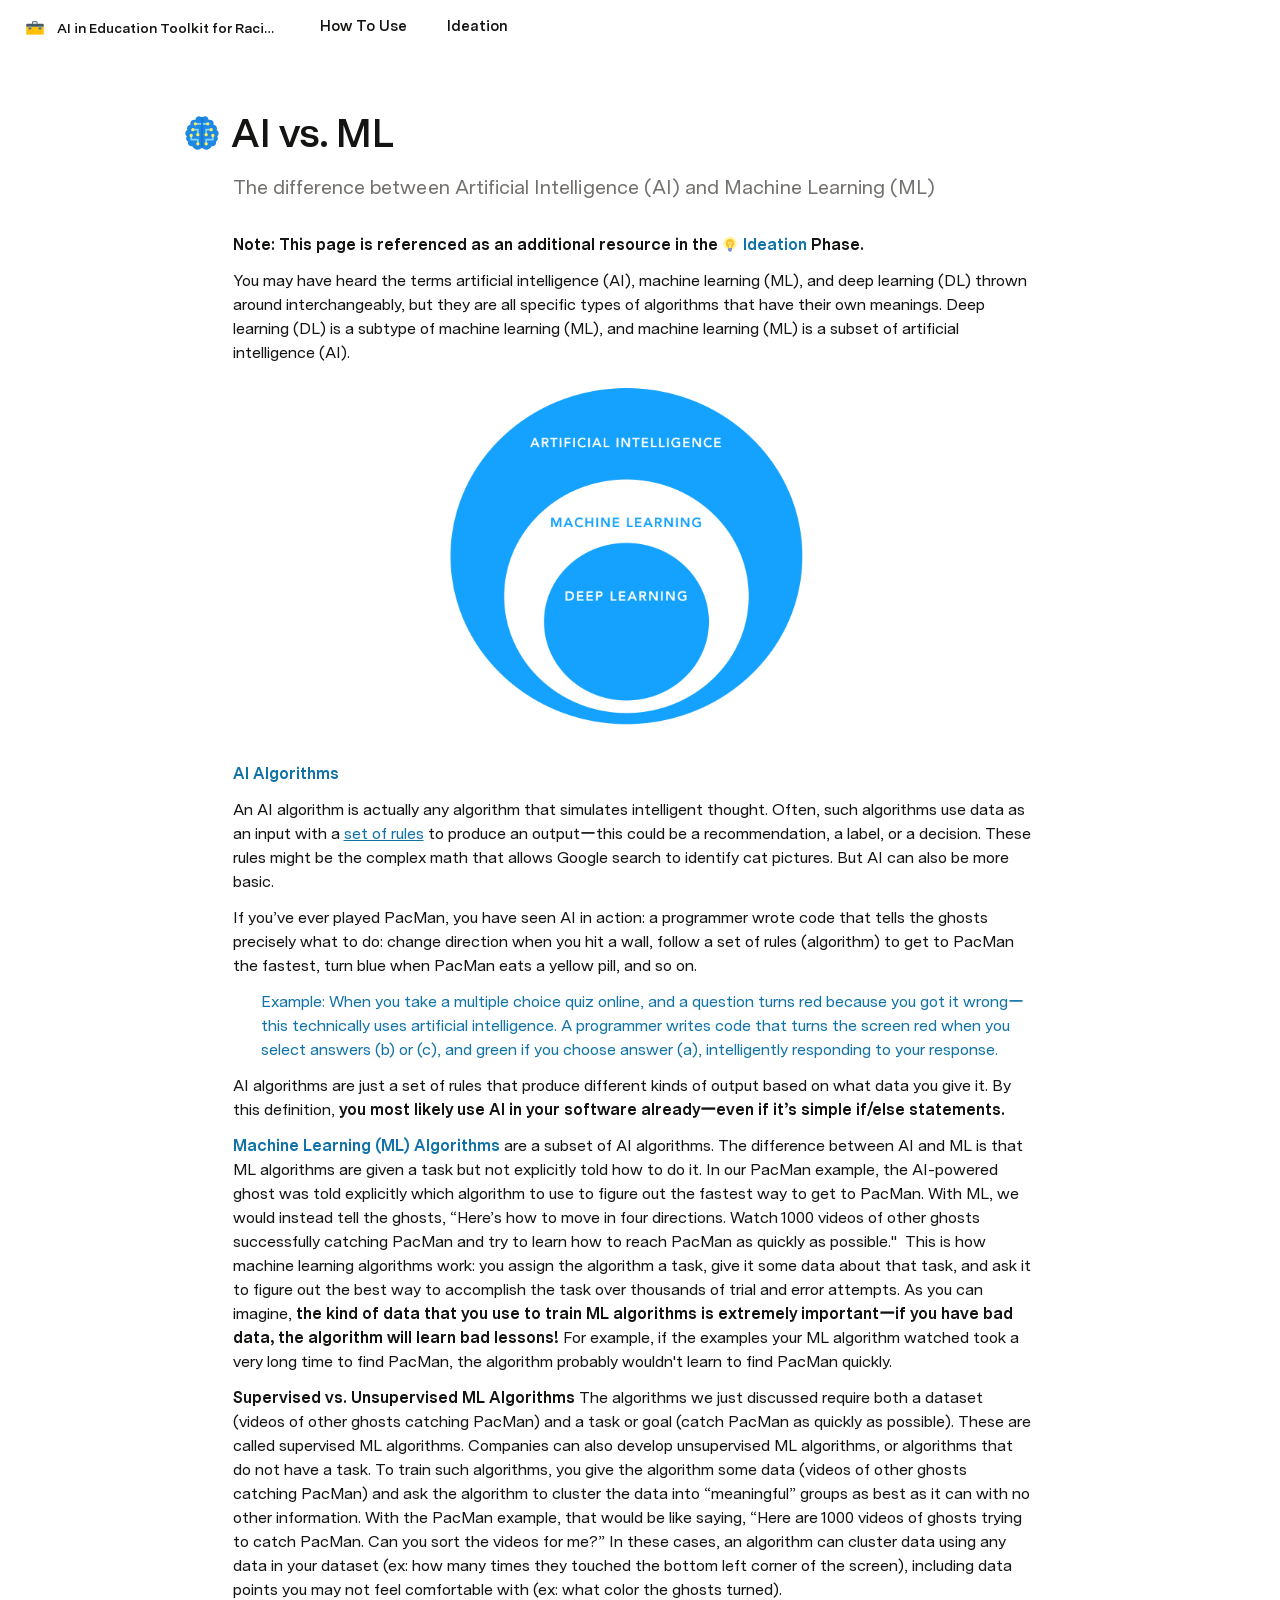
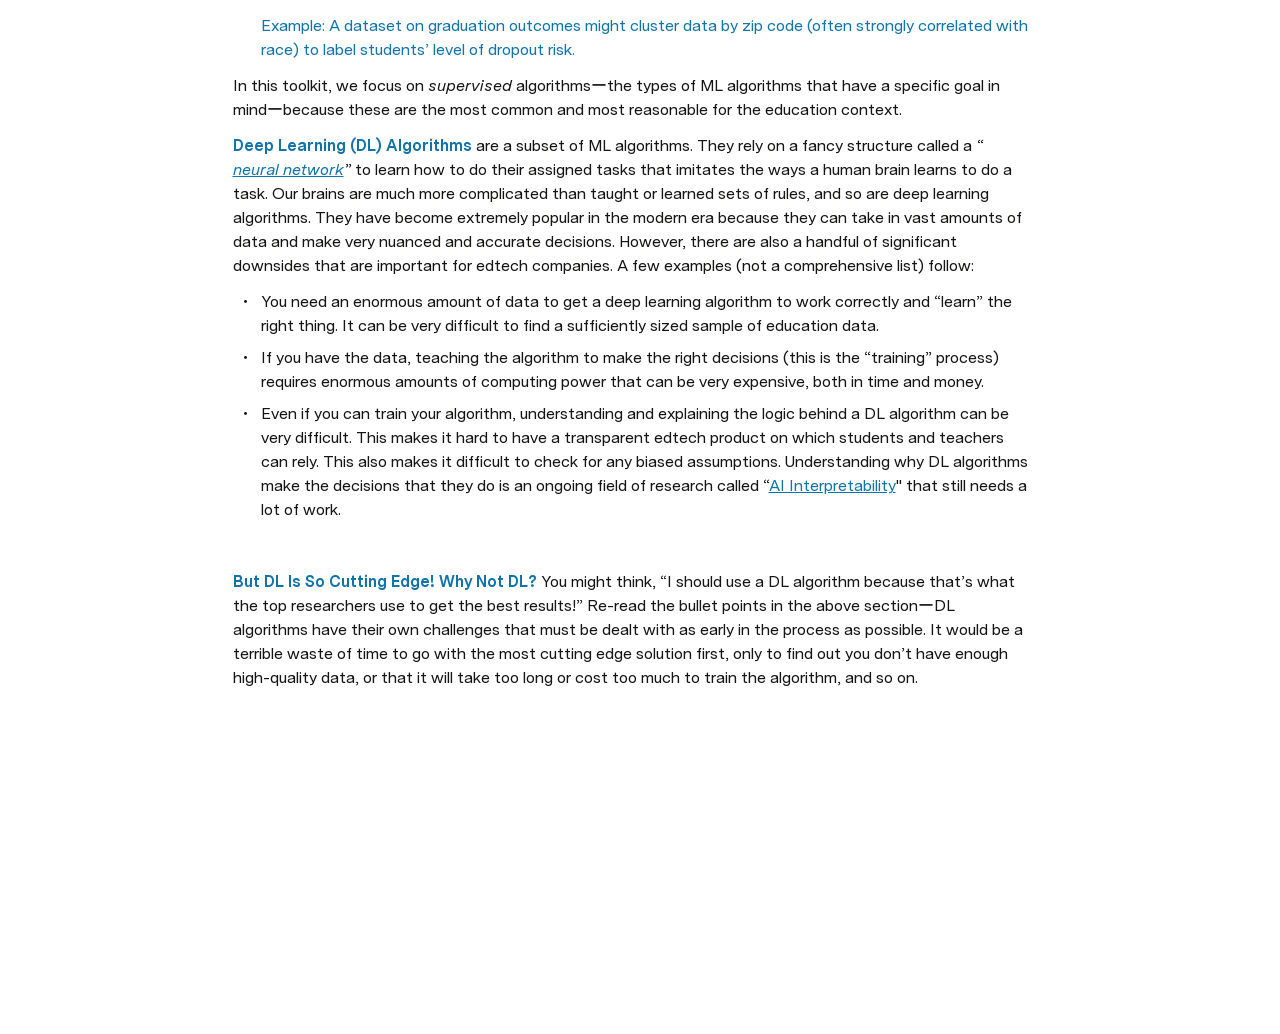
<file: ai-toolkit-website/v2.1/ideation/ai-vs-ml.html>
<!DOCTYPE html>
<html lang="en">
<head>
  <meta charset="UTF-8">
  <meta name="viewport" content="width=device-width, initial-scale=1.0">
  <title>AI vs. ML · AI in Education Toolkit for Racial Equity</title>
  <link rel="stylesheet" href="../css/style.css">
</head>
<body data-page="ai-vs-ml">
  <header class="topbar">
    <a class="doc-title" href="../index.html">
      <img src="../assets/icons/toolbox.svg" alt="" width="20" height="20"><span>AI in Education Toolkit for Racial Equity</span>
    </a>
    <nav class="tabs" aria-label="Pages">
      <a class="tab" href="../how-to-use.html" title="How To Use"><span>How To Use</span></a>
      <a class="tab" href="../ideation.html" title="Ideation"><span>Ideation</span></a>
    </nav>
  </header>

  <main class="page">
    <div class="page-header">
      <img class="page-icon" src="../assets/icons/artificial-intelligence.svg" alt="">
      <h1 class="page-title">AI vs. ML</h1>
    </div>
    <div class="page-subtitle">The difference between Artificial Intelligence (AI) and Machine Learning (ML)</div>

    <div class="page-body" id="page-content">
      <p><strong>Note: This page is referenced as an additional resource in the <a class="doc-link" href="../ideation.html"><img src="../assets/icons/idea.svg" alt="">Ideation</a> Phase.</strong></p>

      <p>You may have heard the terms artificial intelligence (AI), machine learning (ML), and deep learning (DL) thrown around interchangeably, but they are all specific types of algorithms that have their own meanings. Deep learning (DL) is a subtype of machine learning (ML), and machine learning (ML) is a subset of artificial intelligence (AI).</p>

      <img class="figure" src="../assets/images/ai-ml-dl.png" alt="Diagram: deep learning inside machine learning inside artificial intelligence" width="408" height="366">

      <p class="blue-bold">AI Algorithms</p>

      <p>An AI&nbsp;algorithm&nbsp;is actually any algorithm that simulates intelligent thought. Often, such algorithms use data as an input with a <a href="https://pathmind.com/wiki/ai-vs-machine-learning-vs-deep-learning" target="_blank" rel="noopener">set of rules</a> to produce an outputーthis could be a recommendation, a label, or a decision. These rules might be the complex&nbsp;math that allows Google search to identify cat pictures. But AI can also be more basic.</p>

      <p>If you’ve ever played PacMan, you have seen AI in action: a programmer wrote code that tells the ghosts precisely what to do: change direction when you hit a wall, follow a set of rules (algorithm) to get to PacMan the fastest, turn blue when PacMan eats a yellow pill, and so on.</p>

      <p class="example">Example: When you take a multiple choice quiz online, and a question turns red because you got it wrongーthis technically uses artificial intelligence. A programmer writes code that turns the screen red when you select answers (b) or (c), and green if you choose answer (a), intelligently responding to your response.</p>

      <p>AI algorithms are just a set of rules that produce different kinds of output based on what data you give it. By this definition, <strong>you most likely use AI in your software alreadyーeven if it’s simple if/else statements.</strong></p>

      <p><span class="blue-bold">Machine Learning (ML) Algorithms</span> are a subset of AI algorithms. The difference between AI and ML is that ML algorithms are given a task but not explicitly told how to do it. In our PacMan example, the AI-powered ghost was told explicitly which algorithm to use to figure out the fastest way to get to PacMan. With ML, we would instead tell the ghosts, “Here’s how to move in four directions. Watch 1000 videos of other ghosts successfully catching PacMan and try to learn how to reach PacMan as quickly as possible."&nbsp; This is how machine learning algorithms work: you assign the algorithm a task, give it some data about that task, and ask it to figure out the best way to accomplish the task over thousands of trial and error attempts. As you can imagine, <strong>the kind of data that you use to train ML algorithms is extremely importantーif you have bad data, the algorithm will learn bad lessons!</strong> For example, if the examples your ML algorithm watched took a very long time to find PacMan, the algorithm probably wouldn't learn to find PacMan quickly.</p>

      <p><strong>Supervised vs. Unsupervised ML Algorithms</strong> The algorithms we just discussed require both a dataset (videos of other ghosts catching PacMan) and a task or goal (catch PacMan as quickly as possible). These are called supervised ML algorithms. Companies can also develop unsupervised ML algorithms, or algorithms that do not have a task. To train such algorithms, you give the algorithm some data (videos of other ghosts catching PacMan) and ask the algorithm to cluster the data into “meaningful” groups as best as it can with no other information. With the PacMan example, that would be like saying, “Here are 1000 videos of ghosts trying to catch PacMan. Can you sort the videos for me?” In these cases, an algorithm can cluster data using any data in your dataset (ex: how many times they touched the bottom left corner of the screen), including data points you may not feel comfortable with (ex: what color the ghosts turned).</p>

      <p class="example">Example: A dataset on graduation outcomes might cluster data by zip code (often strongly correlated with race) to label students’ level of dropout risk.</p>

      <p>In this toolkit, we focus on <em>supervised</em> algorithmsーthe types of ML algorithms that have a specific goal in mindーbecause these are the most common and most reasonable for the education context.</p>

      <p><span class="blue-bold">Deep Learning (DL) Algorithms</span> are a subset of ML algorithms. They rely on a fancy structure called a <em>“</em>&#8203;<a href="https://pathmind.com/wiki/neural-network" target="_blank" rel="noopener"><em>neural network</em></a><em>”</em> to learn how to do their assigned tasks that imitates the ways a human brain learns to do a task. Our brains are much more complicated than taught or learned sets of rules, and so are deep learning algorithms. They have become extremely popular in the modern era because they can take in vast amounts of data and make very nuanced and accurate decisions. However, there are also a handful of significant downsides that are important for edtech companies. A few examples (not a comprehensive list) follow:</p>

      <ul>
        <li>You need an enormous amount of data to get a deep learning algorithm to work correctly and “learn” the right thing. It can be very difficult to find a sufficiently sized sample of education data.</li>
        <li>If you have the data, teaching the algorithm to make the right decisions (this is the “training” process) requires enormous amounts of computing power that can be very expensive, both in time and money.</li>
        <li>Even if you can train your algorithm, understanding and explaining the logic behind a DL algorithm can be very difficult. This makes it hard to have a transparent edtech product on which students and teachers can rely. This also makes it difficult to check for any biased assumptions. Understanding why DL algorithms make the decisions that they do is an ongoing field of research called “<a href="https://www.mdpi.com/2079-9292/8/8/832/pdf" target="_blank" rel="noopener">AI Interpretability</a>" that still needs a lot of work.</li>
      </ul>

      <div class="spacer"></div>

      <p><span class="blue-bold">But DL Is So Cutting Edge! Why Not DL?</span> You might think, “I should use a DL algorithm because that’s what the top researchers use to get the best results!” Re-read the bullet points in the above sectionーDL algorithms have their own challenges that must be dealt with as early in the process as possible. It would be a terrible waste of time to go with the most cutting edge solution first, only to find out you don’t have enough high-quality data, or that it will take too long or cost too much to train the algorithm, and so on.</p>
      <div class="trailing-space" style="height: 138px"></div>
    </div>
  </main>

</body>
</html>
</file>
<file: ai-toolkit-website/v1.0/css/style.css>
/*
 * One stylesheet for the whole site.
 * Values are measured from the original Superhuman (Coda) doc at 1440px width.
 */

@font-face {
  font-family: "Super Sans VF";
  font-style: normal;
  font-weight: 100 900;
  font-display: swap;
  src: url("../assets/fonts/SuperSans-VF-Upright.woff2") format("woff2");
}
@font-face {
  font-family: "Super Sans VF";
  font-style: italic;
  font-weight: 100 900;
  font-display: swap;
  src: url("../assets/fonts/SuperSans-VF-Italic.woff2") format("woff2");
}

:root {
  --text: rgb(20, 20, 19);
  --text-muted: rgb(115, 113, 109);
  --text-faint: rgb(141, 138, 134);
  --link: rgb(17, 115, 168);
  --highlight: rgb(254, 241, 187);
  --row-border: rgba(20, 20, 19, 0.12);
  --purple: rgb(113, 76, 182);

  --chip-yes: rgb(139, 195, 74);
  --chip-no: rgb(240, 84, 75);
  --chip-unclear: rgb(176, 39, 158);

  --font: "Super Sans VF", system-ui, sans-serif;
  --content-width: 800px;
  --topbar-height: 56px;
}

* { box-sizing: border-box; }

body {
  margin: 0;
  font-family: var(--font);
  font-size: 16px;
  line-height: 24px;
  color: var(--text);
  background: #fff;
  -webkit-font-smoothing: antialiased;
}

a { color: var(--link); }
.page a { white-space: nowrap; } /* the original never splits a link across two lines */

/* Same text shaping as the original doc: contextual alternates off */
.page {
  font-feature-settings: "calt" 0;
  text-rendering: optimizeLegibility;
  overflow-wrap: break-word;
}

/* ---------- Top bar ---------- */

.topbar {
  position: sticky;
  top: 0;
  z-index: 10;
  display: flex;
  align-items: center;
  height: var(--topbar-height);
  background: #fff;
}

.doc-title {
  display: flex;
  align-items: center;
  gap: 12px;
  width: 300px;
  flex-shrink: 0;
  padding: 0 24px 0 25px;
  font-size: 14px;
  line-height: 20px;
  font-weight: 600;
  color: var(--text);
  text-decoration: none;
}
.doc-title span {
  overflow: hidden;
  white-space: nowrap;
  text-overflow: ellipsis;
}

.tabs {
  display: flex;
  flex: 1;
  min-width: 0;
  height: 100%;
  overflow-x: auto;
  scrollbar-width: none;
}
.tab {
  display: block;
  flex-shrink: 0;
  max-width: 240px;
  padding: 17px 20px;
  font-size: 15px;
  line-height: 18px;
  font-weight: 600;
  color: var(--text);
  text-decoration: none;
  border-bottom: 2px solid transparent;
}
.tab span {
  display: block;
  overflow: hidden;
  white-space: nowrap;
  text-overflow: ellipsis;
}
/* The original doc doesn't underline the current tab; uncomment to show one. */
/* .tab.active { border-bottom-color: var(--text); } */

.copy-doc {
  flex-shrink: 0;
  margin: 0 18px 0 20px;
  padding: 0 12px;
  height: 28px;
  line-height: 26px;
  font-size: 14px;
  font-weight: 600;
  color: #fff;
  background: var(--purple);
  border: 1px solid var(--purple);
  border-radius: 8px;
  text-decoration: none;
}

/* ---------- Cover image (home only) ---------- */

.cover {
  display: block;
  width: 100%;
  aspect-ratio: 4 / 1;
  object-fit: cover;
}

/* ---------- Page layout ---------- */

.page {
  position: relative;
  max-width: var(--content-width);
  margin: 0 auto;
  padding: 53px 0 200px;
}

.page-header { position: relative; }

.page-icon {
  position: absolute;
  left: -51px;
  top: 4px;
  width: 40px;
  height: 40px;
}

.page-title {
  margin: 0 0 0 -2px;
  font-size: 40px;
  line-height: 48px;
  font-weight: 600;
}

.page-subtitle {
  margin-top: 16px;
  font-size: 20px;
  line-height: 28px;
  letter-spacing: 0.05px;
  color: var(--text-muted);
}

.page-body {
  margin-top: 32px;
  /* Links to page.html#page-content land like the original: title just under the top bar */
  scroll-margin-top: calc(var(--topbar-height) + 30px);
}
.page-body > :first-child { padding-top: 0; }
.page-body > :last-child { padding-bottom: 0; }

/* Empty lines the original doc leaves after the last paragraph */
.trailing-space { display: block; }

/* ---------- Left rail: like / Share / More ---------- */

/* Fixed to the viewport; js/nav.js moves it with the title until it reaches 200px */
.page-actions {
  position: fixed;
  z-index: 5;
  top: 200px;
  left: calc(50% - var(--content-width) / 2 - 200px);
  display: flex;
  flex-direction: column;
  align-items: flex-start;
  font-size: 14px;
  line-height: 20px;
  font-weight: 600;
  color: var(--text-muted);
  transition: opacity 0.1s;
}
/* Home page: hidden until the title scrolls under the top bar */
.page-actions.hidden { opacity: 0; pointer-events: none; }

.rail-item { position: relative; }
.rail-item + .rail-item { margin-top: 12px; }
.rail-item:last-child { margin-top: 17px; }

.rail-button {
  display: flex;
  align-items: center;
  gap: 12px;
  padding: 0;
  border: 0;
  background: none;
  font: inherit;
  color: inherit;
  cursor: pointer;
}
.rail-button svg { display: block; }
.rail-button[aria-pressed="true"] { color: rgb(230, 60, 60); } /* liked: thumb + count turn red */

.menu {
  position: absolute;
  top: 20px;
  left: 0;
  z-index: 6;
  min-width: 110px;
  padding: 0;
  background: #fff;
  border: 1px solid rgb(222, 219, 213);
  border-radius: 16px;
  box-shadow: rgba(0, 0, 0, 0.09) 0 1px 8px 0;
  font-size: 14px;
  line-height: 20px;
  font-weight: 400;
  color: var(--text);
  overflow: hidden;
}
.menu[hidden] { display: none; }
.menu.share-menu { width: 200px; }
.menu-item {
  display: flex;
  align-items: center;
  width: 100%;
  padding: 6px 12px;
  border: 0;
  background: none;
  font: inherit;
  color: inherit;
  text-align: left;
  text-decoration: none;
  white-space: nowrap;
  cursor: pointer;
}
.menu-item:hover { background: rgba(20, 20, 19, 0.05); }
.menu-item img, .menu-item svg { width: 16px; height: 16px; margin-right: 14px; flex-shrink: 0; }
.menu-item .icon-20 { width: 20px; height: 20px; margin-right: 8px; }

.toast {
  position: fixed;
  left: 50%;
  bottom: 32px;
  z-index: 20;
  transform: translateX(-50%);
  padding: 8px 16px;
  border-radius: 8px;
  background: var(--text);
  color: #fff;
  font-size: 14px;
  line-height: 20px;
  font-weight: 600;
  opacity: 0;
  transition: opacity 0.2s;
  pointer-events: none;
}
.toast.show { opacity: 1; }

/* ---------- Text blocks ---------- */

p { margin: 0; padding: 6px 0; }
.spacer { height: 36px; }

h1.section, h2.section, h3 { margin: 0; padding: 4px 0; }

h1.section {
  margin-top: 32px;
  font-size: 26px;
  line-height: 34px;
  font-weight: 600;
  color: var(--text-muted);
}

h2.section {
  margin-top: 24px;
  font-size: 22px;
  line-height: 30px;
  font-weight: 600;
  color: var(--text-muted);
}

h3 {
  margin-top: 20px;
  font-size: 18px;
  line-height: 26px;
  font-weight: 600;
  letter-spacing: 0.045px;
}

/* "Activity N:" headings with the grey bar on the left */
.activity {
  position: relative;
  margin: 0;
  padding: 6px 0 6px 24px;
  font-size: 26px;
  line-height: 36px;
  font-weight: 400;
  letter-spacing: 0.26px;
  color: var(--link);
}
.activity::before {
  content: "";
  position: absolute;
  left: 0;
  top: 8px;
  bottom: 8px;
  width: 3px;
  background: var(--text-muted);
}
.activity.bold { font-weight: 700; }

/* Indented blue "Example:" blocks (AI vs. ML page) */
.example {
  padding-left: 28px;
  color: var(--link);
}

ul, ol { margin: 0; padding: 0 0 0 28px; }
li { padding: 4px 0; }
.page-body > ul > li:first-child, .page-body > ol > li:first-child { padding-top: 6px; }
.page-body > ul > li:last-child, .page-body > ol > li:last-child { padding-bottom: 6px; }
li:has(> ol), li:has(> ul) { padding-bottom: 0; }
li > ol, li > ul { margin-top: 4px; }
ul { list-style: none; }
ul > li { position: relative; }
ul > li::before {
  content: "•";
  position: absolute;
  left: -20px;
  font-size: 12px;
}
ol ol { list-style: lower-alpha; }

.highlight { background: var(--highlight); }
.muted { color: var(--text-muted); }
.blue { color: var(--link); }
.blue-bold { color: var(--link); font-weight: 700; }

/* Links to other pages of the doc: bold, blue, no underline, optional icon */
.doc-link {
  color: var(--link);
  font-weight: 700;
  text-decoration: none;
  white-space: nowrap;
}
h3 .doc-link { font-weight: 600; }
.doc-link img {
  width: 16px;
  height: 16px;
  margin-right: 5px;
  vertical-align: -2px;
}
h3 .doc-link img { width: 18px; height: 18px; }

.figure {
  display: block;
  margin: 6px auto 13px;
}

/* ---------- Tables ---------- */

.table-block { margin-top: 24px; padding: 5px 0 6px; }
.table-block.tight { margin-top: 20px; }

.table-header {
  display: flex;
  justify-content: space-between;
  align-items: flex-start;
  height: 33px;
  margin-bottom: 6px;
  scroll-margin-top: calc(var(--topbar-height) + 5px);
}
.table-title {
  margin: 0;
  font-size: 22px;
  line-height: 30px;
  font-weight: 600;
}
.table-title.small { margin-top: 2px; font-size: 18px; line-height: 26px; letter-spacing: 0.045px; }
.table-search {
  width: 32px;
  height: 28px;
  border-radius: 8px;
  background: rgba(20, 20, 19, 0.06);
  display: flex;
  align-items: center;
  justify-content: center;
  color: var(--text);
}

/* Tables can be wider than the text column, like the original.
   No overflow here on desktop, so the sticky header below can stick to the page. */
.table-scroll {
  width: calc(50vw + var(--content-width) / 2 - 16px);
}

table {
  /* separate (not collapsed) borders: Chrome paints sticky header cells correctly this way */
  border-collapse: separate;
  border-spacing: 0;
  table-layout: fixed;
  font-size: 14px;
  line-height: 20px;
}
th, td {
  padding: 8px 6px;
  text-align: left;
  vertical-align: top;
  border-bottom: 1px solid var(--row-border);
}
th {
  /* Header row stays visible (5px under the top bar) until the table's last row scrolls past */
  position: sticky;
  top: calc(var(--topbar-height) + 5px);
  z-index: 2;
  background: #fff;
  box-shadow: 0 -5px 0 #fff; /* covers the 5px gap under the top bar while pinned */
  height: 33px;
  padding: 4px 6px 8px;
  vertical-align: bottom;
  font-weight: 400;
  color: var(--text-muted);
}
th.tall { height: 53px; }

/* The "+" row under each table (decorative) */
.add-row {
  height: 37px;
  margin-bottom: 12px;
  padding: 8px 6px;
  color: var(--text-faint);
}
.add-row svg { display: block; }
td p { padding: 0; }
td p + p { padding-top: 8px; }

.person { display: flex; align-items: center; line-height: 24px; }
.person img { width: 24px; height: 24px; border-radius: 50%; }
.person span { margin-left: 8px; flex: 1; }

.chevron { flex-shrink: 0; vertical-align: middle; }

.rating { display: flex; color: var(--text-faint); }
.rating .on { color: var(--purple); }

.chip { display: flex; justify-content: space-between; align-items: center; font-weight: 600; }
.chip.yes { color: var(--chip-yes); }
.chip.no { color: var(--chip-no); }
.chip.unclear { color: var(--chip-unclear); }

/* ---------- Smaller screens ---------- */

@media (max-width: 1100px) {
  .page-actions { display: none; }
}

@media (max-width: 900px) {
  .doc-title { width: auto; max-width: 200px; }
  .copy-doc { display: none; }
  .page { padding-left: 16px; padding-right: 16px; }
  .page-icon { position: static; display: block; margin-bottom: 12px; }
  .table-scroll { width: 100%; overflow-x: auto; } /* side-scroll on phones (header doesn't stick here) */
  .table-header { width: auto !important; }
}
</file>
<file: ai-toolkit-website/v2.1/css/style.css>
/*
 * One stylesheet for the whole site.
 * Values are measured from the original Superhuman (Coda) doc at 1440px width.
 */

/* Smooth fade between pages instead of a hard reload flash */
@view-transition { navigation: auto; }

/* Always reserve scrollbar space so short and long pages line up */
html { scrollbar-gutter: stable; }

@font-face {
  font-family: "Super Sans VF";
  font-style: normal;
  font-weight: 100 900;
  font-display: block;
  src: url("../assets/fonts/SuperSans-VF-Upright.woff2") format("woff2");
}
@font-face {
  font-family: "Super Sans VF";
  font-style: italic;
  font-weight: 100 900;
  font-display: block;
  src: url("../assets/fonts/SuperSans-VF-Italic.woff2") format("woff2");
}

:root {
  --text: rgb(20, 20, 19);
  --text-muted: rgb(115, 113, 109);
  --text-faint: rgb(141, 138, 134);
  --link: rgb(17, 115, 168);
  --highlight: rgb(254, 241, 187);
  --row-border: rgba(20, 20, 19, 0.12);
  --purple: rgb(113, 76, 182);

  --chip-yes: rgb(139, 195, 74);
  --chip-no: rgb(240, 84, 75);
  --chip-unclear: rgb(176, 39, 158);

  --font: "Super Sans VF", system-ui, sans-serif;
  --content-width: 800px;
  --topbar-height: 56px;
}

* { box-sizing: border-box; }

body {
  margin: 0;
  font-family: var(--font);
  font-size: 16px;
  line-height: 24px;
  color: var(--text);
  background: #fff;
  -webkit-font-smoothing: antialiased;
}

a { color: var(--link); }
.page a { white-space: nowrap; } /* the original never splits a link across two lines */

/* Same text shaping as the original doc: contextual alternates off */
.page {
  font-feature-settings: "calt" 0;
  text-rendering: optimizeLegibility;
  overflow-wrap: break-word;
}

/* ---------- Top bar ---------- */

.topbar {
  position: sticky;
  top: 0;
  z-index: 10;
  display: flex;
  align-items: center;
  height: var(--topbar-height);
  background: #fff;
  view-transition-name: topbar; /* top bar stays put while the page fades */
}

.doc-title {
  display: flex;
  align-items: center;
  gap: 12px;
  width: 300px;
  flex-shrink: 0;
  padding: 0 24px 0 25px;
  font-size: 14px;
  line-height: 20px;
  font-weight: 600;
  color: var(--text);
  text-decoration: none;
}
.doc-title span {
  overflow: hidden;
  white-space: nowrap;
  text-overflow: ellipsis;
}

.tabs {
  display: flex;
  flex: 1;
  min-width: 0;
  height: 100%;
  overflow-x: auto;
  scrollbar-width: none;
}
.tab {
  display: block;
  flex-shrink: 0;
  max-width: 240px;
  padding: 17px 20px;
  font-size: 15px;
  line-height: 18px;
  font-weight: 600;
  color: var(--text);
  text-decoration: none;
  border-bottom: 2px solid transparent;
}
.tab span {
  display: block;
  overflow: hidden;
  white-space: nowrap;
  text-overflow: ellipsis;
}
/* The original doc doesn't underline the current tab; uncomment to show one. */
/* .tab.active { border-bottom-color: var(--text); } */

/* ---------- Cover image (home only) ---------- */

.cover {
  display: block;
  width: 100%;
  aspect-ratio: 4 / 1;
  object-fit: cover;
}

/* ---------- Page layout ---------- */

.page {
  position: relative;
  max-width: var(--content-width);
  margin: 0 auto;
  padding: 53px 0 200px;
}

.page-header { position: relative; }

.page-icon {
  position: absolute;
  left: -51px;
  top: 4px;
  width: 40px;
  height: 40px;
}

.page-title {
  margin: 0 0 0 -2px;
  font-size: 40px;
  line-height: 48px;
  font-weight: 600;
}

.page-subtitle {
  margin-top: 16px;
  font-size: 20px;
  line-height: 28px;
  letter-spacing: 0.05px;
  color: var(--text-muted);
}

.page-body {
  margin-top: 32px;
  /* Links to page.html#page-content land like the original: title just under the top bar */
  scroll-margin-top: calc(var(--topbar-height) + 30px);
}
.page-body > :first-child { padding-top: 0; }
.page-body > :last-child { padding-bottom: 0; }

/* Empty lines the original doc leaves after the last paragraph */
.trailing-space { display: block; }

/* ---------- Text blocks ---------- */

p { margin: 0; padding: 6px 0; }
.spacer { height: 36px; }

h1.section, h2.section, h3 { margin: 0; padding: 4px 0; }

h1.section {
  margin-top: 32px;
  font-size: 26px;
  line-height: 34px;
  font-weight: 600;
  color: var(--text-muted);
}

h2.section {
  margin-top: 24px;
  font-size: 22px;
  line-height: 30px;
  font-weight: 600;
  color: var(--text-muted);
}

h3 {
  margin-top: 20px;
  font-size: 18px;
  line-height: 26px;
  font-weight: 600;
  letter-spacing: 0.045px;
}

/* "Activity N:" headings with the grey bar on the left */
.activity {
  position: relative;
  margin: 0;
  padding: 6px 0 6px 24px;
  font-size: 26px;
  line-height: 36px;
  font-weight: 400;
  letter-spacing: 0.26px;
  color: var(--link);
}
.activity::before {
  content: "";
  position: absolute;
  left: 0;
  top: 8px;
  bottom: 8px;
  width: 3px;
  background: var(--text-muted);
}
.activity.bold { font-weight: 700; }

/* Indented blue "Example:" blocks (AI vs. ML page) */
.example {
  padding-left: 28px;
  color: var(--link);
}

ul, ol { margin: 0; padding: 0 0 0 28px; }
li { padding: 4px 0; }
.page-body > ul > li:first-child, .page-body > ol > li:first-child { padding-top: 6px; }
.page-body > ul > li:last-child, .page-body > ol > li:last-child { padding-bottom: 6px; }
li:has(> ol), li:has(> ul) { padding-bottom: 0; }
li > ol, li > ul { margin-top: 4px; }
ul { list-style: none; }
ul > li { position: relative; }
ul > li::before {
  content: "•";
  position: absolute;
  left: -20px;
  font-size: 12px;
}
ol ol { list-style: lower-alpha; }

.highlight { background: var(--highlight); }
.muted { color: var(--text-muted); }
.blue { color: var(--link); }
.blue-bold { color: var(--link); font-weight: 700; }

/* Links to other pages of the doc: bold, blue, no underline, optional icon */
.doc-link {
  color: var(--link);
  font-weight: 700;
  text-decoration: none;
  white-space: nowrap;
}
h3 .doc-link { font-weight: 600; }
.doc-link img {
  width: 16px;
  height: 16px;
  margin-right: 5px;
  vertical-align: -2px;
}
h3 .doc-link img { width: 18px; height: 18px; }

.figure {
  display: block;
  margin: 6px auto 13px;
}

/* ---------- Tables ---------- */

.table-block { margin-top: 24px; padding: 5px 0 6px; }
.table-block.tight { margin-top: 20px; }

.table-header {
  display: flex;
  justify-content: space-between;
  align-items: flex-start;
  height: 33px;
  margin-bottom: 6px;
  scroll-margin-top: calc(var(--topbar-height) + 5px);
}
.table-title {
  margin: 0;
  font-size: 22px;
  line-height: 30px;
  font-weight: 600;
}
.table-title.small { margin-top: 2px; font-size: 18px; line-height: 26px; letter-spacing: 0.045px; }
.table-search {
  width: 32px;
  height: 28px;
  border-radius: 8px;
  background: rgba(20, 20, 19, 0.06);
  display: flex;
  align-items: center;
  justify-content: center;
  color: var(--text);
}

/* Tables can be wider than the text column, like the original.
   No overflow here on desktop, so the sticky header below can stick to the page. */
.table-scroll {
  width: calc(50vw + var(--content-width) / 2 - 16px);
}

table {
  /* separate (not collapsed) borders: Chrome paints sticky header cells correctly this way */
  border-collapse: separate;
  border-spacing: 0;
  table-layout: fixed;
  font-size: 14px;
  line-height: 20px;
}
th, td {
  padding: 8px 6px;
  text-align: left;
  vertical-align: top;
  border-bottom: 1px solid var(--row-border);
}
th {
  /* Header row stays visible (5px under the top bar) until the table's last row scrolls past */
  position: sticky;
  top: calc(var(--topbar-height) + 5px);
  z-index: 2;
  background: #fff;
  box-shadow: 0 -5px 0 #fff; /* covers the 5px gap under the top bar while pinned */
  height: 33px;
  padding: 4px 6px 8px;
  vertical-align: bottom;
  font-weight: 400;
  color: var(--text-muted);
}
th.tall { height: 53px; }

/* The "+" row under each table (decorative) */
.add-row {
  height: 37px;
  margin-bottom: 12px;
  padding: 8px 6px;
  color: var(--text-faint);
}
.add-row svg { display: block; }
td p { padding: 0; }
td p + p { padding-top: 8px; }

.person { display: flex; align-items: center; line-height: 24px; }
.person img { width: 24px; height: 24px; border-radius: 50%; }
.person span { margin-left: 8px; flex: 1; }

.chevron { flex-shrink: 0; vertical-align: middle; }

.rating { display: flex; color: var(--text-faint); }
.rating .on { color: var(--purple); }

.chip { display: flex; justify-content: space-between; align-items: center; font-weight: 600; }
.chip.yes { color: var(--chip-yes); }
.chip.no { color: var(--chip-no); }
.chip.unclear { color: var(--chip-unclear); }

/* ---------- Smaller screens ---------- */

@media (max-width: 900px) {
  .doc-title { width: auto; max-width: 200px; }
  .page { padding-left: 16px; padding-right: 16px; }
  .page-icon { position: static; display: block; margin-bottom: 12px; }
  .table-scroll { width: 100%; overflow-x: auto; } /* side-scroll on phones (header doesn't stick here) */
  .table-header { width: auto !important; }
}
</file>
<file: ai-toolkit-website/v2.2/css/style.css>
/*
 * One stylesheet for the whole site.
 * Values are measured from the original Superhuman (Coda) doc at 1440px width.
 */

/* Smooth fade between pages instead of a hard reload flash */
@view-transition { navigation: auto; }

/* Always reserve scrollbar space so short and long pages line up */
html { scrollbar-gutter: stable; }

@font-face {
  font-family: "Super Sans VF";
  font-style: normal;
  font-weight: 100 900;
  font-display: block;
  src: url("../assets/fonts/SuperSans-VF-Upright.woff2") format("woff2");
}
@font-face {
  font-family: "Super Sans VF";
  font-style: italic;
  font-weight: 100 900;
  font-display: block;
  src: url("../assets/fonts/SuperSans-VF-Italic.woff2") format("woff2");
}

:root {
  --text: rgb(20, 20, 19);
  --text-muted: rgb(115, 113, 109);
  --text-faint: rgb(141, 138, 134);
  --link: rgb(17, 115, 168);
  --highlight: rgb(254, 241, 187);
  --row-border: rgba(20, 20, 19, 0.12);
  --purple: rgb(113, 76, 182);

  --chip-yes: rgb(139, 195, 74);
  --chip-no: rgb(240, 84, 75);
  --chip-unclear: rgb(176, 39, 158);

  --font: "Super Sans VF", system-ui, sans-serif;
  --content-width: 800px;
  --topbar-height: 56px;
}

* { box-sizing: border-box; }

body {
  margin: 0;
  font-family: var(--font);
  font-size: 16px;
  line-height: 24px;
  color: var(--text);
  background: #fff;
  -webkit-font-smoothing: antialiased;
}

a { color: var(--link); }
.page a { white-space: nowrap; } /* the original never splits a link across two lines */

/* Same text shaping as the original doc: contextual alternates off */
.page {
  font-feature-settings: "calt" 0;
  text-rendering: optimizeLegibility;
  overflow-wrap: break-word;
}

/* ---------- Top bar ---------- */

.topbar {
  position: sticky;
  top: 0;
  z-index: 10;
  display: flex;
  align-items: center;
  height: var(--topbar-height);
  background: #fff;
  view-transition-name: topbar; /* top bar stays put while the page fades */
}

.doc-title {
  display: flex;
  align-items: center;
  gap: 12px;
  width: 300px;
  flex-shrink: 0;
  padding: 0 24px 0 25px;
  font-size: 14px;
  line-height: 20px;
  font-weight: 600;
  color: var(--text);
  text-decoration: none;
}
.doc-title span {
  overflow: hidden;
  white-space: nowrap;
  text-overflow: ellipsis;
}

.tabs {
  display: flex;
  flex: 1;
  min-width: 0;
  height: 100%;
  overflow-x: auto;
  scrollbar-width: none;
}
.tab {
  display: block;
  flex-shrink: 0;
  max-width: 240px;
  padding: 17px 20px;
  font-size: 15px;
  line-height: 18px;
  font-weight: 600;
  color: var(--text);
  text-decoration: none;
  border-bottom: 2px solid transparent;
}
.tab span {
  display: block;
  overflow: hidden;
  white-space: nowrap;
  text-overflow: ellipsis;
}
/* The original doc doesn't underline the current tab; uncomment to show one. */
/* .tab.active { border-bottom-color: var(--text); } */

/* ---------- Cover image (home only) ---------- */

.cover {
  display: block;
  width: 100%;
  aspect-ratio: 4 / 1;
  object-fit: cover;
}

/* ---------- Page layout ---------- */

.page {
  position: relative;
  max-width: var(--content-width);
  margin: 0 auto;
  padding: 53px 0 200px;
}

.page-header { position: relative; }

.page-icon {
  position: absolute;
  left: -51px;
  top: 4px;
  width: 40px;
  height: 40px;
}

.page-title {
  margin: 0 0 0 -2px;
  font-size: 40px;
  line-height: 48px;
  font-weight: 600;
}

.page-subtitle {
  margin-top: 16px;
  font-size: 20px;
  line-height: 28px;
  letter-spacing: 0.05px;
  color: var(--text-muted);
}

.page-resource-link {
  margin-top: 8px;
  margin-bottom: 0;
  font-size: 20px;
  line-height: 28px;
  letter-spacing: 0.05px;
  color: var(--text-muted);
}
.page-resource-link span {
  color: var(--text-muted);
}
.page-resource-link a {
  color: var(--link);
  font-weight: 600;
  text-decoration: underline;
  text-underline-offset: 2px;
}

.page-body {
  margin-top: 32px;
  /* Links to page.html#page-content land like the original: title just under the top bar */
  scroll-margin-top: calc(var(--topbar-height) + 30px);
}
.page-body > :first-child { padding-top: 0; }
.page-body > :last-child { padding-bottom: 0; }

/* Empty lines the original doc leaves after the last paragraph */
.trailing-space { display: block; }

/* ---------- Text blocks ---------- */

p { margin: 0; padding: 6px 0; }
.spacer { height: 36px; }

h1.section, h2.section, h3 { margin: 0; padding: 4px 0; }

h1.section {
  margin-top: 32px;
  font-size: 26px;
  line-height: 34px;
  font-weight: 600;
  color: var(--text-muted);
}

h2.section {
  margin-top: 24px;
  font-size: 22px;
  line-height: 30px;
  font-weight: 600;
  color: var(--text-muted);
}

h3 {
  margin-top: 20px;
  font-size: 18px;
  line-height: 26px;
  font-weight: 600;
  letter-spacing: 0.045px;
}

/* "Activity N:" headings with the grey bar on the left */
.activity {
  position: relative;
  margin: 0;
  padding: 6px 0 6px 24px;
  font-size: 26px;
  line-height: 36px;
  font-weight: 400;
  letter-spacing: 0.26px;
  color: var(--link);
}
.activity::before {
  content: "";
  position: absolute;
  left: 0;
  top: 8px;
  bottom: 8px;
  width: 3px;
  background: var(--text-muted);
}
.activity.bold { font-weight: 700; }

/* Indented blue "Example:" blocks (AI vs. ML page) */
.example {
  padding-left: 28px;
  color: var(--link);
}

ul, ol { margin: 0; padding: 0 0 0 28px; }
li { padding: 4px 0; }
.page-body > ul > li:first-child, .page-body > ol > li:first-child { padding-top: 6px; }
.page-body > ul > li:last-child, .page-body > ol > li:last-child { padding-bottom: 6px; }
li:has(> ol), li:has(> ul) { padding-bottom: 0; }
li > ol, li > ul { margin-top: 4px; }
ul { list-style: none; }
ul > li { position: relative; }
ul > li::before {
  content: "•";
  position: absolute;
  left: -20px;
  font-size: 12px;
}
ol ol { list-style: lower-alpha; }

.highlight { background: var(--highlight); }
.muted { color: var(--text-muted); }
.blue { color: var(--link); }
.blue-bold { color: var(--link); font-weight: 700; }

/* Links to other pages of the doc: bold, blue, no underline, optional icon */
.doc-link {
  color: var(--link);
  font-weight: 700;
  text-decoration: none;
  white-space: nowrap;
}
h3 .doc-link { font-weight: 600; }
.doc-link img {
  width: 16px;
  height: 16px;
  margin-right: 5px;
  vertical-align: -2px;
}
h3 .doc-link img { width: 18px; height: 18px; }

.figure {
  display: block;
  margin: 6px auto 13px;
}

/* ---------- Tables ---------- */

.table-block { margin-top: 24px; padding: 5px 0 6px; }
.table-block.tight { margin-top: 20px; }

.table-header {
  display: flex;
  justify-content: space-between;
  align-items: flex-start;
  height: 33px;
  margin-bottom: 6px;
  scroll-margin-top: calc(var(--topbar-height) + 5px);
}
.table-title {
  margin: 0;
  font-size: 22px;
  line-height: 30px;
  font-weight: 600;
}
.table-title.small { margin-top: 2px; font-size: 18px; line-height: 26px; letter-spacing: 0.045px; }
.table-search {
  width: 32px;
  height: 28px;
  border-radius: 8px;
  background: rgba(20, 20, 19, 0.06);
  display: flex;
  align-items: center;
  justify-content: center;
  color: var(--text);
}

/* Tables can be wider than the text column, like the original.
   No overflow here on desktop, so the sticky header below can stick to the page. */
.table-scroll {
  width: calc(50vw + var(--content-width) / 2 - 16px);
}

table {
  /* separate (not collapsed) borders: Chrome paints sticky header cells correctly this way */
  border-collapse: separate;
  border-spacing: 0;
  table-layout: fixed;
  font-size: 14px;
  line-height: 20px;
}
th, td {
  padding: 8px 6px;
  text-align: left;
  vertical-align: top;
  border-bottom: 1px solid var(--row-border);
}
th {
  /* Header row stays visible (5px under the top bar) until the table's last row scrolls past */
  position: sticky;
  top: calc(var(--topbar-height) + 5px);
  z-index: 2;
  background: #fff;
  box-shadow: 0 -5px 0 #fff; /* covers the 5px gap under the top bar while pinned */
  height: 33px;
  padding: 4px 6px 8px;
  vertical-align: bottom;
  font-weight: 400;
  color: var(--text-muted);
}
th.tall { height: 53px; }

/* The "+" row under each table (decorative) */
.add-row {
  height: 37px;
  margin-bottom: 12px;
  padding: 8px 6px;
  color: var(--text-faint);
}
.add-row svg { display: block; }
td p { padding: 0; }
td p + p { padding-top: 8px; }

.person { display: flex; align-items: center; line-height: 24px; }
.person img { width: 24px; height: 24px; border-radius: 50%; }
.person span { margin-left: 8px; flex: 1; }

.chevron { flex-shrink: 0; vertical-align: middle; }

.rating { display: flex; color: var(--text-faint); }
.rating .on { color: var(--purple); }

.chip { display: flex; justify-content: space-between; align-items: center; font-weight: 600; }
.chip.yes { color: var(--chip-yes); }
.chip.no { color: var(--chip-no); }
.chip.unclear { color: var(--chip-unclear); }

/* ---------- Smaller screens ---------- */

@media (max-width: 900px) {
  .doc-title { width: auto; max-width: 200px; }
  .page { padding-left: 16px; padding-right: 16px; }
  .page-icon { position: static; display: block; margin-bottom: 12px; }
  .table-scroll { width: 100%; overflow-x: auto; } /* side-scroll on phones (header doesn't stick here) */
  .table-header { width: auto !important; }
}
</file>
